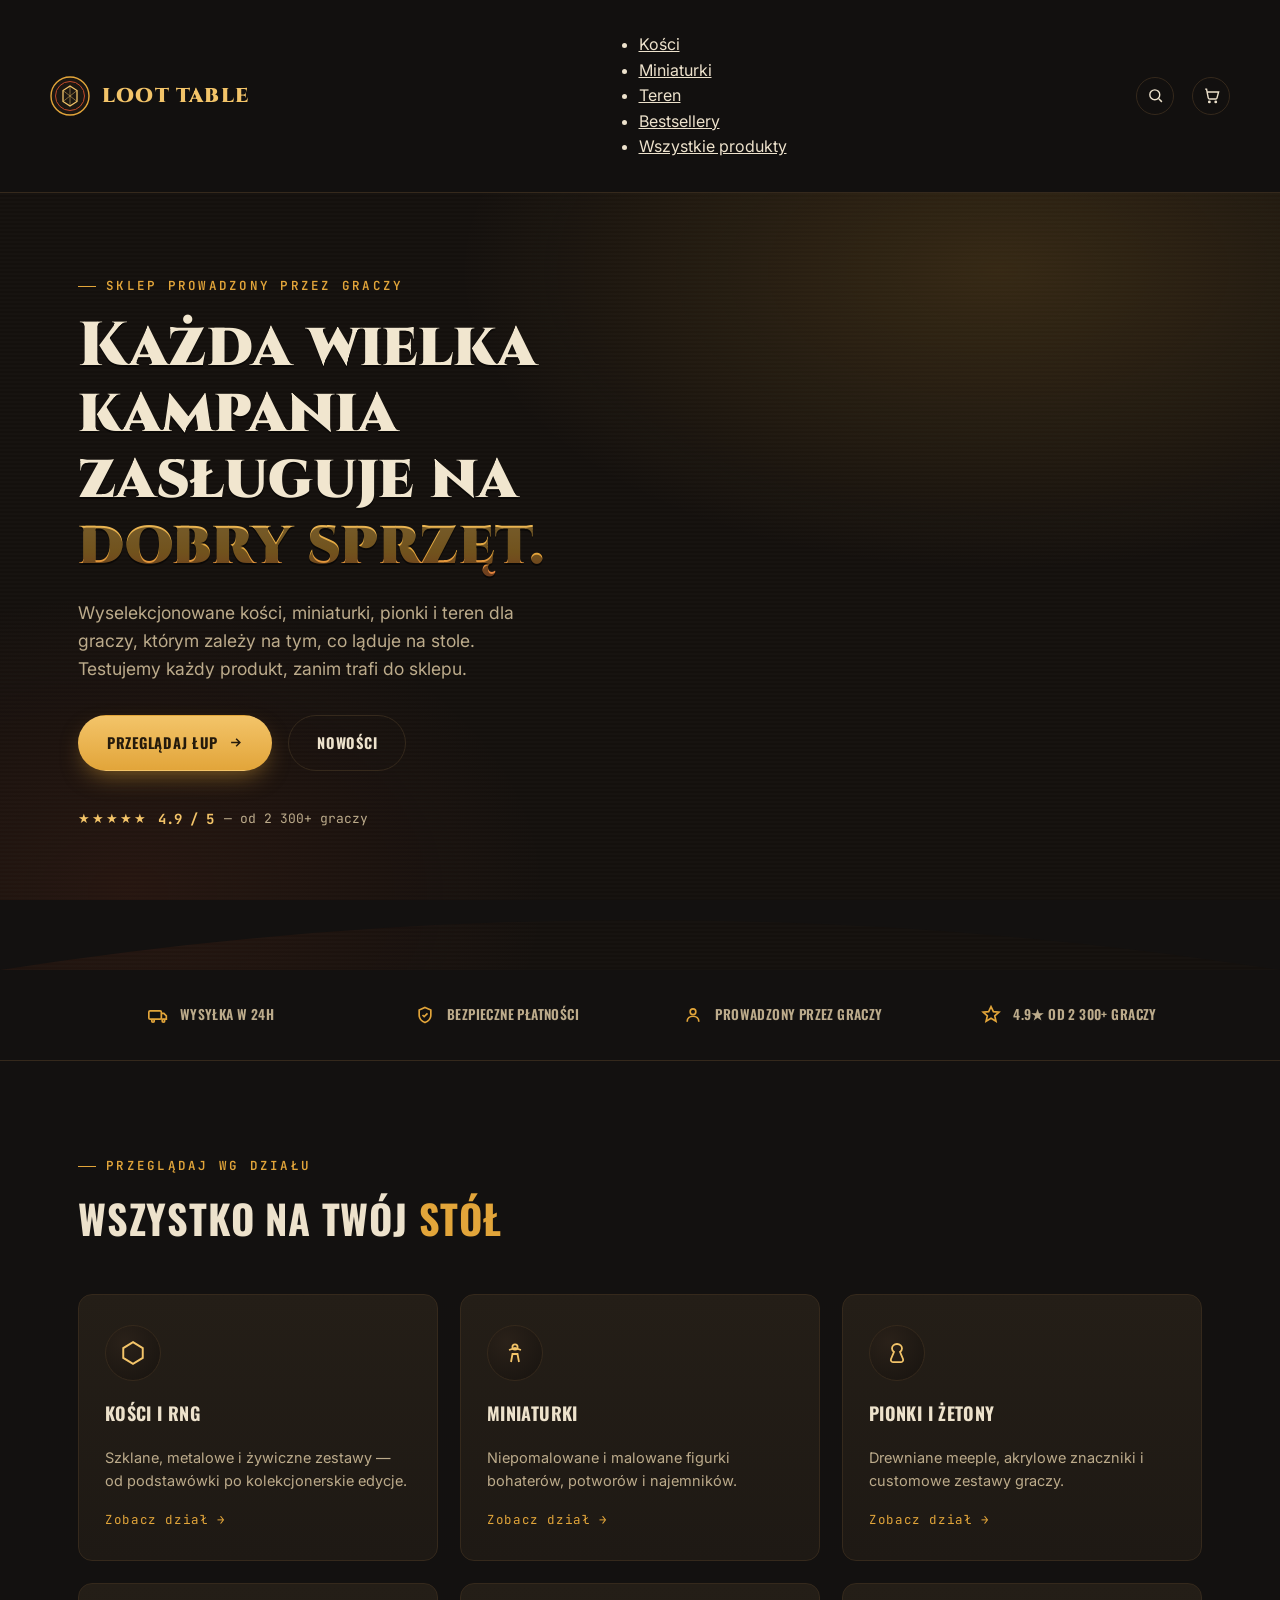
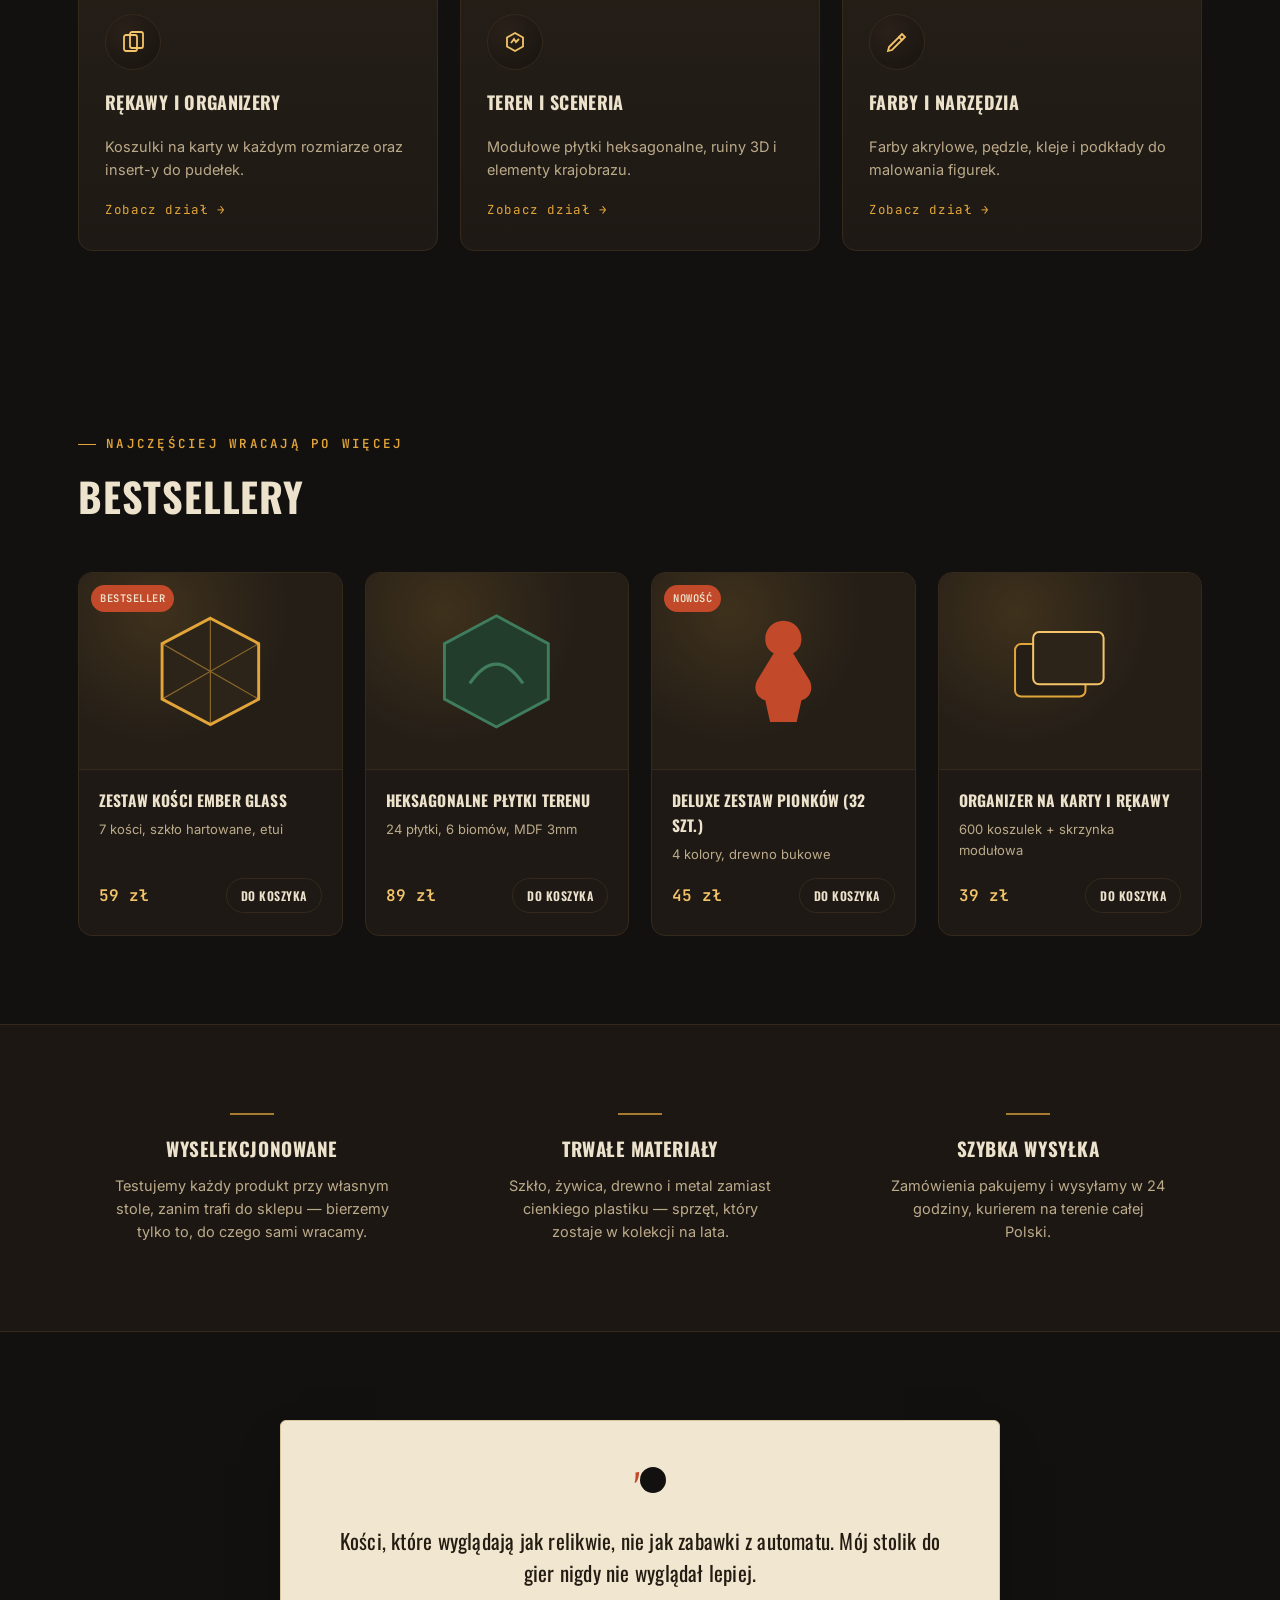
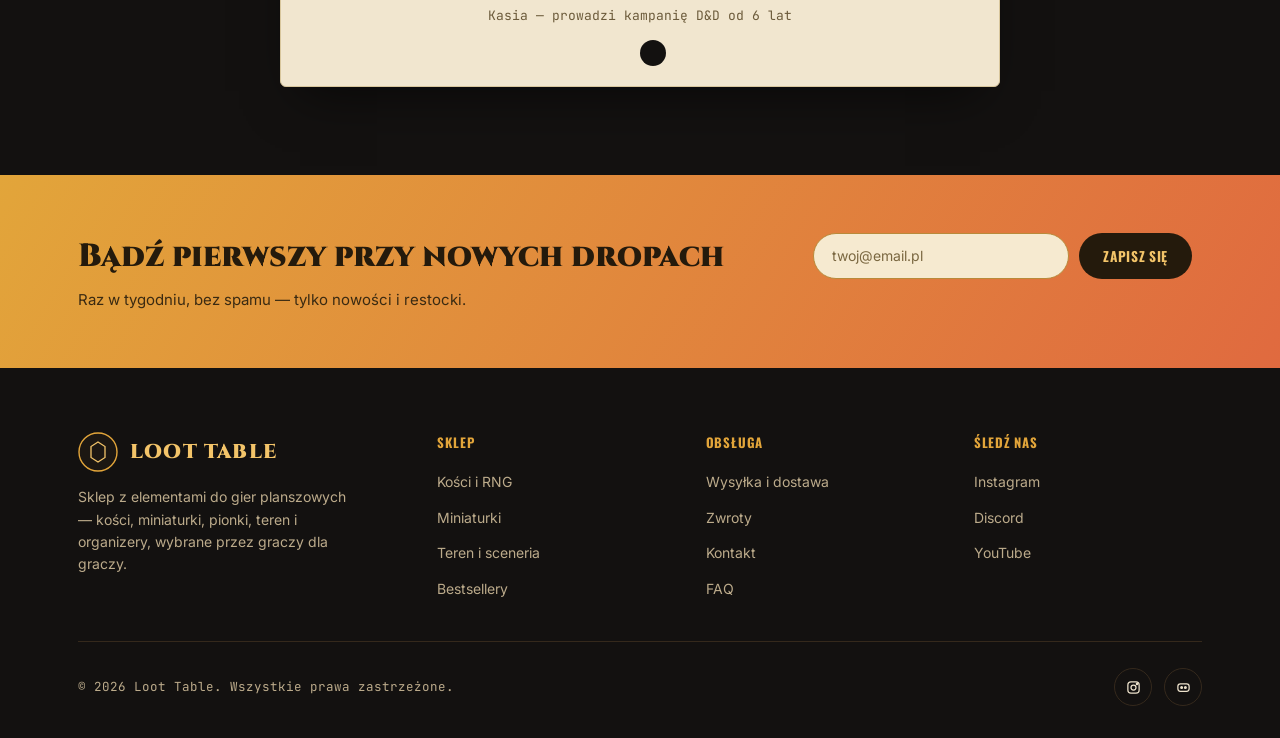
<file: index.html>
<!DOCTYPE html>
<html lang="pl">
<head>
<meta charset="UTF-8">
<meta name="viewport" content="width=device-width, initial-scale=1.0">
<title>Loot Table — Sklep dla graczy planszówkowych</title>
<meta name="description" content="Kości, miniaturki, pionki, teren i organizery do gier planszowych. Wyselekcjonowane, testowane przy stole.">
<link rel="preconnect" href="https://fonts.googleapis.com">
<link rel="preconnect" href="https://fonts.gstatic.com" crossorigin>
<link href="https://fonts.googleapis.com/css2?family=Cinzel:wght@600;700;900&family=Oswald:wght@500;600;700&family=Inter:wght@400;500;600&family=JetBrains+Mono:wght@500;600&display=swap" rel="stylesheet">
<style>
  :root{
    --bg: #131110;
    --bg-1: #1c1712;
    --panel: #1e1914;
    --panel-2: #241e17;
    --line: #35291c;
    --gold: #e2a53a;
    --gold-2: #f3c469;
    --ember: #c24a2a;
    --ember-2: #e06a3f;
    --parchment: #f1e6cf;
    --ink: #241c12;
    --text: #ede2cc;
    --text-muted: #bcab8b;
    --emerald: #3f7d5c;
    --slate: #6c7580;
    --radius: 14px;
    --wrap: 1180px;
  }

  *{box-sizing:border-box;}
  html{scroll-behavior:smooth;}
  @media (prefers-reduced-motion: reduce){
    html{scroll-behavior:auto;}
    *{animation-duration:0.001ms !important; animation-iteration-count:1 !important; transition-duration:0.001ms !important;}
  }

  body{
    margin:0;
    background:var(--bg);
    color:var(--text);
    font-family:'Inter', sans-serif;
    font-size:16px;
    line-height:1.6;
    -webkit-font-smoothing:antialiased;
  }

  img,svg{display:block; max-width:100%;}
  a{color:inherit;}
  .wrap{max-width:var(--wrap); margin:0 auto; padding:0 28px;}
  .eyebrow{
    font-family:'JetBrains Mono', monospace;
    font-size:12.5px;
    font-weight:600;
    letter-spacing:.18em;
    text-transform:uppercase;
    color:var(--gold);
    display:inline-flex;
    align-items:center;
    gap:10px;
  }
  .eyebrow::before{
    content:"";
    width:18px; height:1px;
    background:var(--gold);
    display:inline-block;
  }
  .section-title{
    font-family:'Oswald', sans-serif;
    font-weight:700;
    text-transform:uppercase;
    letter-spacing:.02em;
    font-size:clamp(28px, 3.6vw, 40px);
    color:var(--text);
    margin:10px 0 0;
  }
  .section-title em{color:var(--gold); font-style:normal;}
  section{padding:88px 0;}

  :focus-visible{outline:2px solid var(--gold-2); outline-offset:3px;}

  /* ---------- seal mark ---------- */
  .seal{
    width:40px; height:40px; flex-shrink:0;
  }

  /* ---------- header ---------- */
  header.site{
    position:sticky; top:0; z-index:50;
    background:rgba(19,17,16,.86);
    backdrop-filter:blur(10px);
    border-bottom:1px solid var(--line);
  }
  header.site .bar{
    display:flex; align-items:center; justify-content:space-between;
    padding:16px 0;
  }
  .brand{display:flex; align-items:center; gap:12px; text-decoration:none;}
  .brand-word{
    font-family:'Cinzel', serif;
    font-weight:900;
    font-size:20px;
    letter-spacing:.06em;
    color:var(--gold-2);
    text-transform:uppercase;
  }
  nav.links{display:flex; gap:32px; list-style:none; margin:0; padding:0;}
  nav.links a{
    font-family:'Oswald', sans-serif;
    font-size:14px;
    font-weight:600;
    letter-spacing:.04em;
    text-transform:uppercase;
    text-decoration:none;
    color:var(--text-muted);
    transition:color .15s ease;
  }
  nav.links a:hover{color:var(--gold-2);}
  .header-actions{display:flex; align-items:center; gap:18px;}
  .icon-btn{
    background:none; border:1px solid var(--line); color:var(--text);
    width:38px; height:38px; border-radius:50%;
    display:flex; align-items:center; justify-content:center;
    cursor:pointer; transition:border-color .15s ease, color .15s ease;
  }
  .icon-btn:hover{border-color:var(--gold); color:var(--gold-2);}
  .nav-toggle{display:none; background:none; border:none; color:var(--text); cursor:pointer;}

  /* ---------- hero ---------- */
  .hero{
    position:relative;
    overflow:hidden;
    padding:76px 0 0;
    background:
      radial-gradient(ellipse 900px 500px at 78% 10%, rgba(226,165,58,.16), transparent 60%),
      radial-gradient(ellipse 700px 500px at 10% 90%, rgba(194,74,42,.10), transparent 60%),
      repeating-linear-gradient(180deg, #171310 0px, #171310 2px, #14100d 2px, #14100d 4px),
      var(--bg);
  }
  .hero-grid{
    display:grid;
    grid-template-columns:1.05fr .95fr;
    gap:40px;
    align-items:center;
  }
  .hero-copy h1{
    font-family:'Cinzel', serif;
    font-weight:900;
    font-size:clamp(38px, 5.4vw, 62px);
    line-height:1.06;
    margin:18px 0 22px;
    color:var(--parchment);
    text-shadow:0 2px 0 rgba(0,0,0,.5);
  }
  .hero-copy h1 span{
    background:linear-gradient(180deg, var(--gold-2), var(--gold) 60%, var(--ember-2));
    -webkit-background-clip:text;
    background-clip:text;
    color:transparent;
  }
  .hero-copy p{
    color:var(--text-muted);
    font-size:17.5px;
    max-width:480px;
    margin:0 0 32px;
  }
  .hero-ctas{display:flex; gap:16px; flex-wrap:wrap; margin-bottom:34px;}
  .btn{
    font-family:'Oswald', sans-serif;
    font-weight:700;
    font-size:14.5px;
    letter-spacing:.05em;
    text-transform:uppercase;
    text-decoration:none;
    padding:15px 28px;
    border-radius:999px;
    display:inline-flex;
    align-items:center;
    gap:10px;
    cursor:pointer;
    border:1px solid transparent;
    transition:transform .15s ease, box-shadow .15s ease, background .15s ease;
  }
  .btn:hover{transform:translateY(-2px);}
  .btn-primary{
    background:linear-gradient(180deg, var(--gold-2), var(--gold));
    color:#241a0c;
    box-shadow:0 10px 24px -8px rgba(226,165,58,.55);
  }
  .btn-primary:hover{box-shadow:0 14px 28px -8px rgba(226,165,58,.7);}
  .btn-ghost{
    background:transparent;
    border-color:var(--line);
    color:var(--text);
  }
  .btn-ghost:hover{border-color:var(--gold); color:var(--gold-2);}

  .rating-chip{
    display:inline-flex; align-items:center; gap:10px;
    font-family:'JetBrains Mono', monospace;
    font-size:13px;
    color:var(--text-muted);
  }
  .rating-chip strong{color:var(--gold-2); font-size:14px;}
  .stars{color:var(--gold-2); letter-spacing:2px;}

  /* hero flatlay illustration */
  .flatlay{
    position:relative;
    aspect-ratio:1/1;
    max-width:480px;
    margin:0 auto;
  }
  .flatlay .table-glow{
    position:absolute; inset:6%;
    border-radius:50%;
    background:radial-gradient(circle at 50% 45%, rgba(226,165,58,.14), transparent 65%);
  }
  .flatlay .piece{
    position:absolute;
    filter:drop-shadow(0 10px 16px rgba(0,0,0,.5));
  }
  .flatlay .piece.p1{ width:34%; top:4%; left:8%; transform:rotate(-14deg); }
  .flatlay .piece.p2{ width:30%; top:8%; right:4%; transform:rotate(10deg); }
  .flatlay .piece.p3{ width:26%; bottom:6%; left:2%; transform:rotate(6deg); }
  .flatlay .piece.p4{ width:40%; bottom:0%; right:8%; transform:rotate(-6deg); }
  .flatlay .piece.p5{ width:22%; top:38%; left:38%; transform:rotate(18deg); }

  /* arch divider */
  .arch-divider{
    position:relative;
    height:70px;
    margin-top:70px;
  }
  .arch-divider svg{width:100%; height:100%;}

  /* ---------- trust bar ---------- */
  .trust-bar{
    padding:34px 0;
    border-bottom:1px solid var(--line);
  }
  .trust-grid{
    display:grid;
    grid-template-columns:repeat(4, 1fr);
    gap:20px;
  }
  .trust-item{
    display:flex; align-items:center; gap:12px;
    justify-content:center;
    font-family:'Oswald', sans-serif;
    font-size:13.5px;
    font-weight:600;
    letter-spacing:.03em;
    text-transform:uppercase;
    color:var(--text-muted);
    text-align:center;
  }
  .trust-item svg{color:var(--gold); flex-shrink:0;}

  /* ---------- categories ---------- */
  .cat-head{display:flex; align-items:flex-end; justify-content:space-between; gap:20px; margin-bottom:44px; flex-wrap:wrap;}
  .cat-grid{
    display:grid;
    grid-template-columns:repeat(3, 1fr);
    gap:22px;
  }
  .cat-card{
    background:linear-gradient(180deg, var(--panel-2), var(--panel));
    border:1px solid var(--line);
    border-radius:var(--radius);
    padding:30px 26px;
    text-decoration:none;
    display:flex;
    flex-direction:column;
    gap:18px;
    transition:border-color .18s ease, transform .18s ease;
  }
  .cat-card:hover{border-color:var(--gold); transform:translateY(-4px);}
  .cat-badge{
    width:56px; height:56px;
    border-radius:50%;
    background:radial-gradient(circle at 35% 30%, #2a2119, #17130f);
    border:1px solid var(--line);
    display:flex; align-items:center; justify-content:center;
    color:var(--gold-2);
  }
  .cat-card h3{
    font-family:'Oswald', sans-serif;
    text-transform:uppercase;
    font-size:18px;
    letter-spacing:.02em;
    margin:0;
    color:var(--text);
  }
  .cat-card p{margin:0; color:var(--text-muted); font-size:14.5px;}
  .cat-card .go{
    margin-top:auto;
    font-family:'JetBrains Mono', monospace;
    font-size:12.5px;
    color:var(--gold);
    letter-spacing:.05em;
  }

  /* ---------- bestsellers ---------- */
  .prod-grid{
    display:grid;
    grid-template-columns:repeat(4, 1fr);
    gap:22px;
  }
  .prod-card{
    background:var(--panel);
    border:1px solid var(--line);
    border-radius:var(--radius);
    overflow:hidden;
    display:flex; flex-direction:column;
    transition:border-color .18s ease, transform .18s ease;
  }
  .prod-card:hover{border-color:var(--gold); transform:translateY(-4px);}
  .prod-media{
    aspect-ratio:4/3;
    background:
      radial-gradient(circle at 30% 20%, rgba(226,165,58,.14), transparent 55%),
      var(--panel-2);
    display:flex; align-items:center; justify-content:center;
    position:relative;
    border-bottom:1px solid var(--line);
  }
  .prod-media svg{width:46%; color:var(--gold-2);}
  .prod-tag{
    position:absolute; top:12px; left:12px;
    background:var(--ember);
    color:var(--parchment);
    font-family:'JetBrains Mono', monospace;
    font-size:10.5px; font-weight:600; letter-spacing:.05em;
    text-transform:uppercase;
    padding:5px 9px;
    border-radius:999px;
  }
  .prod-body{padding:18px 20px 22px; display:flex; flex-direction:column; gap:6px; flex:1;}
  .prod-body h4{
    font-family:'Oswald', sans-serif;
    font-size:15.5px;
    text-transform:uppercase;
    letter-spacing:.01em;
    margin:0;
    color:var(--text);
  }
  .prod-body .meta{color:var(--text-muted); font-size:13px; margin:0 0 8px;}
  .prod-foot{display:flex; align-items:center; justify-content:space-between; margin-top:auto;}
  .price{
    font-family:'JetBrains Mono', monospace;
    font-weight:600;
    font-size:16px;
    color:var(--gold-2);
  }
  .add-btn{
    background:none; border:1px solid var(--line); color:var(--text);
    font-family:'Oswald', sans-serif; font-size:12px; font-weight:600;
    letter-spacing:.04em; text-transform:uppercase;
    padding:8px 14px; border-radius:999px; cursor:pointer;
    transition:border-color .15s ease, color .15s ease;
  }
  .add-btn:hover{border-color:var(--gold); color:var(--gold-2);}

  /* ---------- benefits ---------- */
  .benefits{
    background:var(--bg-1);
    border-top:1px solid var(--line);
    border-bottom:1px solid var(--line);
  }
  .benefit-grid{
    display:grid;
    grid-template-columns:repeat(3, 1fr);
    gap:40px;
  }
  .benefit{text-align:center; padding:0 10px;}
  .benefit .num{
    font-family:'Cinzel', serif;
    font-weight:700;
    font-size:13px;
    letter-spacing:.2em;
    color:var(--ember-2);
    text-transform:uppercase;
  }
  .benefit h3{
    font-family:'Oswald', sans-serif;
    text-transform:uppercase;
    font-size:19px;
    letter-spacing:.03em;
    margin:10px 0 10px;
    color:var(--text);
  }
  .benefit p{color:var(--text-muted); font-size:14.5px; margin:0; max-width:280px; margin-inline:auto;}
  .benefit-rule{width:44px; height:2px; background:var(--gold); margin:0 auto 18px; opacity:.7;}

  /* ---------- quote ---------- */
  .quote-wrap{display:flex; justify-content:center;}
  .quote-card{
    position:relative;
    max-width:720px;
    background:var(--parchment);
    color:var(--ink);
    border:1px solid #d8c69c;
    border-radius:6px;
    padding:46px 56px;
    text-align:center;
    box-shadow:0 24px 50px -20px rgba(0,0,0,.6);
  }
  .quote-card::before, .quote-card::after{
    content:"";
    position:absolute;
    width:26px; height:26px;
    background:var(--bg);
    border-radius:50%;
  }
  .quote-mark{
    font-family:'Cinzel', serif;
    font-size:52px;
    color:var(--ember);
    line-height:1;
    display:block;
    margin-bottom:6px;
  }
  .quote-card p.text{
    font-family:'Oswald', sans-serif;
    font-size:clamp(17px, 2.1vw, 21px);
    line-height:1.5;
    margin:0 0 18px;
    text-transform:none;
    letter-spacing:.01em;
  }
  .quote-card .who{
    font-family:'JetBrains Mono', monospace;
    font-size:13px;
    color:#6b5a3a;
  }

  /* ---------- cta band ---------- */
  .cta-band{
    background:linear-gradient(120deg, var(--gold), var(--ember-2));
    padding:56px 0;
  }
  .cta-band .inner{
    display:flex; align-items:center; justify-content:space-between; gap:30px; flex-wrap:wrap;
  }
  .cta-band h2{
    font-family:'Cinzel', serif;
    font-weight:900;
    font-size:clamp(24px, 3vw, 32px);
    color:#241a0c;
    margin:0 0 6px;
  }
  .cta-band p{margin:0; color:#3a2a12; font-size:15px;}
  .cta-form{display:flex; gap:10px; flex-wrap:wrap;}
  .cta-form input{
    background:#f6ead0;
    border:1px solid #b98a3a;
    border-radius:999px;
    padding:13px 18px;
    font-family:'Inter', sans-serif;
    font-size:14px;
    color:#241a0c;
    min-width:240px;
  }
  .cta-form input::placeholder{color:#7a6740;}
  .cta-form button{
    background:#241a0c;
    color:var(--gold-2);
    border:none;
    border-radius:999px;
    padding:13px 24px;
    font-family:'Oswald', sans-serif;
    font-weight:700;
    font-size:13.5px;
    letter-spacing:.05em;
    text-transform:uppercase;
    cursor:pointer;
  }
  .form-note{
    width:100%;
    font-family:'JetBrains Mono', monospace;
    font-size:12px;
    color:#3a2a12;
    margin-top:6px;
    min-height:16px;
  }

  /* ---------- footer ---------- */
  footer{padding:64px 0 32px; background:var(--bg);}
  .footer-grid{
    display:grid;
    grid-template-columns:1.4fr 1fr 1fr 1fr;
    gap:40px;
    padding-bottom:40px;
    border-bottom:1px solid var(--line);
  }
  .footer-brand p{color:var(--text-muted); font-size:14px; max-width:280px; margin:14px 0 0;}
  .footer-col h5{
    font-family:'Oswald', sans-serif;
    text-transform:uppercase;
    font-size:13px;
    letter-spacing:.06em;
    color:var(--gold);
    margin:0 0 16px;
  }
  .footer-col ul{list-style:none; margin:0; padding:0; display:flex; flex-direction:column; gap:10px;}
  .footer-col a{color:var(--text-muted); text-decoration:none; font-size:14px; transition:color .15s ease;}
  .footer-col a:hover{color:var(--gold-2);}
  .footer-bottom{
    display:flex; align-items:center; justify-content:space-between;
    padding-top:26px; flex-wrap:wrap; gap:12px;
  }
  .footer-bottom p{margin:0; color:var(--text-muted); font-size:12.5px; font-family:'JetBrains Mono', monospace;}
  .socials{display:flex; gap:12px;}

  /* ---------- responsive ---------- */
  @media (max-width: 980px){
    nav.links{display:none;}
    .nav-toggle{display:flex; align-items:center;}
    .hero-grid{grid-template-columns:1fr;}
    .flatlay{margin-top:20px;}
    .trust-grid{grid-template-columns:repeat(2,1fr);}
    .cat-grid{grid-template-columns:repeat(2,1fr);}
    .prod-grid{grid-template-columns:repeat(2,1fr);}
    .benefit-grid{grid-template-columns:1fr; gap:36px;}
    .footer-grid{grid-template-columns:1fr 1fr; row-gap:32px;}
  }
  @media (max-width: 620px){
    section{padding:60px 0;}
    .cat-grid{grid-template-columns:1fr;}
    .prod-grid{grid-template-columns:1fr;}
    .quote-card{padding:36px 24px;}
    .cta-band .inner{flex-direction:column; align-items:flex-start;}
    .footer-grid{grid-template-columns:1fr;}
    .trust-grid{grid-template-columns:1fr;}
  }
</style>
</head>
<body>

<header class="site">
  <div class="wrap bar">
    <a class="brand" href="#top">
      <svg class="seal" viewBox="0 0 40 40" fill="none" aria-hidden="true">
        <circle cx="20" cy="20" r="19" fill="#1c1712" stroke="#e2a53a" stroke-width="1.4"/>
        <circle cx="20" cy="20" r="14.5" fill="none" stroke="#c24a2a" stroke-width="1"/>
        <path d="M20 10 L27 14.5 V25.5 L20 30 L13 25.5 V14.5 Z" fill="none" stroke="#f3c469" stroke-width="1.3"/>
        <path d="M20 10 V30 M13 14.5 L27 25.5 M27 14.5 L13 25.5" stroke="#f3c469" stroke-width=".7" opacity=".7"/>
      </svg>
      <span class="brand-word">Loot Table</span>
    </a>
    <ul class="links">
      <li><a href="#kategorie">Kości</a></li>
      <li><a href="#kategorie">Miniaturki</a></li>
      <li><a href="#kategorie">Teren</a></li>
      <li><a href="#bestsellery">Bestsellery</a></li>
      <li><a href="#kategorie">Wszystkie produkty</a></li>
    </ul>
    <div class="header-actions">
      <button class="icon-btn" aria-label="Szukaj">
        <svg width="17" height="17" viewBox="0 0 24 24" fill="none" stroke="currentColor" stroke-width="2"><circle cx="11" cy="11" r="7"/><path d="M21 21l-4.3-4.3"/></svg>
      </button>
      <button class="icon-btn" aria-label="Koszyk, 0 produktów">
        <svg width="17" height="17" viewBox="0 0 24 24" fill="none" stroke="currentColor" stroke-width="2"><path d="M3 3h2l2.4 12.4a2 2 0 0 0 2 1.6h8.4a2 2 0 0 0 2-1.6L22 7H6"/><circle cx="9" cy="21" r="1"/><circle cx="18" cy="21" r="1"/></svg>
      </button>
      <button class="nav-toggle icon-btn" aria-label="Menu">
        <svg width="18" height="18" viewBox="0 0 24 24" fill="none" stroke="currentColor" stroke-width="2"><path d="M3 6h18M3 12h18M3 18h18"/></svg>
      </button>
    </div>
  </div>
</header>

<main id="top">

  <section class="hero">
    <div class="wrap hero-grid">
      <div class="hero-copy">
        <span class="eyebrow">Sklep prowadzony przez graczy</span>
        <h1>Każda wielka kampania<br>zasługuje na <span>dobry sprzęt.</span></h1>
        <p>Wyselekcjonowane kości, miniaturki, pionki i teren dla graczy, którym zależy na tym, co ląduje na stole. Testujemy każdy produkt, zanim trafi do sklepu.</p>
        <div class="hero-ctas">
          <a class="btn btn-primary" href="#kategorie">Przeglądaj łup
            <svg width="15" height="15" viewBox="0 0 24 24" fill="none" stroke="currentColor" stroke-width="2.4"><path d="M5 12h14M13 6l6 6-6 6"/></svg>
          </a>
          <a class="btn btn-ghost" href="#bestsellery">Nowości</a>
        </div>
        <div class="rating-chip">
          <span class="stars">★★★★★</span>
          <strong>4.9 / 5</strong> — od 2 300+ graczy
        </div>
      </div>

      <div class="flatlay" aria-hidden="true">
        <div class="table-glow"></div>

        <svg class="piece p1" viewBox="0 0 100 100"><!-- hex tile forest -->
          <polygon points="50,4 93,27 93,73 50,96 7,73 7,27" fill="#233d2c" stroke="#3f7d5c" stroke-width="2"/>
          <path d="M30 60 Q50 30 70 60" fill="none" stroke="#3f7d5c" stroke-width="2.5" opacity=".8"/>
          <circle cx="50" cy="48" r="6" fill="#3f7d5c"/>
        </svg>

        <svg class="piece p2" viewBox="0 0 100 100"><!-- d20 -->
          <polygon points="50,4 93,27 93,73 50,96 7,73 7,27" fill="#241e17" stroke="#e2a53a" stroke-width="2.4"/>
          <path d="M50 4V96M7 27L93 73M93 27L7 73" stroke="#e2a53a" stroke-width="1" opacity=".55"/>
          <text x="50" y="57" text-anchor="middle" font-family="Oswald, sans-serif" font-weight="700" font-size="26" fill="#f3c469">20</text>
        </svg>

        <svg class="piece p3" viewBox="0 0 100 100"><!-- meeple -->
          <path d="M50 8 C41 8 35 15 35 23 C35 29 38 33 42 35 L28 58 C25 65 28 72 35 74 L39 92 L61 92 L65 74 C72 72 75 65 72 58 L58 35 C62 33 65 29 65 23 C65 15 59 8 50 8 Z" fill="#c24a2a"/>
        </svg>

        <svg class="piece p4" viewBox="0 0 120 90"><!-- card sleeves box -->
          <rect x="6" y="18" width="70" height="52" rx="6" fill="#241e17" stroke="#e2a53a" stroke-width="2"/>
          <rect x="18" y="6" width="70" height="52" rx="6" fill="#2c2418" stroke="#f3c469" stroke-width="2"/>
          <rect x="30" y="16" width="46" height="32" rx="3" fill="none" stroke="#e2a53a" stroke-width="1.4" opacity=".7"/>
        </svg>

        <svg class="piece p5" viewBox="0 0 100 100"><!-- d6 -->
          <rect x="10" y="10" width="80" height="80" rx="14" fill="#2c2418" stroke="#e2a53a" stroke-width="2.4"/>
          <circle cx="30" cy="30" r="6.5" fill="#f3c469"/>
          <circle cx="70" cy="30" r="6.5" fill="#f3c469"/>
          <circle cx="50" cy="50" r="6.5" fill="#f3c469"/>
          <circle cx="30" cy="70" r="6.5" fill="#f3c469"/>
          <circle cx="70" cy="70" r="6.5" fill="#f3c469"/>
        </svg>
      </div>
    </div>

    <div class="arch-divider" aria-hidden="true">
      <svg viewBox="0 0 1200 70" preserveAspectRatio="none">
        <path d="M0,0 L0,70 Q600,-30 1200,70 L1200,0 Z" fill="#131110"/>
      </svg>
    </div>
  </section>

  <section class="trust-bar">
    <div class="wrap trust-grid">
      <div class="trust-item">
        <svg width="20" height="20" viewBox="0 0 24 24" fill="none" stroke="currentColor" stroke-width="2"><rect x="1" y="7" width="15" height="10" rx="1.5"/><path d="M16 10h3l3 3v4h-6"/><circle cx="6" cy="19" r="1.6"/><circle cx="18.5" cy="19" r="1.6"/></svg>
        Wysyłka w 24h
      </div>
      <div class="trust-item">
        <svg width="20" height="20" viewBox="0 0 24 24" fill="none" stroke="currentColor" stroke-width="2"><path d="M12 3l7 3v6c0 4.5-3 7.5-7 9-4-1.5-7-4.5-7-9V6l7-3z"/><path d="M9 12l2 2 4-4"/></svg>
        Bezpieczne płatności
      </div>
      <div class="trust-item">
        <svg width="20" height="20" viewBox="0 0 24 24" fill="none" stroke="currentColor" stroke-width="2"><circle cx="12" cy="8" r="3.4"/><path d="M5 20c0-4 3-6.5 7-6.5s7 2.5 7 6.5"/></svg>
        Prowadzony przez graczy
      </div>
      <div class="trust-item">
        <svg width="20" height="20" viewBox="0 0 24 24" fill="none" stroke="currentColor" stroke-width="2"><path d="M12 2l2.9 6 6.6.6-5 4.4 1.5 6.5L12 16l-5.9 3.5L7.6 13l-5-4.4 6.6-.6L12 2z"/></svg>
        4.9★ od 2 300+ graczy
      </div>
    </div>
  </section>

  <section id="kategorie">
    <div class="wrap">
      <div class="cat-head">
        <div>
          <span class="eyebrow">Przeglądaj wg działu</span>
          <h2 class="section-title">Wszystko na twój <em>stół</em></h2>
        </div>
      </div>

      <div class="cat-grid">
        <a class="cat-card" href="#">
          <div class="cat-badge">
            <svg width="26" height="26" viewBox="0 0 24 24" fill="none" stroke="currentColor" stroke-width="1.8"><polygon points="12,2 21,7.5 21,16.5 12,22 3,16.5 3,7.5"/></svg>
          </div>
          <h3>Kości i RNG</h3>
          <p>Szklane, metalowe i żywiczne zestawy — od podstawówki po kolekcjonerskie edycje.</p>
          <span class="go">Zobacz dział →</span>
        </a>
        <a class="cat-card" href="#">
          <div class="cat-badge">
            <svg width="24" height="24" viewBox="0 0 24 24" fill="none" stroke="currentColor" stroke-width="1.8"><circle cx="12" cy="6" r="2.6"/><path d="M8 21l1.5-8h5L16 21M6 9l6-2 6 2"/></svg>
          </div>
          <h3>Miniaturki</h3>
          <p>Niepomalowane i malowane figurki bohaterów, potworów i najemników.</p>
          <span class="go">Zobacz dział →</span>
        </a>
        <a class="cat-card" href="#">
          <div class="cat-badge">
            <svg width="24" height="24" viewBox="0 0 24 24" fill="none" stroke="currentColor" stroke-width="1.8"><path d="M12 3c-3 0-5 2-5 4.5 0 1.6 1 2.7 2 3.4L6 18c-.6 1.6.4 3 2 3.2h8c1.6-.2 2.6-1.6 2-3.2l-3-7.1c1-.7 2-1.8 2-3.4C17 5 15 3 12 3z"/></svg>
          </div>
          <h3>Pionki i żetony</h3>
          <p>Drewniane meeple, akrylowe znaczniki i customowe zestawy graczy.</p>
          <span class="go">Zobacz dział →</span>
        </a>
        <a class="cat-card" href="#">
          <div class="cat-badge">
            <svg width="24" height="24" viewBox="0 0 24 24" fill="none" stroke="currentColor" stroke-width="1.8"><rect x="3" y="5" width="13" height="16" rx="2"/><rect x="9" y="2" width="13" height="16" rx="2"/></svg>
          </div>
          <h3>Rękawy i organizery</h3>
          <p>Koszulki na karty w każdym rozmiarze oraz insert-y do pudełek.</p>
          <span class="go">Zobacz dział →</span>
        </a>
        <a class="cat-card" href="#">
          <div class="cat-badge">
            <svg width="24" height="24" viewBox="0 0 24 24" fill="none" stroke="currentColor" stroke-width="1.8"><polygon points="12,3 20,7.5 20,16.5 12,21 4,16.5 4,7.5"/><path d="M8 13l3-4 2 3 3-3"/></svg>
          </div>
          <h3>Teren i sceneria</h3>
          <p>Modułowe płytki heksagonalne, ruiny 3D i elementy krajobrazu.</p>
          <span class="go">Zobacz dział →</span>
        </a>
        <a class="cat-card" href="#">
          <div class="cat-badge">
            <svg width="24" height="24" viewBox="0 0 24 24" fill="none" stroke="currentColor" stroke-width="1.8"><path d="M3 21l4-1 10-10-3-3L4 17l-1 4z"/><path d="M14 7l3-3 3 3-3 3"/></svg>
          </div>
          <h3>Farby i narzędzia</h3>
          <p>Farby akrylowe, pędzle, kleje i podkłady do malowania figurek.</p>
          <span class="go">Zobacz dział →</span>
        </a>
      </div>
    </div>
  </section>

  <section id="bestsellery">
    <div class="wrap">
      <div class="cat-head">
        <div>
          <span class="eyebrow">Najczęściej wracają po więcej</span>
          <h2 class="section-title">Bestsellery</h2>
        </div>
      </div>

      <div class="prod-grid">
        <div class="prod-card">
          <div class="prod-media">
            <span class="prod-tag">Bestseller</span>
            <svg viewBox="0 0 100 100" fill="none"><polygon points="50,6 90,27 90,73 50,94 10,73 10,27" fill="#2c2418" stroke="#e2a53a" stroke-width="2.4"/><path d="M50 6V94M10 27L90 73M90 27L10 73" stroke="#e2a53a" stroke-width="1" opacity=".5"/></svg>
          </div>
          <div class="prod-body">
            <h4>Zestaw kości Ember Glass</h4>
            <p class="meta">7 kości, szkło hartowane, etui</p>
            <div class="prod-foot">
              <span class="price">59 zł</span>
              <button class="add-btn">Do koszyka</button>
            </div>
          </div>
        </div>

        <div class="prod-card">
          <div class="prod-media">
            <svg viewBox="0 0 100 100" fill="none"><polygon points="50,4 93,27 93,73 50,96 7,73 7,27" fill="#233d2c" stroke="#3f7d5c" stroke-width="2.4"/><path d="M28 60 Q50 28 72 60" stroke="#3f7d5c" stroke-width="2.6" fill="none"/></svg>
          </div>
          <div class="prod-body">
            <h4>Heksagonalne płytki terenu</h4>
            <p class="meta">24 płytki, 6 biomów, MDF 3mm</p>
            <div class="prod-foot">
              <span class="price">89 zł</span>
              <button class="add-btn">Do koszyka</button>
            </div>
          </div>
        </div>

        <div class="prod-card">
          <div class="prod-media">
            <span class="prod-tag">Nowość</span>
            <svg viewBox="0 0 100 100" fill="none"><path d="M50 8 C41 8 35 15 35 23 C35 29 38 33 42 35 L28 58 C25 65 28 72 35 74 L39 92 L61 92 L65 74 C72 72 75 65 72 58 L58 35 C62 33 65 29 65 23 C65 15 59 8 50 8 Z" fill="#c24a2a"/></svg>
          </div>
          <div class="prod-body">
            <h4>Deluxe zestaw pionków (32 szt.)</h4>
            <p class="meta">4 kolory, drewno bukowe</p>
            <div class="prod-foot">
              <span class="price">45 zł</span>
              <button class="add-btn">Do koszyka</button>
            </div>
          </div>
        </div>

        <div class="prod-card">
          <div class="prod-media">
            <svg viewBox="0 0 120 90" fill="none"><rect x="6" y="18" width="70" height="52" rx="6" fill="#241e17" stroke="#e2a53a" stroke-width="2"/><rect x="24" y="6" width="70" height="52" rx="6" fill="#2c2418" stroke="#f3c469" stroke-width="2"/></svg>
          </div>
          <div class="prod-body">
            <h4>Organizer na karty i rękawy</h4>
            <p class="meta">600 koszulek + skrzynka modułowa</p>
            <div class="prod-foot">
              <span class="price">39 zł</span>
              <button class="add-btn">Do koszyka</button>
            </div>
          </div>
        </div>
      </div>
    </div>
  </section>

  <section class="benefits">
    <div class="wrap benefit-grid">
      <div class="benefit">
        <div class="benefit-rule"></div>
        <h3>Wyselekcjonowane</h3>
        <p>Testujemy każdy produkt przy własnym stole, zanim trafi do sklepu — bierzemy tylko to, do czego sami wracamy.</p>
      </div>
      <div class="benefit">
        <div class="benefit-rule"></div>
        <h3>Trwałe materiały</h3>
        <p>Szkło, żywica, drewno i metal zamiast cienkiego plastiku — sprzęt, który zostaje w kolekcji na lata.</p>
      </div>
      <div class="benefit">
        <div class="benefit-rule"></div>
        <h3>Szybka wysyłka</h3>
        <p>Zamówienia pakujemy i wysyłamy w 24 godziny, kurierem na terenie całej Polski.</p>
      </div>
    </div>
  </section>

  <section class="quote-sec">
    <div class="wrap quote-wrap">
      <div class="quote-card">
        <span class="quote-mark" aria-hidden="true">"</span>
        <p class="text">Kości, które wyglądają jak relikwie, nie jak zabawki z automatu. Mój stolik do gier nigdy nie wyglądał lepiej.</p>
        <p class="who">Kasia — prowadzi kampanię D&amp;D od 6 lat</p>
      </div>
    </div>
  </section>

  <section class="cta-band">
    <div class="wrap inner">
      <div>
        <h2>Bądź pierwszy przy nowych dropach</h2>
        <p>Raz w tygodniu, bez spamu — tylko nowości i restocki.</p>
      </div>
      <form class="cta-form" id="newsletter-form">
        <label for="newsletter-email" class="sr-only" style="position:absolute;width:1px;height:1px;overflow:hidden;clip:rect(0 0 0 0);">Adres e-mail</label>
        <input id="newsletter-email" type="email" required placeholder="twoj@email.pl">
        <button type="submit">Zapisz się</button>
        <span class="form-note" id="newsletter-note"></span>
      </form>
    </div>
  </section>

</main>

<footer>
  <div class="wrap">
    <div class="footer-grid">
      <div class="footer-brand">
        <a class="brand" href="#top">
          <svg class="seal" viewBox="0 0 40 40" fill="none" aria-hidden="true">
            <circle cx="20" cy="20" r="19" fill="#1c1712" stroke="#e2a53a" stroke-width="1.4"/>
            <path d="M20 10 L27 14.5 V25.5 L20 30 L13 25.5 V14.5 Z" fill="none" stroke="#f3c469" stroke-width="1.3"/>
          </svg>
          <span class="brand-word">Loot Table</span>
        </a>
        <p>Sklep z elementami do gier planszowych — kości, miniaturki, pionki, teren i organizery, wybrane przez graczy dla graczy.</p>
      </div>
      <div class="footer-col">
        <h5>Sklep</h5>
        <ul>
          <li><a href="#kategorie">Kości i RNG</a></li>
          <li><a href="#kategorie">Miniaturki</a></li>
          <li><a href="#kategorie">Teren i sceneria</a></li>
          <li><a href="#bestsellery">Bestsellery</a></li>
        </ul>
      </div>
      <div class="footer-col">
        <h5>Obsługa</h5>
        <ul>
          <li><a href="#">Wysyłka i dostawa</a></li>
          <li><a href="#">Zwroty</a></li>
          <li><a href="#">Kontakt</a></li>
          <li><a href="#">FAQ</a></li>
        </ul>
      </div>
      <div class="footer-col">
        <h5>Śledź nas</h5>
        <ul>
          <li><a href="#">Instagram</a></li>
          <li><a href="#">Discord</a></li>
          <li><a href="#">YouTube</a></li>
        </ul>
      </div>
    </div>
    <div class="footer-bottom">
      <p>© 2026 Loot Table. Wszystkie prawa zastrzeżone.</p>
      <div class="socials">
        <a class="icon-btn" href="#" aria-label="Instagram">
          <svg width="15" height="15" viewBox="0 0 24 24" fill="none" stroke="currentColor" stroke-width="2"><rect x="3" y="3" width="18" height="18" rx="5"/><circle cx="12" cy="12" r="4"/><circle cx="17.5" cy="6.5" r="1"/></svg>
        </a>
        <a class="icon-btn" href="#" aria-label="Discord">
          <svg width="15" height="15" viewBox="0 0 24 24" fill="none" stroke="currentColor" stroke-width="2"><rect x="3" y="6" width="18" height="12" rx="4"/><circle cx="9" cy="12" r="1.4" fill="currentColor"/><circle cx="15" cy="12" r="1.4" fill="currentColor"/></svg>
        </a>
      </div>
    </div>
  </div>
</footer>

<script>
  document.getElementById('newsletter-form').addEventListener('submit', function(e){
    e.preventDefault();
    document.getElementById('newsletter-note').textContent = 'Dzięki! Sprawdź skrzynkę, żeby potwierdzić zapis.';
    this.reset();
  });

  var toggle = document.querySelector('.nav-toggle');
  var links = document.querySelector('nav.links');
  if(toggle){
    toggle.addEventListener('click', function(){
      var open = links.style.display === 'flex';
      links.style.display = open ? 'none' : 'flex';
      links.style.cssText += 'flex-direction:column; position:absolute; top:64px; right:28px; background:#1e1914; border:1px solid #35291c; border-radius:12px; padding:16px 22px; gap:14px;';
    });
  }
</script>

</body>
</html>
</file>
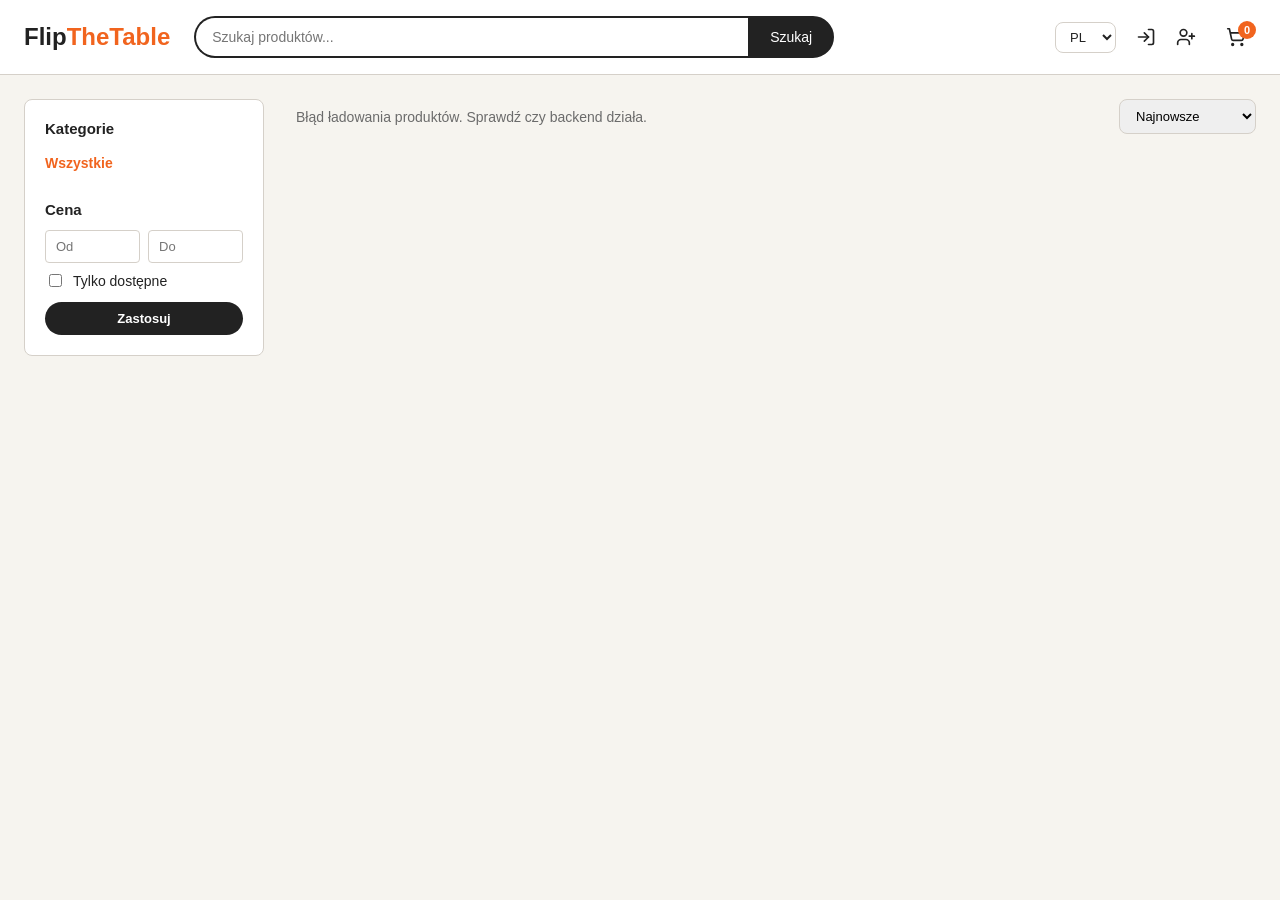
<file: frontend/index.html>
<!DOCTYPE html>
<html lang="pl">
<head>
  <meta charset="UTF-8" />
  <meta http-equiv="refresh" content="0; url=pages/shop.html" />
  <title>FlipTheTable</title>
</head>
<body>
  <p>Przekierowywanie do <a href="pages/shop.html">katalogu produktów</a>...</p>
  <script>
    window.location.replace('pages/shop.html');
  </script>
</body>
</html>
</file>
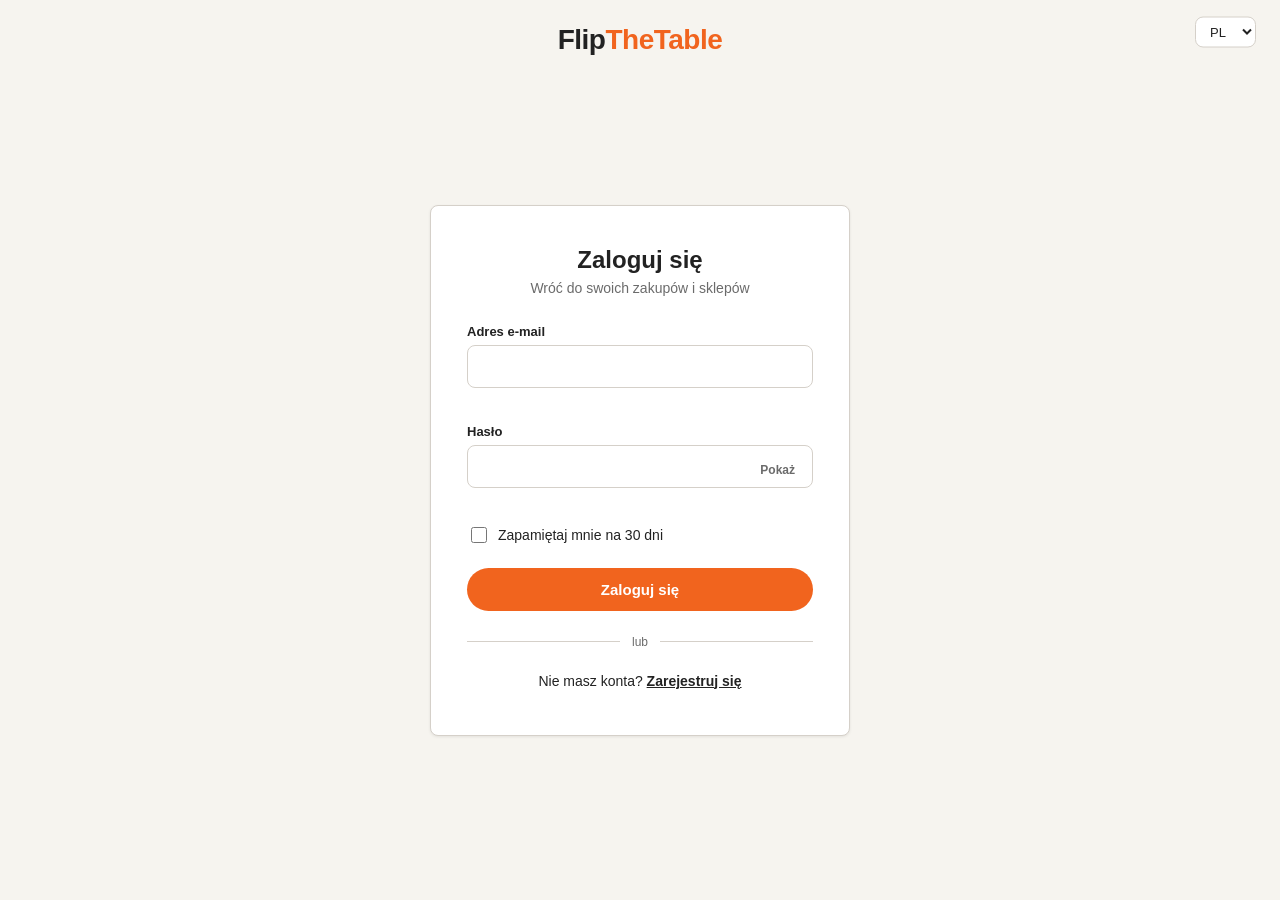
<file: frontend/pages/admin.html>
<!DOCTYPE html>
<html lang="pl">
<head>
  <meta charset="UTF-8" />
  <meta name="viewport" content="width=device-width, initial-scale=1.0" />
  <title>Panel administratora — FlipTheTable</title>
  <link rel="stylesheet" href="../css/shop.css" />
  <link rel="stylesheet" href="../css/dashboard.css" />
  <link rel="stylesheet" href="../css/admin.css" />
</head>
<body>
  <header class="shop-header">
    <a href="../index.html" class="shop-logo">Flip<span>TheTable</span></a>
    <div class="shop-header-actions" style="margin-left:auto;">
      <select id="langSwitcher" class="lang-switcher"></select>
      <span id="authActions"></span>
    </div>
  </header>

  <div class="dashboard-layout">
    <h1 class="dashboard-title" data-i18n="admin.title">Panel administratora</h1>
    <div id="adminBanner" class="dashboard-banner"></div>

    <div id="adminDenied" class="dashboard-card" style="display:none;">
      <h2 data-i18n="admin.access_denied_heading">Brak dostępu</h2>
      <p class="dashboard-hint" data-i18n="admin.access_denied_hint">To konto nie ma uprawnień administratora.</p>
    </div>

    <div id="adminMain" class="dashboard-shell" style="display:none;">
      <aside class="dashboard-sidebar">
        <nav class="dashboard-sidebar-nav">
          <button class="dashboard-tab active" data-tab="overview" data-i18n="admin.tab_overview">Przegląd</button>
          <button class="dashboard-tab" data-tab="users" data-i18n="admin.tab_users">Użytkownicy</button>
          <button class="dashboard-tab" data-tab="shops" data-i18n="admin.tab_shops">Sklepy</button>
          <button class="dashboard-tab" data-tab="listings" data-i18n="admin.tab_listings">Oferty</button>
          <button class="dashboard-tab" data-tab="orders" data-i18n="admin.tab_orders">Zamówienia</button>
          <button class="dashboard-tab" data-tab="categories" data-i18n="admin.tab_categories">Kategorie</button>
          <button class="dashboard-tab" data-tab="audit" data-i18n="admin.tab_audit">Dziennik zdarzeń</button>
        </nav>
      </aside>

      <div class="dashboard-main">
      <section id="tab-overview" class="dashboard-tab-panel">
        <div class="dashboard-card">
          <h2 data-i18n="admin.platform_stats_heading">Statystyki platformy</h2>
          <div class="dashboard-stats-grid" id="overviewStats"></div>
        </div>
        <div class="dashboard-card">
          <h2 data-i18n="admin.orders_by_status_heading">Zamówienia wg statusu</h2>
          <div class="dashboard-stats-grid" id="overviewOrderStatus"></div>
        </div>
      </section>

      <section id="tab-users" class="dashboard-tab-panel" style="display:none;">
        <div class="dashboard-card">
          <div class="admin-toolbar">
            <input type="text" id="usersSearch" class="admin-search" placeholder="Szukaj po nazwie lub e-mailu..." data-i18n-placeholder="admin.search_users_placeholder" />
          </div>
          <div id="usersTable" class="dashboard-list"></div>
          <div class="admin-pager" id="usersPager"></div>
        </div>
      </section>

      <section id="tab-shops" class="dashboard-tab-panel" style="display:none;">
        <div class="dashboard-card">
          <div class="admin-toolbar">
            <input type="text" id="shopsSearch" class="admin-search" placeholder="Szukaj sklepu..." data-i18n-placeholder="admin.search_shops_placeholder" />
          </div>
          <div id="shopsTable" class="dashboard-list"></div>
          <div class="admin-pager" id="shopsPager"></div>
        </div>
      </section>

      <section id="tab-listings" class="dashboard-tab-panel" style="display:none;">
        <div class="dashboard-card">
          <div class="admin-toolbar">
            <input type="text" id="listingsSearch" class="admin-search" placeholder="Szukaj oferty..." data-i18n-placeholder="admin.search_listings_placeholder" />
            <select id="listingsActiveFilter" class="admin-filter">
              <option value="" data-i18n="admin.filter_all">Wszystkie</option>
              <option value="true" data-i18n="admin.filter_active">Aktywne</option>
              <option value="false" data-i18n="admin.filter_inactive">Nieaktywne</option>
            </select>
          </div>
          <div id="listingsTable" class="dashboard-list"></div>
          <div class="admin-pager" id="listingsPager"></div>
        </div>
      </section>

      <section id="tab-orders" class="dashboard-tab-panel" style="display:none;">
        <div class="dashboard-card">
          <div class="admin-toolbar">
            <select id="ordersStatusFilter" class="admin-filter">
              <option value="" data-i18n="admin.filter_all_statuses">Wszystkie statusy</option>
              <option value="pending" data-i18n="order_status.pending">Oczekujące</option>
              <option value="paid" data-i18n="order_status.paid">Opłacone</option>
              <option value="processing" data-i18n="order_status.processing">W realizacji</option>
              <option value="shipped" data-i18n="order_status.shipped">Wysłane</option>
              <option value="delivered" data-i18n="order_status.delivered">Dostarczone</option>
              <option value="cancelled" data-i18n="order_status.cancelled">Anulowane</option>
              <option value="refunded" data-i18n="order_status.refunded">Zwrócone</option>
            </select>
          </div>
          <div id="ordersTable" class="dashboard-list"></div>
          <div class="admin-pager" id="ordersPager"></div>
        </div>
      </section>

      <section id="tab-categories" class="dashboard-tab-panel" style="display:none;">
        <div class="dashboard-card">
          <div class="dashboard-card-header">
            <h2 data-i18n="admin.categories_heading">Kategorie</h2>
            <button id="newCategoryBtn" class="dashboard-submit-btn dashboard-btn-small" type="button" data-i18n="admin.add_category_btn">+ Dodaj kategorię</button>
          </div>

          <form id="categoryForm" class="dashboard-form" style="display:none;">
            <input type="hidden" id="categoryId" />
            <div class="dashboard-field">
              <label for="categoryName" data-i18n="admin.category_name_label">Nazwa</label>
              <input type="text" id="categoryName" required />
            </div>
            <div class="dashboard-field">
              <label for="categoryParent" data-i18n="admin.category_parent_label">Kategoria nadrzędna</label>
              <select id="categoryParent"></select>
            </div>
            <div class="dashboard-field">
              <label for="categoryDescription" data-i18n="admin.category_desc_label">Opis</label>
              <textarea id="categoryDescription" rows="2"></textarea>
            </div>
            <div class="dashboard-field">
              <label for="categorySortOrder" data-i18n="admin.category_sort_order_label">Kolejność sortowania</label>
              <input type="number" id="categorySortOrder" step="1" value="0" />
            </div>
            <div class="dashboard-form-actions">
              <button type="submit" class="dashboard-submit-btn" id="categorySubmitBtn" data-i18n="admin.add_category_submit">Dodaj kategorię</button>
              <button type="button" class="dashboard-cancel-btn" id="cancelCategoryBtn" data-i18n="common.cancel">Anuluj</button>
            </div>
          </form>

          <div id="categoriesTable" class="dashboard-list"></div>
        </div>
      </section>

      <section id="tab-audit" class="dashboard-tab-panel" style="display:none;">
        <div class="dashboard-card">
          <h2 data-i18n="admin.audit_log_heading">Dziennik zdarzeń</h2>
          <p class="dashboard-hint" data-i18n="admin.audit_log_hint">Historia działań administratorów w panelu.</p>
          <div id="auditTable" class="dashboard-list"></div>
          <div class="admin-pager" id="auditPager"></div>
        </div>
      </section>
      </div>
    </div>
  </div>

  <script src="../js/i18n.js"></script>
  <script src="../js/icons.js"></script>
  <script src="../js/nav.js"></script>
  <script src="../js/api.js"></script>
  <script src="../js/ws.js"></script>
  <script src="../js/admin.js"></script>
</body>
</html>
</file>
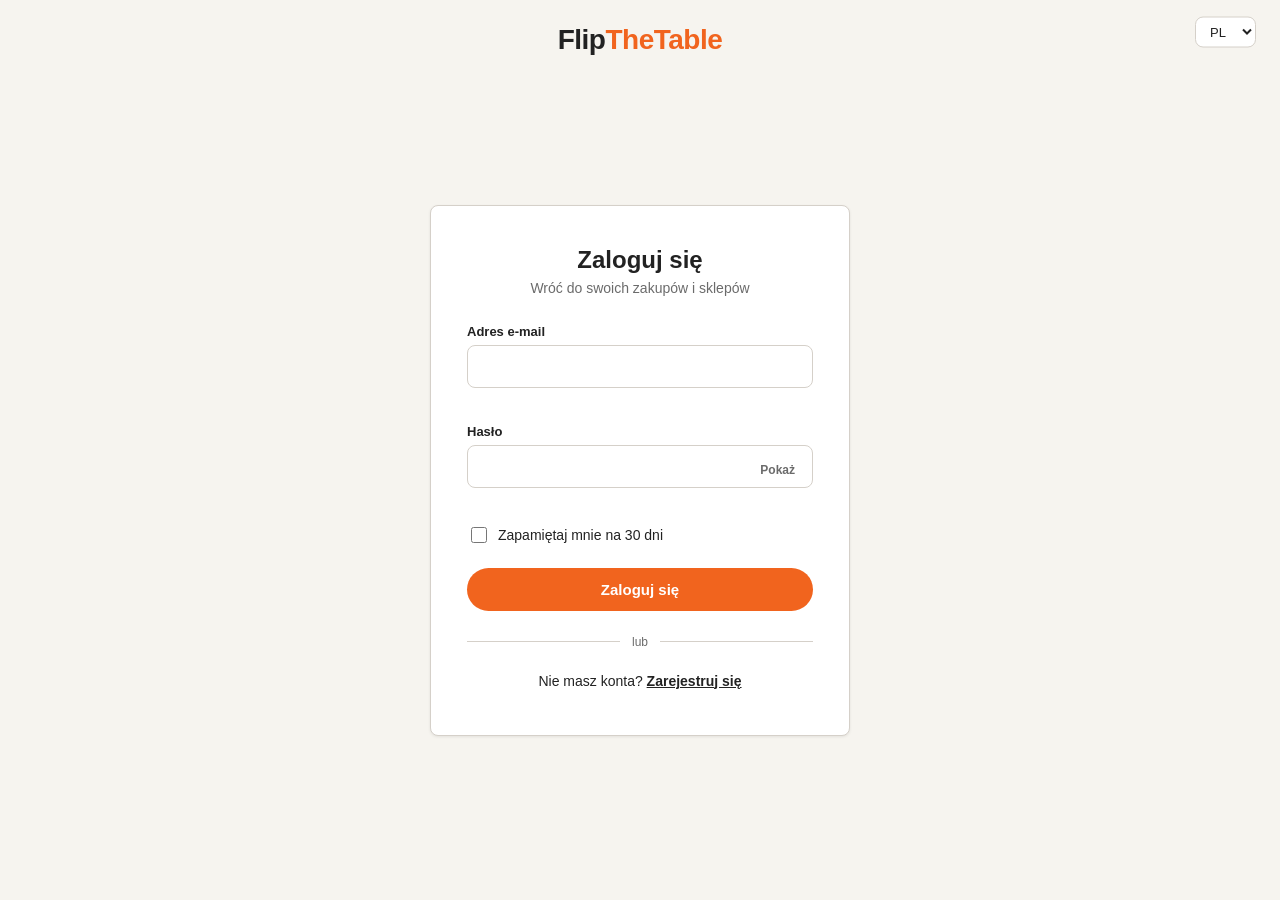
<file: frontend/pages/checkout.html>
<!DOCTYPE html>
<html lang="pl">
<head>
  <meta charset="UTF-8" />
  <meta name="viewport" content="width=device-width, initial-scale=1.0" />
  <title>Kasa — FlipTheTable</title>
  <link rel="stylesheet" href="../css/checkout.css" />
</head>
<body>
  <header class="checkout-header">
    <a href="../index.html">Flip<span>TheTable</span></a>
    <select id="langSwitcher" class="lang-switcher"></select>
  </header>

  <div id="checkoutEmpty" class="checkout-empty" style="display:none;">
    <span data-i18n="checkout.empty_cart">Twój koszyk jest pusty.</span> <a href="shop.html" data-i18n="common.back_to_catalog">Wróć do katalogu</a>.
  </div>

  <div class="checkout-layout" id="checkoutLayout">
    <section class="checkout-form-section">
      <h2 data-i18n="checkout.shipping_heading">Dane wysyłki</h2>
      <div class="checkout-banner error" id="errorBanner"></div>

      <form id="checkoutForm" novalidate>
        <div class="checkout-field">
          <label for="fullName" data-i18n="checkout.full_name">Imię i nazwisko</label>
          <input type="text" id="fullName" required />
        </div>
        <div class="checkout-field">
          <label for="address" data-i18n="checkout.address">Adres</label>
          <input type="text" id="address" required />
        </div>
        <div class="checkout-field-row">
          <div class="checkout-field">
            <label for="city" data-i18n="checkout.city">Miasto</label>
            <input type="text" id="city" required />
          </div>
          <div class="checkout-field">
            <label for="postalCode" data-i18n="checkout.postal_code">Kod pocztowy</label>
            <input type="text" id="postalCode" required />
          </div>
        </div>
        <div class="checkout-field-row">
          <div class="checkout-field">
            <label for="country" data-i18n="checkout.country">Kraj</label>
            <input type="text" id="country" value="Polska" required />
          </div>
          <div class="checkout-field">
            <label for="phone" data-i18n="checkout.phone">Telefon</label>
            <input type="tel" id="phone" required />
          </div>
        </div>
        <div class="checkout-field">
          <label for="note" data-i18n="checkout.note">Notatka do zamówienia (opcjonalnie)</label>
          <textarea id="note" rows="3"></textarea>
        </div>

        <h2 data-i18n="checkout.payment_heading">Płatność</h2>
        <p class="checkout-stripe-note" data-i18n="checkout.stripe_note">Po złożeniu zamówienia zostaniesz przekierowany do bezpiecznej płatności Stripe.</p>

        <button type="submit" class="checkout-submit-btn" id="submitBtn" data-i18n="checkout.submit">Zapłać i złóż zamówienie</button>
      </form>
    </section>

    <section class="checkout-summary-section">
      <h2 data-i18n="checkout.summary_heading">Podsumowanie</h2>
      <div id="summaryContent"></div>
      <div class="summary-total-row">
        <span data-i18n="checkout.total">Razem</span>
        <span id="summaryTotal">0.00 PLN</span>
      </div>
    </section>
  </div>

  <script src="../js/i18n.js"></script>
  <script src="../js/api.js"></script>
  <script src="../js/cart.js"></script>
  <script src="../js/checkout.js"></script>
</body>
</html>
</file>
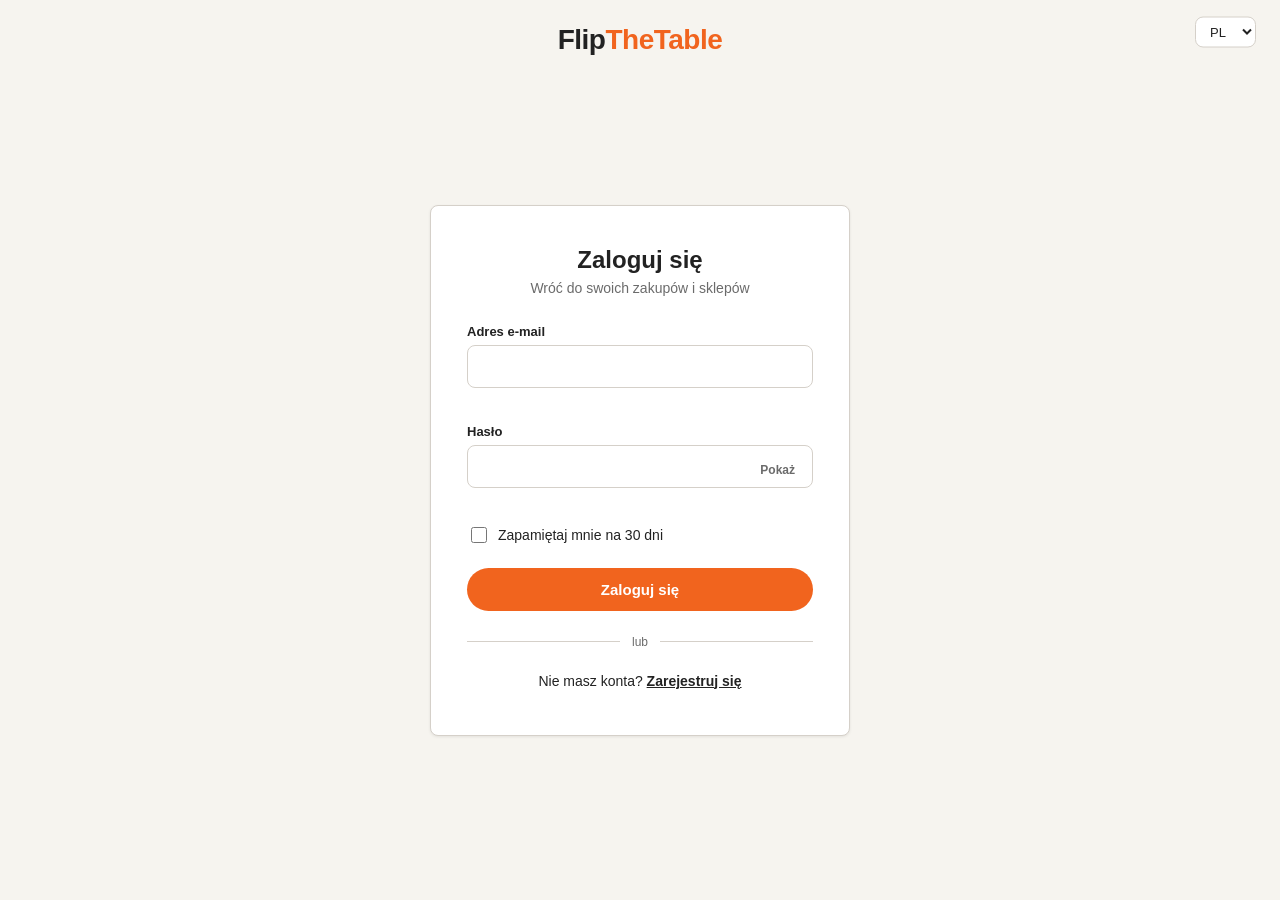
<file: frontend/pages/dashboard.html>
<!DOCTYPE html>
<html lang="pl">
<head>
  <meta charset="UTF-8" />
  <meta name="viewport" content="width=device-width, initial-scale=1.0" />
  <title>Panel sprzedawcy — FlipTheTable</title>
  <link rel="stylesheet" href="../css/shop.css" />
  <link rel="stylesheet" href="../css/dashboard.css" />
</head>
<body>
  <header class="shop-header">
    <a href="../index.html" class="shop-logo">Flip<span>TheTable</span></a>
    <div class="shop-header-actions" style="margin-left:auto;">
      <select id="langSwitcher" class="lang-switcher"></select>
      <span id="authActions"></span>
    </div>
  </header>

  <div class="dashboard-layout">
    <h1 class="dashboard-title" data-i18n="dashboard.title">Panel sprzedawcy</h1>
    <div id="dashboardBanner" class="dashboard-banner"></div>

    <div id="noShopState" class="dashboard-card" style="display:none;">
      <h2 data-i18n="dashboard.no_shop_heading">Załóż swój sklep</h2>
      <p class="dashboard-hint" data-i18n="dashboard.no_shop_hint">Wypełnij podstawowe informacje, aby zacząć sprzedawać na FlipTheTable.</p>
      <form id="createShopForm" class="dashboard-form">
        <div class="dashboard-field">
          <label for="shopName" data-i18n="dashboard.shop_name_label">Nazwa sklepu</label>
          <input type="text" id="shopName" required />
        </div>
        <div class="dashboard-field">
          <label for="shopDescription" data-i18n="dashboard.shop_desc_label">Opis sklepu</label>
          <textarea id="shopDescription" rows="3"></textarea>
        </div>
        <div class="dashboard-field">
          <label for="shopAvatarFile" data-i18n="dashboard.logo_optional_label">Logo (opcjonalnie)</label>
          <input type="file" id="shopAvatarFile" accept="image/png,image/jpeg,image/webp,image/gif" />
          <input type="hidden" id="shopAvatarUrl" />
          <img id="shopAvatarPreview" class="dashboard-photo-preview" style="display:none;" />
        </div>
        <div class="dashboard-field">
          <label for="shopBannerFile" data-i18n="dashboard.banner_optional_label">Baner (opcjonalnie)</label>
          <input type="file" id="shopBannerFile" accept="image/png,image/jpeg,image/webp,image/gif" />
          <input type="hidden" id="shopBannerUrl" />
          <img id="shopBannerPreview" class="dashboard-photo-preview" style="display:none;" />
        </div>
        <button type="submit" class="dashboard-submit-btn" data-i18n="dashboard.create_shop_btn">Załóż sklep</button>
      </form>
    </div>

    <div id="dashboardMain" class="dashboard-shell" style="display:none;">
      <aside class="dashboard-sidebar">
        <nav class="dashboard-sidebar-nav">
          <button class="dashboard-tab active" data-tab="shop" data-i18n="dashboard.tab_dashboard">Dashboard</button>
          <button class="dashboard-tab" data-tab="orders" data-i18n="dashboard.tab_orders">Zamówienia</button>
          <button class="dashboard-tab" data-tab="listings" data-i18n="dashboard.tab_listings">Oferty</button>
          <button class="dashboard-tab" data-tab="shipping" data-i18n="dashboard.tab_shipping">Wysyłka</button>
        </nav>
      </aside>

      <div class="dashboard-main">
      <section id="tab-shop" class="dashboard-tab-panel">
        <div class="dashboard-card">
          <h2 data-i18n="dashboard.shop_stats_heading">Statystyki sklepu</h2>
          <div class="dashboard-stats-grid" id="statsGrid"></div>
        </div>

        <div class="dashboard-card">
          <h2 data-i18n="dashboard.shop_profile_heading">Profil sklepu</h2>
          <form id="editShopForm" class="dashboard-form">
            <div class="dashboard-field">
              <label for="editShopName" data-i18n="dashboard.shop_name_label">Nazwa sklepu</label>
              <input type="text" id="editShopName" required />
            </div>
            <div class="dashboard-field">
              <label for="editShopDescription" data-i18n="dashboard.shop_desc_label">Opis sklepu</label>
              <textarea id="editShopDescription" rows="3"></textarea>
            </div>
            <div class="dashboard-field">
              <label for="editShopAvatarFile" data-i18n="dashboard.logo_label">Logo</label>
              <input type="file" id="editShopAvatarFile" accept="image/png,image/jpeg,image/webp,image/gif" />
              <input type="hidden" id="editShopAvatarUrl" />
              <img id="editShopAvatarPreview" class="dashboard-photo-preview" style="display:none;" />
            </div>
            <div class="dashboard-field">
              <label for="editShopBannerFile" data-i18n="dashboard.banner_label">Baner</label>
              <input type="file" id="editShopBannerFile" accept="image/png,image/jpeg,image/webp,image/gif" />
              <input type="hidden" id="editShopBannerUrl" />
              <img id="editShopBannerPreview" class="dashboard-photo-preview" style="display:none;" />
            </div>
            <p class="dashboard-hint"><span data-i18n="dashboard.public_profile_label">Publiczny profil:</span> <a id="shopPublicLink" href="#" target="_blank">—</a></p>
            <button type="submit" class="dashboard-submit-btn" data-i18n="common.save_changes">Zapisz zmiany</button>
          </form>
        </div>
      </section>

      <section id="tab-listings" class="dashboard-tab-panel" style="display:none;">
        <div class="dashboard-card">
          <div class="dashboard-card-header">
            <h2 data-i18n="dashboard.my_listings_heading">Moje oferty</h2>
            <div class="dashboard-header-actions">
              <button id="etsyImportBtn" class="dashboard-cancel-btn dashboard-btn-small" type="button" data-i18n="dashboard.etsy_import_btn">Importuj z Etsy</button>
              <button id="newListingBtn" class="dashboard-submit-btn dashboard-btn-small" type="button" data-i18n="dashboard.add_listing_btn">+ Dodaj ofertę</button>
            </div>
          </div>

          <div id="etsyImportPanel" class="dashboard-form" style="display:none;">
            <p id="etsyImportBanner" class="dashboard-banner"></p>
            <p id="etsyNotConfiguredHint" class="dashboard-hint" style="display:none;" data-i18n="dashboard.etsy_not_configured_hint">Klucz API Etsy nie został jeszcze skonfigurowany przez administratora. Spróbuj ponownie później.</p>

            <div id="etsyNotConnected" style="display:none;">
              <p class="dashboard-hint" data-i18n="dashboard.etsy_connect_hint">Aby zaimportować oferty, połącz najpierw swój sklep z Etsy — potwierdzisz w oknie Etsy, że to Twój sklep. Import będzie możliwy wyłącznie z połączonego sklepu.</p>
              <button type="button" class="dashboard-submit-btn dashboard-btn-small" id="etsyConnectBtn" data-i18n="dashboard.etsy_connect_btn">Połącz z Etsy</button>
            </div>

            <div id="etsyImportFields" style="display:none;">
              <p class="dashboard-hint">
                <span data-i18n="dashboard.etsy_connected_as">Połączono ze sklepem Etsy:</span>
                <strong id="etsyConnectedShopId"></strong>
                <button type="button" class="dashboard-cancel-btn dashboard-btn-small" id="etsyDisconnectBtn" data-i18n="dashboard.etsy_disconnect_btn">Rozłącz</button>
              </p>

              <div class="dashboard-field">
                <label class="dashboard-checkbox-label">
                  <input type="radio" name="etsyImportMode" id="etsyModeAll" value="all" checked />
                  <span data-i18n="dashboard.etsy_mode_all">Zaimportuj wszystkie aktywne oferty ze sklepu</span>
                </label>
                <label class="dashboard-checkbox-label">
                  <input type="radio" name="etsyImportMode" id="etsyModeSelected" value="selected" />
                  <span data-i18n="dashboard.etsy_mode_selected">Zaimportuj tylko wybrane oferty (po numerach)</span>
                </label>
              </div>

              <div class="dashboard-field" id="etsyListingIdsField" style="display:none;">
                <label for="etsyListingIdsInput" data-i18n="dashboard.etsy_listing_ids_label">Numery ofert Etsy</label>
                <input type="text" id="etsyListingIdsInput" placeholder="np. 123456789, 987654321" />
                <p class="dashboard-hint" data-i18n="dashboard.etsy_listing_ids_hint">Numer oferty znajdziesz w adresie URL aukcji na Etsy (etsy.com/listing/&lt;numer&gt;/...).</p>
              </div>
            </div>

            <div class="dashboard-form-actions">
              <button type="button" class="dashboard-submit-btn" id="etsyImportSubmitBtn" data-i18n="dashboard.etsy_import_submit">Importuj</button>
              <button type="button" class="dashboard-cancel-btn" id="etsyImportCancelBtn" data-i18n="common.cancel">Anuluj</button>
            </div>
          </div>

          <form id="listingForm" class="dashboard-form" style="display:none;">
            <input type="hidden" id="listingId" />
            <div class="dashboard-field">
              <label for="listingTitle" data-i18n="dashboard.listing_title_label">Tytuł</label>
              <input type="text" id="listingTitle" required />
            </div>
            <div class="dashboard-field">
              <label for="listingDescription" data-i18n="dashboard.listing_desc_label">Opis</label>
              <textarea id="listingDescription" rows="3"></textarea>
            </div>
            <p id="variantQuantityHint" class="dashboard-hint" style="display:none;" data-i18n="dashboard.variant_qty_hint">Ta oferta ma warianty — ilość poniżej zostanie zastąpiona sumą sztuk ze wszystkich wariantów po zapisaniu.</p>
            <div class="dashboard-field-row">
              <div class="dashboard-field">
                <label for="listingPrice" data-i18n="dashboard.base_price_label">Cena bazowa (PLN)</label>
                <input type="number" id="listingPrice" min="0" step="0.01" required />
              </div>
              <div class="dashboard-field">
                <label for="listingQuantity" data-i18n="dashboard.quantity_label">Ilość</label>
                <input type="number" id="listingQuantity" min="0" step="1" required />
              </div>
            </div>
            <div class="dashboard-field">
              <label for="listingCategory" data-i18n="dashboard.category_label">Kategoria</label>
              <select id="listingCategory"></select>
            </div>
            <div class="dashboard-field">
              <label for="listingShippingProfile" data-i18n="dashboard.shipping_profile_label">Profil wysyłki</label>
              <select id="listingShippingProfile"><option value="" data-i18n="dashboard.no_shipping_profile">Brak (bez kosztu wysyłki)</option></select>
            </div>
            <div class="dashboard-field">
              <label for="listingPhotoFile" data-i18n="dashboard.photos_label">Zdjęcia (maks. 8, pierwsze jest okładką)</label>
              <input type="file" id="listingPhotoFile" accept="image/png,image/jpeg,image/webp,image/gif" multiple />
              <div id="listingPhotosGrid" class="dashboard-photos-grid"></div>
            </div>

            <div class="dashboard-field">
              <label class="dashboard-checkbox-label">
                <input type="checkbox" id="listingHasVariants" />
                <span data-i18n="dashboard.has_variants_label">Ten produkt ma warianty (np. kolor, rozmiar)</span>
              </label>
            </div>

            <div id="variantEditor" style="display:none;">
              <p class="dashboard-hint" data-i18n="dashboard.variant_hint">Do 2 typów wariacji (np. Kolor, Rozmiar). Wartości oddzielaj przecinkami.</p>
              <p id="variantEditorBanner" class="dashboard-banner"></p>

              <div id="variantTypeRows"></div>
              <button id="addVariantTypeBtn" class="dashboard-cancel-btn dashboard-btn-small" type="button" data-i18n="dashboard.add_variant_type_btn">+ Dodaj typ wariacji</button>
              <button id="generateCombosBtn" class="dashboard-submit-btn dashboard-btn-small" type="button" style="margin-left:8px;" data-i18n="dashboard.generate_combos_btn">Generuj kombinacje</button>

              <div class="dashboard-field" style="margin-top:14px;">
                <label class="dashboard-checkbox-label">
                  <input type="checkbox" id="variantPricesVary" />
                  <span data-i18n="dashboard.variant_prices_vary">Ceny wariantów się różnią</span>
                </label>
                <p class="dashboard-hint" style="margin-top:4px;" data-i18n="dashboard.variant_prices_hint">Jeśli wyłączone, wszystkie warianty mają cenę bazową oferty.</p>
              </div>

              <div id="variantCombosWrap" style="margin-top:16px;"></div>
            </div>

            <div class="dashboard-form-actions">
              <button type="submit" class="dashboard-submit-btn" id="listingSubmitBtn" data-i18n="dashboard.add_listing_submit">Dodaj ofertę</button>
              <button type="button" class="dashboard-cancel-btn" id="cancelListingBtn" data-i18n="common.cancel">Anuluj</button>
            </div>
          </form>

          <div class="dashboard-listings-filters">
            <input type="text" id="listingFilterSearch" placeholder="Szukaj po tytule..." data-i18n-placeholder="dashboard.filter_search_placeholder" />
            <select id="listingFilterStatus">
              <option value="" data-i18n="dashboard.filter_all_statuses">Wszystkie statusy</option>
              <option value="active" data-i18n="admin.filter_active">Aktywne</option>
              <option value="inactive" data-i18n="admin.filter_inactive">Nieaktywne</option>
            </select>
            <select id="listingFilterCategory"><option value="" data-i18n="dashboard.filter_all_categories">Wszystkie kategorie</option></select>
            <select id="listingFilterSort">
              <option value="" data-i18n="shop.sort_newest">Najnowsze</option>
              <option value="price_asc" data-i18n="shop.sort_price_asc">Cena: rosnąco</option>
              <option value="price_desc" data-i18n="shop.sort_price_desc">Cena: malejąco</option>
              <option value="stock_asc" data-i18n="dashboard.sort_stock_asc">Ilość: rosnąco</option>
              <option value="stock_desc" data-i18n="dashboard.sort_stock_desc">Ilość: malejąco</option>
              <option value="title_asc" data-i18n="dashboard.sort_title_asc">Tytuł: A-Z</option>
            </select>
          </div>

          <div id="listingsTable" class="dashboard-list"></div>
        </div>
      </section>

      <section id="tab-orders" class="dashboard-tab-panel" style="display:none;">
        <div class="dashboard-card">
          <h2 data-i18n="dashboard.tab_orders">Zamówienia</h2>
          <div id="ordersTable" class="dashboard-list"></div>
        </div>
      </section>

      <section id="tab-shipping" class="dashboard-tab-panel" style="display:none;">
        <div class="dashboard-card">
          <div class="dashboard-card-header">
            <h2 data-i18n="dashboard.shipping_profiles_heading">Profile wysyłki</h2>
            <button id="newShippingProfileBtn" class="dashboard-submit-btn dashboard-btn-small" type="button" data-i18n="dashboard.add_shipping_profile_btn">+ Dodaj profil</button>
          </div>
          <p class="dashboard-hint" data-i18n="dashboard.shipping_profiles_hint">Możesz mieć kilka profili (np. „Przesyłka kurierska”, „Odbiór osobisty”) i przypisywać je do ofert. Cena i czas dostawy są widoczne dla kupujących.</p>

          <form id="shippingProfileForm" class="dashboard-form" style="display:none;">
            <input type="hidden" id="shippingProfileId" />
            <div class="dashboard-field">
              <label for="shippingProfileName" data-i18n="dashboard.profile_name_label">Nazwa</label>
              <input type="text" id="shippingProfileName" required />
            </div>
            <div class="dashboard-field-row">
              <div class="dashboard-field">
                <label for="shippingProfilePrice" data-i18n="dashboard.profile_price_label">Cena (PLN)</label>
                <input type="number" id="shippingProfilePrice" min="0" step="0.01" required />
              </div>
              <div class="dashboard-field">
                <label for="shippingProfileMinDays" data-i18n="dashboard.profile_min_days_label">Min. dni dostawy</label>
                <input type="number" id="shippingProfileMinDays" min="0" step="1" required />
              </div>
              <div class="dashboard-field">
                <label for="shippingProfileMaxDays" data-i18n="dashboard.profile_max_days_label">Maks. dni dostawy</label>
                <input type="number" id="shippingProfileMaxDays" min="0" step="1" required />
              </div>
            </div>
            <div class="dashboard-form-actions">
              <button type="submit" class="dashboard-submit-btn" id="shippingProfileSubmitBtn" data-i18n="dashboard.add_profile_submit">Dodaj profil</button>
              <button type="button" class="dashboard-cancel-btn" id="cancelShippingProfileBtn" data-i18n="common.cancel">Anuluj</button>
            </div>
          </form>

          <div id="shippingProfilesTable" class="dashboard-list"></div>
        </div>
      </section>
      </div>
    </div>
  </div>

  <script src="../js/i18n.js"></script>
  <script src="../js/icons.js"></script>
  <script src="../js/nav.js"></script>
  <script src="../js/api.js"></script>
  <script src="../js/ws.js"></script>
  <script src="../js/dashboard.js"></script>
</body>
</html>
</file>
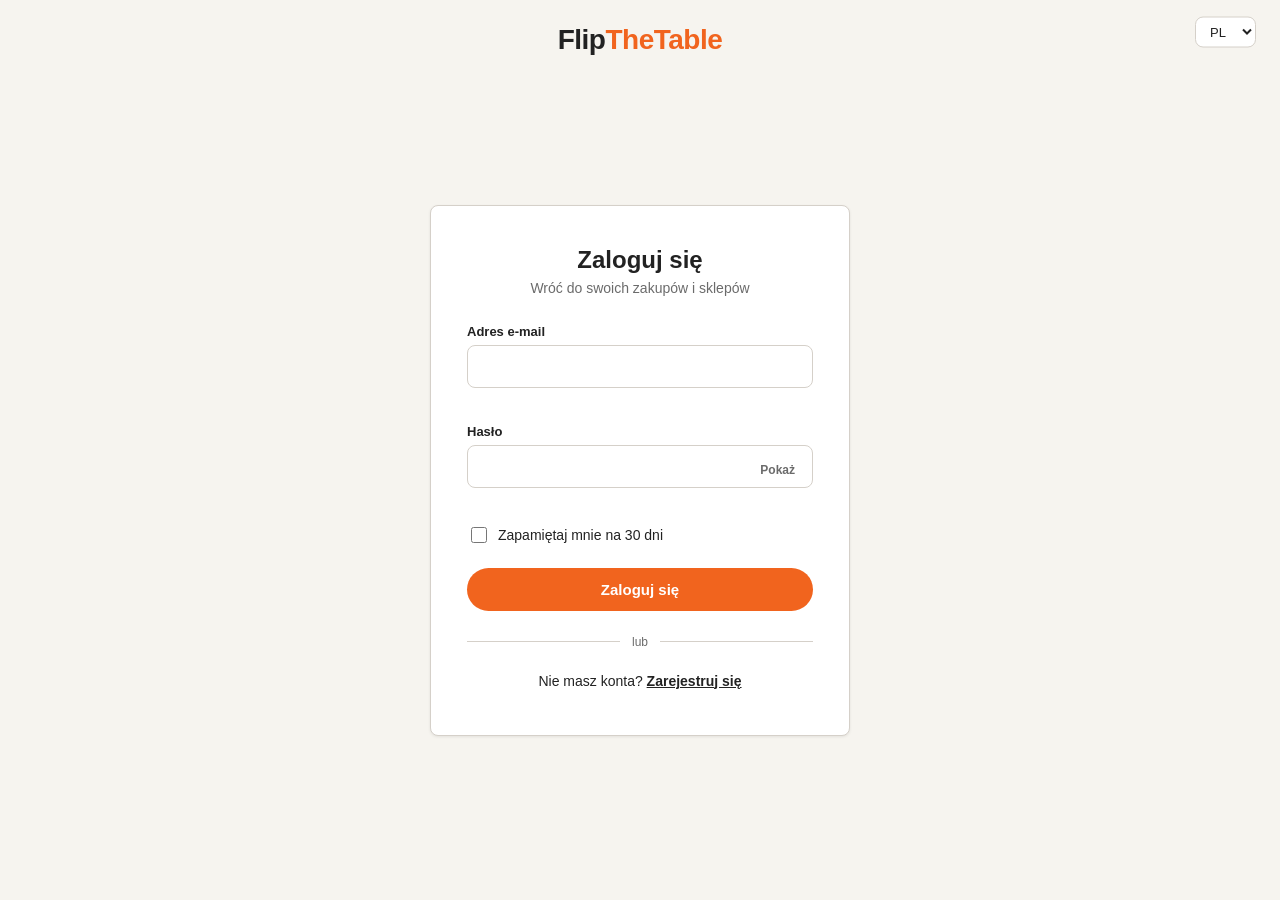
<file: frontend/pages/favorites.html>
<!DOCTYPE html>
<html lang="pl">
<head>
  <meta charset="UTF-8" />
  <meta name="viewport" content="width=device-width, initial-scale=1.0" />
  <title>Ulubione — FlipTheTable</title>
  <link rel="stylesheet" href="../css/shop.css" />
  <link rel="stylesheet" href="../css/orders.css" />
</head>
<body>
  <header class="shop-header">
    <a href="../index.html" class="shop-logo">Flip<span>TheTable</span></a>
    <div class="shop-header-actions" style="margin-left:auto;">
      <select id="langSwitcher" class="lang-switcher"></select>
      <span id="authActions"></span>
    </div>
  </header>

  <div class="orders-layout">
    <h1 class="orders-title" data-i18n="favorites.title">Ulubione</h1>
    <div id="favoritesGrid" class="listing-grid"></div>
    <p id="favoritesEmpty" class="orders-empty" style="display:none;" data-i18n="favorites.empty">Nie masz jeszcze żadnych ulubionych produktów.</p>
  </div>

  <script src="../js/i18n.js"></script>
  <script src="../js/icons.js"></script>
  <script src="../js/nav.js"></script>
  <script src="../js/api.js"></script>
  <script src="../js/ws.js"></script>
  <script src="../js/favorites.js"></script>
</body>
</html>
</file>
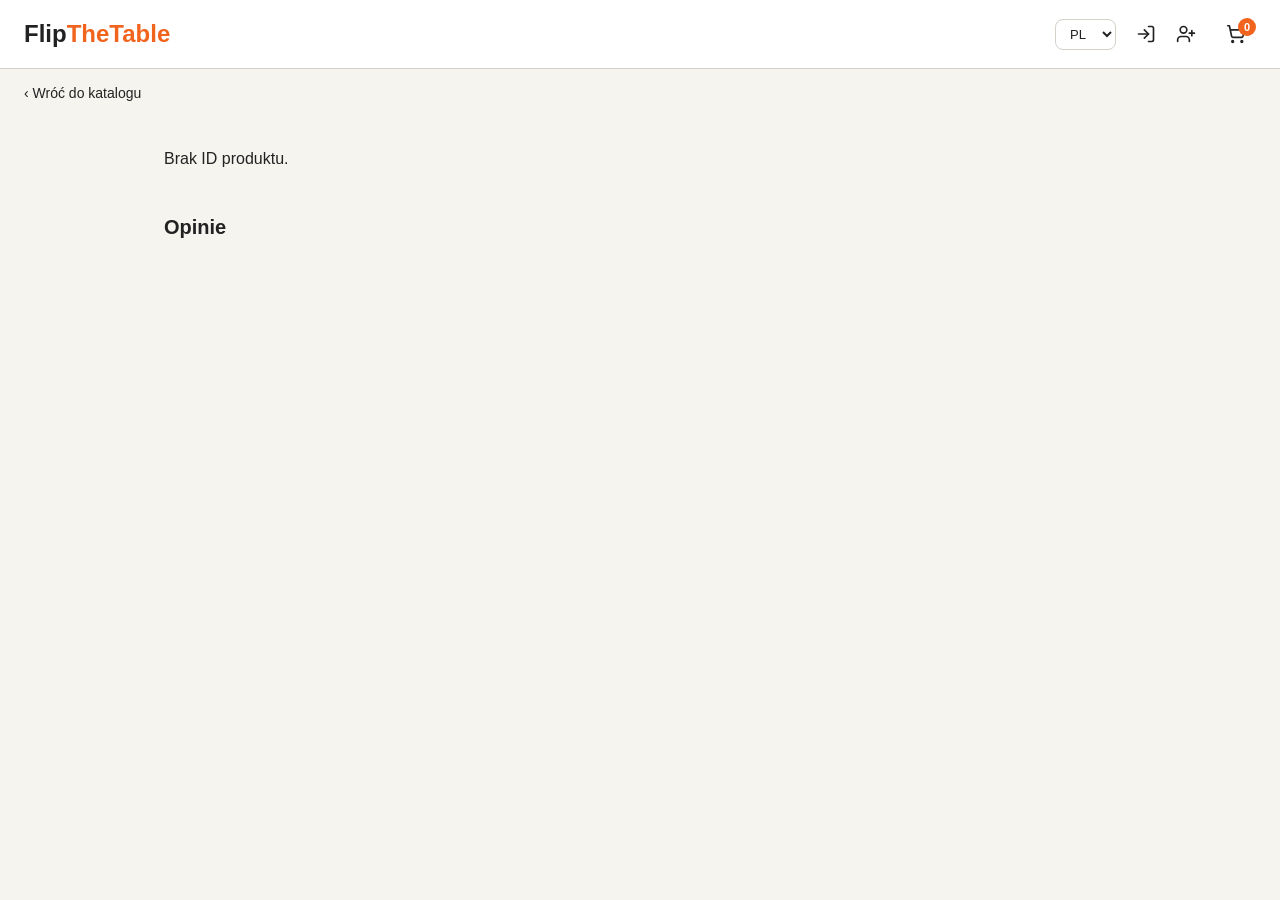
<file: frontend/pages/listing.html>
<!DOCTYPE html>
<html lang="pl">
<head>
  <meta charset="UTF-8" />
  <meta name="viewport" content="width=device-width, initial-scale=1.0" />
  <title>Produkt — FlipTheTable</title>
  <link rel="stylesheet" href="../css/shop.css" />
  <link rel="stylesheet" href="../css/cart.css" />
  <style>
    .listing-detail {
      max-width: 1000px;
      margin: 32px auto;
      padding: 0 24px;
      display: flex;
      gap: 40px;
    }
    .listing-detail-gallery {
      display: flex;
      flex-direction: column;
      gap: 10px;
      flex-shrink: 0;
    }
    .listing-detail-gallery img.listing-detail-main-img {
      width: 420px;
      height: 420px;
      object-fit: cover;
      border-radius: 8px;
    }
    .listing-detail-thumbs {
      display: flex;
      gap: 8px;
      flex-wrap: wrap;
      max-width: 420px;
    }
    .listing-detail-thumbs img {
      width: 64px;
      height: 64px;
      object-fit: cover;
      border-radius: 6px;
      cursor: pointer;
      border: 2px solid transparent;
      opacity: 0.75;
    }
    .listing-detail-thumbs img.active {
      border-color: #f1641e;
      opacity: 1;
    }
    .listing-detail-info h1 {
      font-size: 24px;
      margin: 0 0 8px;
    }
    .listing-detail-shop {
      color: #6b6b6b;
      font-size: 14px;
      margin-bottom: 16px;
    }
    .listing-detail-price {
      font-size: 28px;
      font-weight: 700;
      margin-bottom: 16px;
    }
    .listing-detail-desc {
      line-height: 1.6;
      margin-bottom: 16px;
    }
    .listing-detail-add-row {
      display: flex;
      align-items: center;
      gap: 12px;
      margin-top: 16px;
    }
    .listing-detail-qty {
      width: 64px;
      padding: 8px;
      border: 1px solid #d5d0c9;
      border-radius: 6px;
    }
    .listing-detail-add-btn {
      padding: 12px 24px;
      background: #f1641e;
      color: #fff;
      border: none;
      border-radius: 24px;
      font-weight: 700;
      cursor: pointer;
    }
    .listing-detail-fav-btn {
      margin-top: 12px;
      padding: 10px 18px;
      background: #fff;
      border: 1px solid #d5d0c9;
      border-radius: 24px;
      font-weight: 600;
      cursor: pointer;
    }
    .listing-detail-shipping {
      font-size: 13px;
      color: #444;
      margin: -8px 0 12px;
    }
    .listing-detail-fav-btn.active {
      color: #e0245e;
      border-color: #e0245e;
    }
    .listing-variant-row {
      margin-bottom: 12px;
    }
    .listing-variant-row label {
      display: block;
      font-size: 13px;
      font-weight: 600;
      margin-bottom: 4px;
    }
    .listing-variant-row select {
      width: 100%;
      max-width: 280px;
      padding: 9px 10px;
      border: 1px solid #d5d0c9;
      border-radius: 6px;
      font-size: 14px;
    }
    .listing-variant-stock {
      font-size: 13px;
      color: #6b6b6b;
      margin: 4px 0 0;
    }
    .listing-variant-stock.warn {
      color: #c0392b;
    }
    .back-link {
      display: inline-block;
      margin: 16px 24px 0;
      color: #222;
      text-decoration: none;
      font-size: 14px;
    }
    @media (max-width: 720px) {
      .listing-detail { flex-direction: column; }
      .listing-detail img { width: 100%; height: auto; }
    }
    .listing-reviews {
      max-width: 1000px;
      margin: 0 auto 48px;
      padding: 0 24px;
    }
    .listing-reviews h2 {
      font-size: 20px;
      margin-bottom: 16px;
    }
    .review-form-wrap {
      background: #fff;
      border: 1px solid #d5d0c9;
      border-radius: 8px;
      padding: 20px;
      margin-bottom: 20px;
    }
    .review-form-wrap select,
    .review-form-wrap textarea {
      display: block;
      width: 100%;
      margin: 6px 0 14px;
      padding: 10px;
      border: 1px solid #d5d0c9;
      border-radius: 6px;
      font-family: inherit;
    }
    .review-form-wrap button {
      padding: 10px 20px;
      background: #f1641e;
      color: #fff;
      border: none;
      border-radius: 20px;
      font-weight: 700;
      cursor: pointer;
    }
    .review-form-error {
      color: #c0392b;
      font-size: 13px;
      margin-top: 8px;
    }
    .review-row {
      border-bottom: 1px solid #eee6da;
      padding: 14px 0;
    }
    .review-header {
      margin: 0 0 4px;
      font-size: 14px;
    }
    .review-stars {
      color: #f1641e;
      margin-left: 6px;
    }
    .review-comment {
      margin: 0 0 4px;
      line-height: 1.5;
    }
    .review-date {
      margin: 0;
      font-size: 12px;
      color: #6b6b6b;
    }
    .reviews-empty {
      color: #6b6b6b;
    }
  </style>
</head>
<body>
  <header class="shop-header">
    <a href="../index.html" class="shop-logo">Flip<span>TheTable</span></a>
    <div class="shop-header-actions" style="margin-left:auto;">
      <select id="langSwitcher" class="lang-switcher"></select>
      <span id="authActions">
        <a href="login.html" class="nav-icon-link" title="Zaloguj się" aria-label="Zaloguj się" data-i18n-title="nav.login" data-i18n-aria-label="nav.login"><svg xmlns="http://www.w3.org/2000/svg" width="20" height="20" viewBox="0 0 24 24" fill="none" stroke="currentColor" stroke-width="2" stroke-linecap="round" stroke-linejoin="round"><path d="m10 17 5-5-5-5" /><path d="M15 12H3" /><path d="M15 3h4a2 2 0 0 1 2 2v14a2 2 0 0 1-2 2h-4" /></svg></a>
        <a href="register.html" class="nav-icon-link" title="Zarejestruj się" aria-label="Zarejestruj się" data-i18n-title="nav.register" data-i18n-aria-label="nav.register"><svg xmlns="http://www.w3.org/2000/svg" width="20" height="20" viewBox="0 0 24 24" fill="none" stroke="currentColor" stroke-width="2" stroke-linecap="round" stroke-linejoin="round"><path d="M16 21v-2a4 4 0 0 0-4-4H6a4 4 0 0 0-4 4v2" /><circle cx="9" cy="7" r="4" /><line x1="19" x2="19" y1="8" y2="14" /><line x1="22" x2="16" y1="11" y2="11" /></svg></a>
      </span>
      <button id="cartToggleBtn" class="cart-icon-btn" title="Koszyk" aria-label="Koszyk" data-i18n-title="nav.cart" data-i18n-aria-label="nav.cart"><svg xmlns="http://www.w3.org/2000/svg" width="20" height="20" viewBox="0 0 24 24" fill="none" stroke="currentColor" stroke-width="2" stroke-linecap="round" stroke-linejoin="round"><circle cx="8" cy="21" r="1" /><circle cx="19" cy="21" r="1" /><path d="M2.05 2.05h2l2.66 12.42a2 2 0 0 0 2 1.58h9.78a2 2 0 0 0 1.95-1.57l1.65-7.43H5.12" /></svg><span id="cartCount" class="cart-count-badge">0</span></button>
    </div>
  </header>

  <div id="cartOverlay" class="cart-overlay"></div>
  <div id="cartDrawer" class="cart-drawer">
    <div class="cart-drawer-header">
      <h3 data-i18n="nav.cart">Koszyk</h3>
      <button id="closeCartBtn">✕</button>
    </div>
    <div id="cartItemsList" class="cart-items-list"></div>
    <div class="cart-drawer-footer">
      <div class="cart-total-row">
        <span data-i18n="cart.total">Razem:</span>
        <span id="cartTotalAmount">0.00 PLN</span>
      </div>
      <a href="checkout.html" class="cart-checkout-btn" data-i18n="cart.checkout_btn">Przejdź do kasy</a>
    </div>
  </div>

  <a href="shop.html" class="back-link" data-i18n="listing.back_link">‹ Wróć do katalogu</a>

  <div id="listingContainer" class="listing-detail"></div>

  <div class="listing-reviews">
    <h2 data-i18n="listing.reviews_heading">Opinie</h2>
    <div id="reviewFormWrap" class="review-form-wrap" style="display:none;">
      <form id="reviewForm">
        <label for="reviewRating" data-i18n="listing.rating_label">Ocena</label>
        <select id="reviewRating">
          <option value="5" data-i18n="listing.rating_5">5 - świetnie</option>
          <option value="4" data-i18n="listing.rating_4">4 - dobrze</option>
          <option value="3" data-i18n="listing.rating_3">3 - średnio</option>
          <option value="2" data-i18n="listing.rating_2">2 - słabo</option>
          <option value="1" data-i18n="listing.rating_1">1 - źle</option>
        </select>
        <label for="reviewComment" data-i18n="listing.comment_label">Komentarz (opcjonalnie)</label>
        <textarea id="reviewComment" rows="3"></textarea>
        <button type="submit" id="reviewSubmitBtn" data-i18n="listing.submit_review">Dodaj opinię</button>
        <p class="review-form-error" id="reviewFormError"></p>
      </form>
    </div>
    <div id="reviewsList" class="reviews-list"></div>
  </div>

  <script src="../js/i18n.js"></script>
  <script src="../js/icons.js"></script>
  <script src="../js/nav.js"></script>
  <script src="../js/api.js"></script>
  <script src="../js/ws.js"></script>
  <script src="../js/cart.js"></script>
  <script>
    async function loadListing() {
      const params = new URLSearchParams(window.location.search);
      const id = params.get('id');
      const container = document.getElementById('listingContainer');

      if (!id) {
        container.innerHTML = `<p>${t('listing.no_product_id')}</p>`;
        return;
      }

      try {
        const res = await fetch(`${API_URL}/listings/${id}`);
        if (!res.ok) {
          container.innerHTML = `<p>${t('listing.not_found')}</p>`;
          return;
        }
        const item = await res.json();
        const photos = (item.photos && item.photos.length > 0)
          ? item.photos.map((p) => p.url)
          : ['https://picsum.photos/seed/placeholder/600/600'];

        document.title = `${item.title} — FlipTheTable`;
        const hasVariants = item.has_variants && (item.variant_types || []).length > 0;

        container.innerHTML = `
          <div class="listing-detail-gallery">
            <img id="mainListingImg" class="listing-detail-main-img" src="${photos[0]}" alt="${escapeHtml(item.title)}" />
            ${photos.length > 1 ? `
              <div class="listing-detail-thumbs" id="listingThumbs">
                ${photos.map((url, i) => `<img src="${url}" data-index="${i}" class="${i === 0 ? 'active' : ''}" alt="${escapeHtml(item.title)} ${i + 1}" />`).join('')}
              </div>
            ` : ''}
          </div>
          <div class="listing-detail-info">
            <h1>${escapeHtml(item.title)}</h1>
            <p class="listing-detail-shop">${t('listing.seller_label')} <a href="shop-profile.html?id=${item.shop_id}">${escapeHtml(item.shop_name)}</a></p>
            <p class="listing-detail-price" id="listingPrice">${parseFloat(item.price).toFixed(2)} ${item.currency}</p>
            <p class="listing-detail-desc">${escapeHtml(item.description || '')}</p>
            ${item.shipping ? `<p class="listing-detail-shipping">${t('listing.shipping_label')} ${parseFloat(item.shipping.price).toFixed(2)} PLN · ${item.shipping.min_days === item.shipping.max_days ? t('common.days_single', { n: item.shipping.min_days }) : t('common.days_range', { min: item.shipping.min_days, max: item.shipping.max_days })}</p>` : ''}
            ${hasVariants ? '<div id="variantPicker"></div>' : `<p>${item.quantity > 0 ? t('listing.available_units', { n: item.quantity }) : t('shop.out_of_stock')}</p>`}
            <div class="listing-detail-add-row" id="addRow" style="display:${hasVariants ? 'none' : (item.quantity > 0 ? 'flex' : 'none')};">
              <input type="number" id="qtyInput" class="listing-detail-qty" value="1" min="1" max="${item.quantity || 1}" />
              <button id="addToCartBtn" class="listing-detail-add-btn" ${hasVariants ? 'disabled' : ''}>${t('shop.add_to_cart')}</button>
            </div>
            <button id="favToggleBtn" class="listing-detail-fav-btn" type="button">${t('listing.fav_add')}</button>
          </div>
        `;

        const thumbs = document.getElementById('listingThumbs');
        if (thumbs) {
          thumbs.querySelectorAll('img').forEach((thumb) => {
            thumb.addEventListener('click', () => {
              document.getElementById('mainListingImg').src = photos[parseInt(thumb.dataset.index, 10)];
              thumbs.querySelectorAll('img').forEach((t) => t.classList.remove('active'));
              thumb.classList.add('active');
            });
          });
        }

        let selectedSku = null;

        if (hasVariants) {
          setupVariantPicker(item, (sku) => {
            selectedSku = sku;
          });
        }

        const addBtn = document.getElementById('addToCartBtn');
        if (addBtn) {
          addBtn.addEventListener('click', () => {
            const maxQty = hasVariants ? (selectedSku ? selectedSku.quantity : 0) : item.quantity;
            const qty = Math.max(1, Math.min(maxQty, parseInt(document.getElementById('qtyInput').value, 10) || 1));
            addToCart(item.id, qty, hasVariants ? selectedSku.id : null);
            addBtn.textContent = t('shop.added_check');
            setTimeout(() => { addBtn.textContent = t('shop.add_to_cart'); }, 1200);
          });
        }

        setupFavoriteButton(item.id);
        loadReviews(item.id);
        setupReviewForm(item.id);
      } catch (err) {
        container.innerHTML = `<p>${t('listing.error_loading')}</p>`;
      }
    }

    function findMatchingSku(item, selectedOptionIds) {
      return (item.variant_skus || []).find((sku) => {
        for (let i = 0; i < selectedOptionIds.length; i++) {
          const field = i === 0 ? 'option1_id' : 'option2_id';
          if (sku[field] !== selectedOptionIds[i]) return false;
        }
        return true;
      });
    }

    function setupVariantPicker(item, onSelectionChange) {
      const wrap = document.getElementById('variantPicker');
      const types = item.variant_types || [];

      wrap.innerHTML = types
        .map(
          (t, i) => `
        <div class="listing-variant-row">
          <label for="variantSelect${i}">${escapeHtml(t.name)}</label>
          <select id="variantSelect${i}">
            <option value="">${window.t('listing.variant_choose')}</option>
            ${t.options.map((o) => `<option value="${o.id}">${escapeHtml(o.value)}</option>`).join('')}
          </select>
        </div>
      `
        )
        .join('') + '<p class="listing-variant-stock" id="variantStockInfo"></p>';

      const evaluate = () => {
        const selectedIds = types.map((_, i) => document.getElementById(`variantSelect${i}`).value);
        const stockInfo = document.getElementById('variantStockInfo');
        const addBtn = document.getElementById('addToCartBtn');
        const qtyInput = document.getElementById('qtyInput');
        const addRow = document.getElementById('addRow');
        const priceEl = document.getElementById('listingPrice');

        if (selectedIds.some((v) => !v)) {
          stockInfo.textContent = '';
          stockInfo.className = 'listing-variant-stock';
          addRow.style.display = 'none';
          onSelectionChange(null);
          return;
        }

        const sku = findMatchingSku(item, selectedIds);
        if (!sku || sku.quantity === 0) {
          stockInfo.textContent = t('listing.variant_unavailable');
          stockInfo.className = 'listing-variant-stock warn';
          addRow.style.display = 'none';
          onSelectionChange(null);
          return;
        }

        const effectivePrice = sku.price !== undefined && sku.price !== null ? parseFloat(sku.price) : parseFloat(item.price);
        priceEl.textContent = `${effectivePrice.toFixed(2)} ${item.currency}`;
        stockInfo.textContent = t('listing.available_units', { n: sku.quantity });
        stockInfo.className = 'listing-variant-stock';
        addRow.style.display = 'flex';
        qtyInput.max = sku.quantity;
        if (parseInt(qtyInput.value, 10) > sku.quantity) qtyInput.value = sku.quantity;
        addBtn.disabled = false;
        onSelectionChange(sku);
      };

      types.forEach((_, i) => {
        document.getElementById(`variantSelect${i}`).addEventListener('change', evaluate);
      });
      evaluate();
    }

    async function setupFavoriteButton(listingId) {
      const btn = document.getElementById('favToggleBtn');
      const user = getCurrentUser();
      if (!user) {
        btn.addEventListener('click', () => {
          window.location.href = `login.html?redirect=${encodeURIComponent('listing.html?id=' + listingId)}`;
        });
        return;
      }

      let isFav = false;
      try {
        const res = await authFetch('/favorites/ids');
        if (res.ok) {
          isFav = (await res.json()).includes(listingId);
        }
      } catch (err) {
        // ulubione są dodatkiem, brak ich nie blokuje reszty strony
      }

      const render = () => {
        btn.classList.toggle('active', isFav);
        btn.textContent = isFav ? t('listing.fav_added') : t('listing.fav_add');
      };
      render();

      btn.addEventListener('click', async () => {
        btn.disabled = true;
        try {
          if (isFav) {
            await authFetch(`/favorites/${listingId}`, { method: 'DELETE' });
          } else {
            await authFetch('/favorites', {
              method: 'POST',
              headers: { 'Content-Type': 'application/json' },
              body: JSON.stringify({ listing_id: listingId }),
            });
          }
          isFav = !isFav;
          render();
        } finally {
          btn.disabled = false;
        }
      });
    }

    function renderReviews(reviews) {
      const container = document.getElementById('reviewsList');
      if (reviews.length === 0) {
        container.innerHTML = `<p class="reviews-empty">${t('listing.reviews_empty')}</p>`;
        return;
      }
      container.innerHTML = reviews.map((r) => `
        <div class="review-row">
          <p class="review-header"><strong>${escapeHtml(r.reviewer_username)}</strong><span class="review-stars">${'★'.repeat(r.rating)}${'☆'.repeat(5 - r.rating)}</span></p>
          ${r.comment ? `<p class="review-comment">${escapeHtml(r.comment)}</p>` : ''}
          <p class="review-date">${new Date(r.created_at).toLocaleDateString('pl-PL')}</p>
        </div>
      `).join('');
    }

    async function loadReviews(listingId) {
      try {
        const res = await fetch(`${API_URL}/listings/${listingId}/reviews`);
        const reviews = await res.json();
        renderReviews(reviews);
      } catch (err) {
        console.error('Nie udało się pobrać opinii', err);
      }
    }

    async function setupReviewForm(listingId) {
      const user = getCurrentUser();
      const formWrap = document.getElementById('reviewFormWrap');
      if (!user) return;

      const reviewableStatuses = ['paid', 'processing', 'shipped', 'delivered'];
      let match = null;
      try {
        const ordersRes = await authFetch('/orders');
        if (!ordersRes.ok) return;
        const orders = await ordersRes.json();
        for (const order of orders) {
          if (!reviewableStatuses.includes(order.status)) continue;
          const item = (order.items || []).find((i) => i.listing_id === listingId && !i.reviewed);
          if (item) {
            match = item;
            break;
          }
        }
      } catch (err) {
        return;
      }
      if (!match) return;

      formWrap.style.display = 'block';
      document.getElementById('reviewForm').addEventListener('submit', async (e) => {
        e.preventDefault();
        document.getElementById('reviewFormError').textContent = '';
        const rating = parseInt(document.getElementById('reviewRating').value, 10);
        const comment = document.getElementById('reviewComment').value.trim();
        const submitBtn = document.getElementById('reviewSubmitBtn');
        submitBtn.disabled = true;
        try {
          const res = await authFetch('/reviews', {
            method: 'POST',
            headers: { 'Content-Type': 'application/json' },
            body: JSON.stringify({ order_item_id: match.id, rating, comment }),
          });
          const data = await res.json();
          if (!res.ok) {
            document.getElementById('reviewFormError').textContent = data.message || t('listing.review_error_generic');
            return;
          }
          formWrap.style.display = 'none';
          loadReviews(listingId);
        } finally {
          submitBtn.disabled = false;
        }
      });
    }

    updateHeaderForAuth();
    loadListing();
  </script>
</body>
</html>
</file>
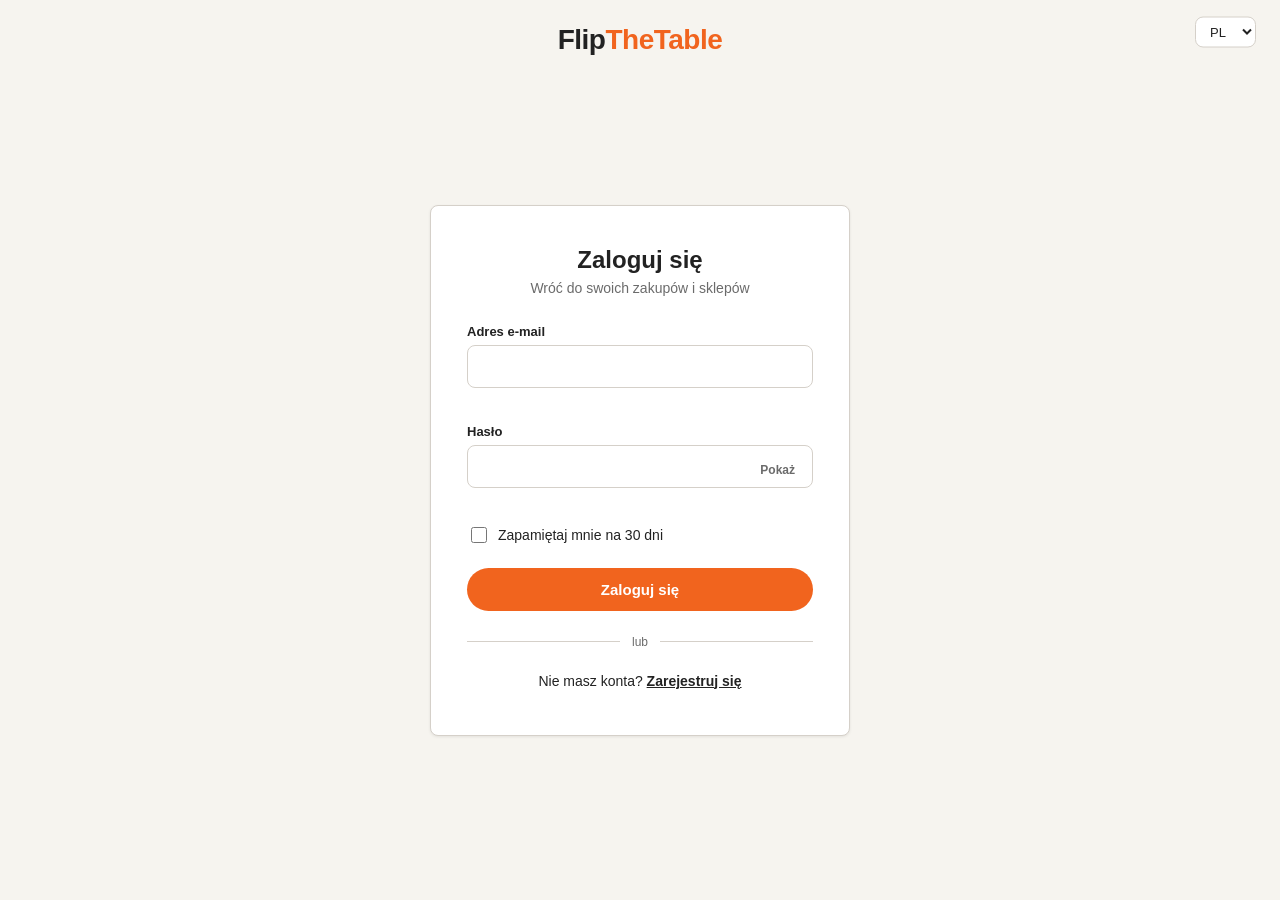
<file: frontend/pages/login.html>
<!DOCTYPE html>
<html lang="pl">
<head>
  <meta charset="UTF-8" />
  <meta name="viewport" content="width=device-width, initial-scale=1.0" />
  <title>Zaloguj się — FlipTheTable</title>
  <link rel="stylesheet" href="../css/auth.css" />
</head>
<body>
  <div class="auth-topbar">
    <a href="../index.html" class="auth-logo">Flip<span>TheTable</span></a>
    <select id="langSwitcher" class="lang-switcher"></select>
  </div>

  <div class="auth-wrapper">
    <div class="auth-card">
      <h1 data-i18n="auth.login_title">Zaloguj się</h1>
      <p class="auth-subtitle" data-i18n="auth.login_subtitle">Wróć do swoich zakupów i sklepów</p>

      <div class="auth-banner error" id="errorBanner"></div>
      <div class="auth-banner success" id="successBanner"></div>

      <form id="loginForm" novalidate>
        <div class="auth-field">
          <label for="email" data-i18n="auth.email_label">Adres e-mail</label>
          <input type="email" id="email" name="email" autocomplete="email" required />
          <div class="auth-field-error" id="emailError"></div>
        </div>

        <div class="auth-field auth-password-row">
          <label for="password" data-i18n="auth.password_label">Hasło</label>
          <input type="password" id="password" name="password" autocomplete="current-password" required />
          <button type="button" class="auth-toggle-password" data-target="password" data-i18n="auth.show_password">Pokaż</button>
          <div class="auth-field-error" id="passwordError"></div>
        </div>

        <label class="auth-remember-row">
          <input type="checkbox" id="remember" name="remember" />
          <span data-i18n="auth.remember_me">Zapamiętaj mnie na 30 dni</span>
        </label>

        <button type="submit" class="auth-submit" id="submitBtn" data-i18n="auth.login_title">Zaloguj się</button>
      </form>

      <div class="auth-divider" data-i18n="auth.or_divider">lub</div>

      <p class="auth-footer">
        <span data-i18n="auth.no_account">Nie masz konta?</span> <a href="register.html" data-i18n="auth.register_link">Zarejestruj się</a>
      </p>
    </div>
  </div>

  <script src="../js/i18n.js"></script>
  <script src="../js/auth.js"></script>
  <script>
    initAuthPage('login');
  </script>
</body>
</html>
</file>
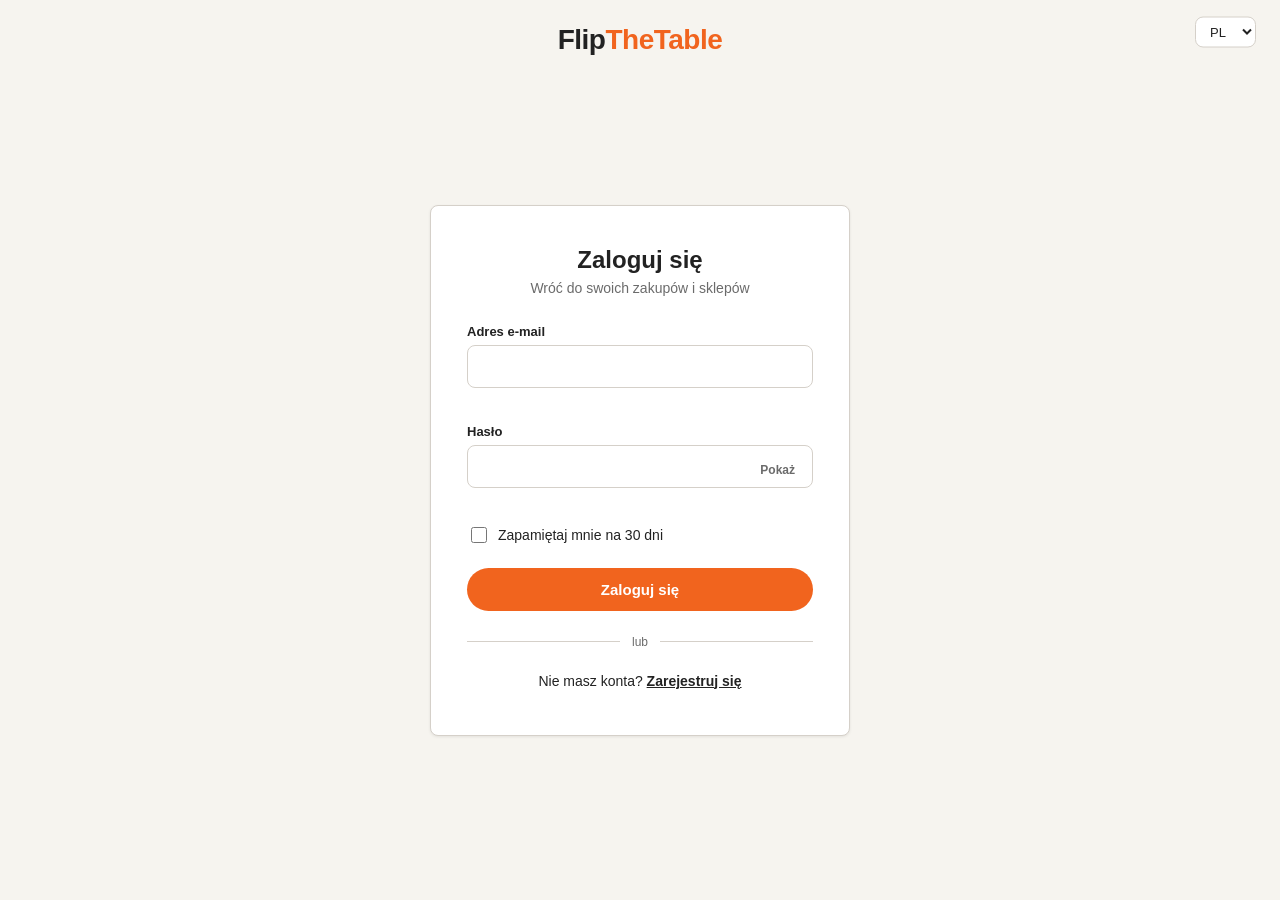
<file: frontend/pages/messages.html>
<!DOCTYPE html>
<html lang="pl">
<head>
  <meta charset="UTF-8" />
  <meta name="viewport" content="width=device-width, initial-scale=1.0" />
  <title>Wiadomości — FlipTheTable</title>
  <link rel="stylesheet" href="../css/shop.css" />
  <link rel="stylesheet" href="../css/messages.css" />
</head>
<body>
  <header class="shop-header">
    <a href="../index.html" class="shop-logo">Flip<span>TheTable</span></a>
    <div class="shop-header-actions" style="margin-left:auto;">
      <select id="langSwitcher" class="lang-switcher"></select>
      <span id="authActions"></span>
    </div>
  </header>

  <div class="messages-layout">
    <h1 class="messages-title" data-i18n="messages.title">Wiadomości</h1>
    <div class="messages-panes">
      <div class="messages-conversations">
        <div id="conversationsList"></div>
      </div>
      <div class="messages-thread">
        <div id="threadHeader" class="messages-thread-header" style="display:none;"></div>
        <div id="threadBody" class="messages-thread-body">
          <p class="messages-empty" data-i18n="messages.no_conversation_selected">Wybierz rozmowę z listy.</p>
        </div>
        <form id="messageForm" class="messages-form" style="display:none;">
          <textarea id="messageInput" rows="2" placeholder="Napisz wiadomość..." data-i18n-placeholder="messages.input_placeholder" required></textarea>
          <button type="submit" data-i18n="messages.send_btn">Wyślij</button>
        </form>
      </div>
    </div>
  </div>

  <script src="../js/i18n.js"></script>
  <script src="../js/icons.js"></script>
  <script src="../js/nav.js"></script>
  <script src="../js/api.js"></script>
  <script src="../js/ws.js"></script>
  <script src="../js/messages.js"></script>
</body>
</html>
</file>
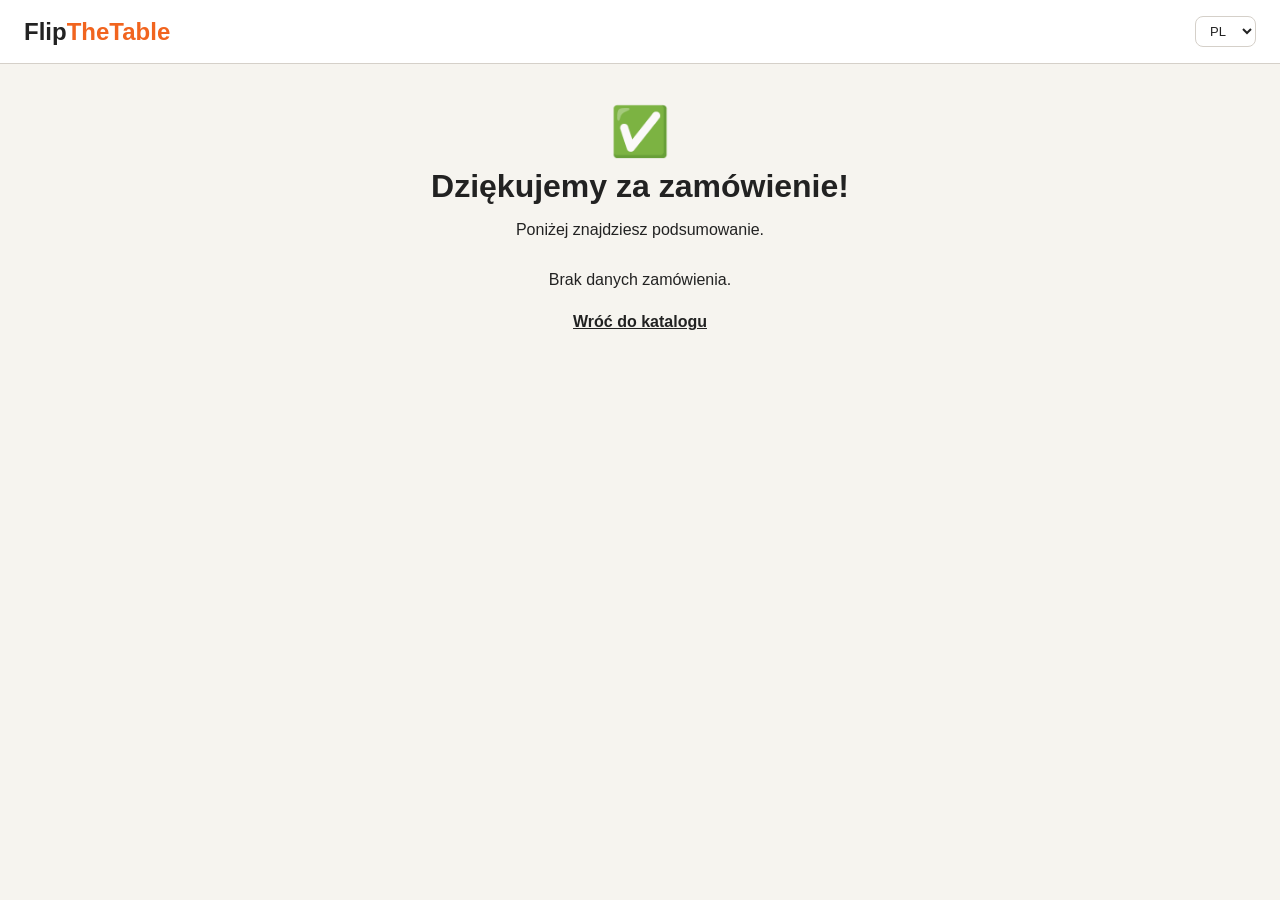
<file: frontend/pages/order-confirmation.html>
<!DOCTYPE html>
<html lang="pl">
<head>
  <meta charset="UTF-8" />
  <meta name="viewport" content="width=device-width, initial-scale=1.0" />
  <title>Zamówienie złożone — FlipTheTable</title>
  <link rel="stylesheet" href="../css/checkout.css" />
  <style>
    .confirmation-wrapper {
      max-width: 720px;
      margin: 40px auto;
      padding: 0 24px;
    }
    .confirmation-header {
      text-align: center;
      margin-bottom: 32px;
    }
    .confirmation-header .check {
      font-size: 48px;
    }
    .confirmation-header h1 {
      margin: 8px 0 4px;
    }
    .order-card {
      background: #fff;
      border: 1px solid #d5d0c9;
      border-radius: 8px;
      padding: 20px;
      margin-bottom: 20px;
    }
    .order-card-header {
      display: flex;
      justify-content: space-between;
      font-size: 14px;
      color: #6b6b6b;
      margin-bottom: 12px;
      border-bottom: 1px solid #eee;
      padding-bottom: 10px;
    }
    .order-line {
      display: flex;
      gap: 10px;
      align-items: center;
      padding: 8px 0;
      font-size: 14px;
    }
    .order-line img {
      width: 48px;
      height: 48px;
      object-fit: cover;
      border-radius: 4px;
    }
    .order-line-title {
      flex: 1;
    }
    .order-total {
      text-align: right;
      font-weight: 700;
      margin-top: 12px;
      padding-top: 10px;
      border-top: 1px solid #eee;
    }
    .confirmation-actions {
      text-align: center;
      margin-top: 24px;
    }
    .confirmation-actions a {
      color: #222;
      font-weight: 700;
      text-decoration: underline;
    }
    .payment-banner {
      max-width: 720px;
      margin: 0 auto 20px;
      padding: 12px 16px;
      border-radius: 6px;
      font-size: 14px;
    }
    .payment-banner.warning {
      background: #fff3cd;
      color: #7a5b00;
      border: 1px solid #ffe08a;
    }
    .payment-status-badge {
      display: inline-block;
      padding: 2px 10px;
      border-radius: 12px;
      font-size: 12px;
      font-weight: 700;
    }
    .payment-status-completed { background: #dff5e1; color: #1a7d33; }
    .payment-status-pending, .payment-status-failed { background: #fde2e2; color: #a11d1d; }
  </style>
</head>
<body>
  <header class="checkout-header">
    <a href="../index.html">Flip<span>TheTable</span></a>
    <select id="langSwitcher" class="lang-switcher"></select>
  </header>

  <div class="confirmation-wrapper">
    <div class="confirmation-header">
      <div class="check">✅</div>
      <h1 data-i18n="order_confirmation.thank_you">Dziękujemy za zamówienie!</h1>
      <p data-i18n="order_confirmation.summary_below">Poniżej znajdziesz podsumowanie.</p>
    </div>

    <div id="paymentBanner"></div>
    <div id="ordersContainer"></div>

    <div class="confirmation-actions">
      <a href="shop.html" data-i18n="common.back_to_catalog">Wróć do katalogu</a>
    </div>
  </div>

  <script src="../js/i18n.js"></script>
  <script src="../js/api.js"></script>
  <script>
    function escapeHtml(str) {
      const div = document.createElement('div');
      div.textContent = str;
      return div.innerHTML;
    }

    async function loadOrders() {
      const container = document.getElementById('ordersContainer');
      const params = new URLSearchParams(window.location.search);
      const ids = params.get('ids');

      if (params.get('paymentIssue') === '1') {
        document.getElementById('paymentBanner').innerHTML =
          `<div class="payment-banner warning">${t('order_confirmation.payment_issue_warning')}</div>`;
      }

      if (!ids) {
        container.innerHTML = `<p style="text-align:center;">${t('order_confirmation.no_data')}</p>`;
        return;
      }

      const orderIds = ids.split(',').filter(Boolean);

      for (const id of orderIds) {
        try {
          const res = await authFetch(`/orders/${id}`);
          if (!res.ok) continue;
          const order = await res.json();

          const linesHtml = (order.items || [])
            .map(
              (item) => `
                <div class="order-line">
                  <img src="${item.photo_url || 'https://picsum.photos/seed/placeholder/200/200'}" alt="${escapeHtml(item.title_snapshot)}" />
                  <span class="order-line-title">${escapeHtml(item.title_snapshot)} × ${item.quantity}</span>
                  <span>${parseFloat(item.unit_price).toFixed(2)} PLN</span>
                </div>
              `
            )
            .join('');

          const paymentStatus = order.payment_status || 'pending';
          const card = document.createElement('div');
          card.className = 'order-card';
          card.innerHTML = `
            <div class="order-card-header">
              <span>${t('order_confirmation.shop_label')} ${escapeHtml(order.shop_name)}</span>
              <span>${t('order_confirmation.order_number')} ${order.id.slice(0, 8)}</span>
            </div>
            ${linesHtml}
            <div class="order-total">
              <span class="payment-status-badge payment-status-${paymentStatus}" id="payment-badge-${order.id}">${t('payment_status.' + paymentStatus)}</span>
              ${t('checkout.total')}: ${parseFloat(order.total_amount).toFixed(2)} ${order.currency}
              ${parseFloat(order.shipping_amount) > 0 ? ` ${t('order_confirmation.shipping_included', { amount: parseFloat(order.shipping_amount).toFixed(2) + ' ' + order.currency })}` : ''}
            </div>
          `;
          container.appendChild(card);

          if (paymentStatus === 'pending') {
            pollPaymentStatus(order.id);
          }
        } catch (err) {
          // skip failed order fetch
        }
      }

      if (!container.hasChildNodes()) {
        container.innerHTML = `<p style="text-align:center;">${t('order_confirmation.error_loading')}</p>`;
      }
    }

    // The Stripe webhook that confirms payment can arrive a moment after the buyer
    // is redirected back here, so briefly re-check the order until it settles.
    async function pollPaymentStatus(orderId, attemptsLeft = 6) {
      if (attemptsLeft <= 0) return;
      await new Promise((resolve) => setTimeout(resolve, 1500));
      try {
        const res = await authFetch(`/orders/${orderId}`);
        if (!res.ok) return;
        const order = await res.json();
        const paymentStatus = order.payment_status || 'pending';
        if (paymentStatus === 'pending') {
          pollPaymentStatus(orderId, attemptsLeft - 1);
          return;
        }
        const badge = document.getElementById(`payment-badge-${orderId}`);
        if (badge) {
          badge.className = `payment-status-badge payment-status-${paymentStatus}`;
          badge.textContent = t('payment_status.' + paymentStatus);
        }
      } catch (err) {
        // give up silently — the buyer can still check orders.html later
      }
    }

    loadOrders();
  </script>
</body>
</html>
</file>
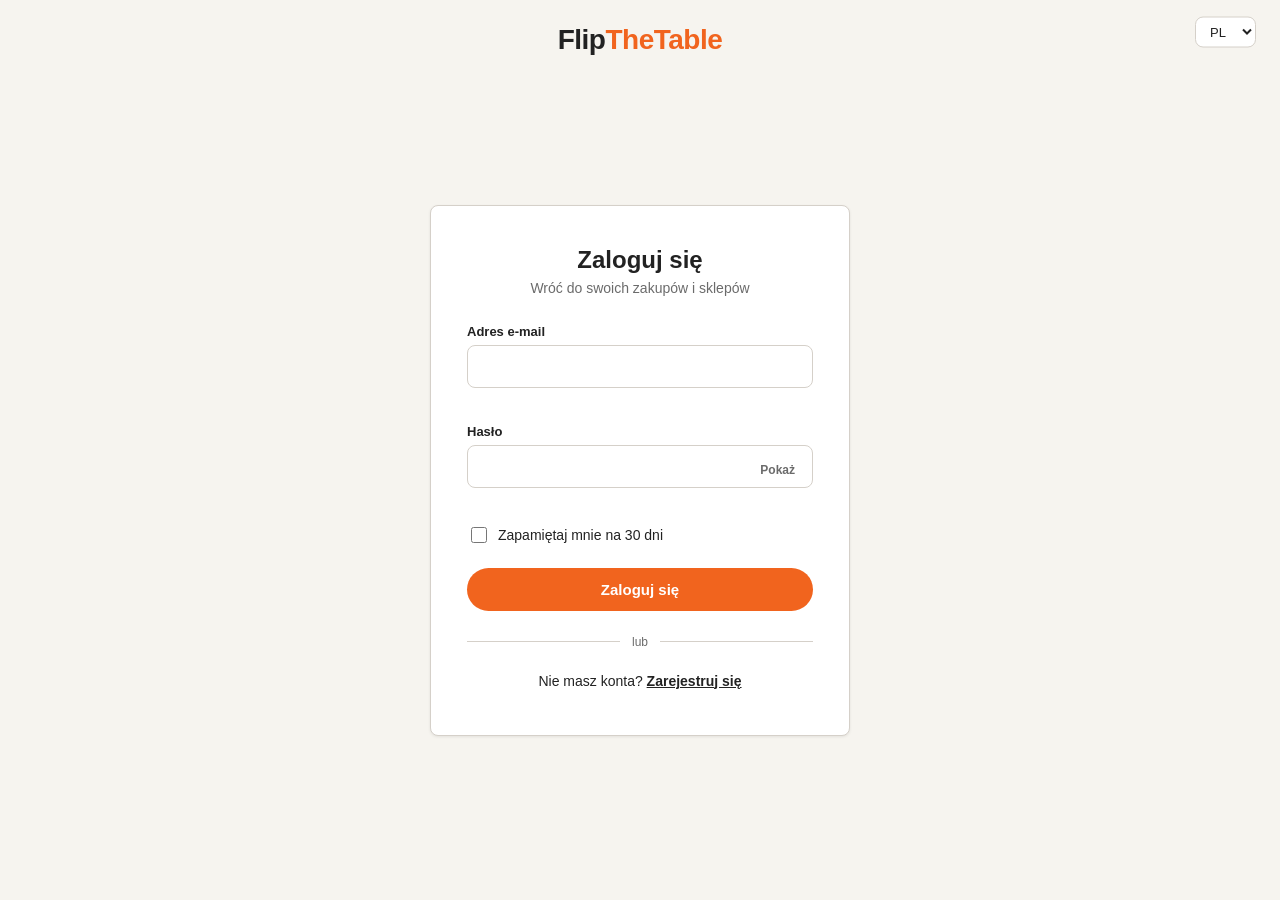
<file: frontend/pages/orders.html>
<!DOCTYPE html>
<html lang="pl">
<head>
  <meta charset="UTF-8" />
  <meta name="viewport" content="width=device-width, initial-scale=1.0" />
  <title>Moje zamówienia — FlipTheTable</title>
  <link rel="stylesheet" href="../css/shop.css" />
  <link rel="stylesheet" href="../css/orders.css" />
</head>
<body>
  <header class="shop-header">
    <a href="../index.html" class="shop-logo">Flip<span>TheTable</span></a>
    <div class="shop-header-actions" style="margin-left:auto;">
      <select id="langSwitcher" class="lang-switcher"></select>
      <span id="authActions"></span>
    </div>
  </header>

  <div class="orders-layout">
    <h1 class="orders-title" data-i18n="orders.title">Moje zamówienia</h1>
    <div id="ordersBanner" class="orders-banner"></div>
    <div id="ordersStats" class="orders-stats-grid"></div>
    <div id="ordersList" class="orders-list"></div>
  </div>

  <script src="../js/i18n.js"></script>
  <script src="../js/icons.js"></script>
  <script src="../js/nav.js"></script>
  <script src="../js/api.js"></script>
  <script src="../js/ws.js"></script>
  <script src="../js/orders.js"></script>
</body>
</html>
</file>
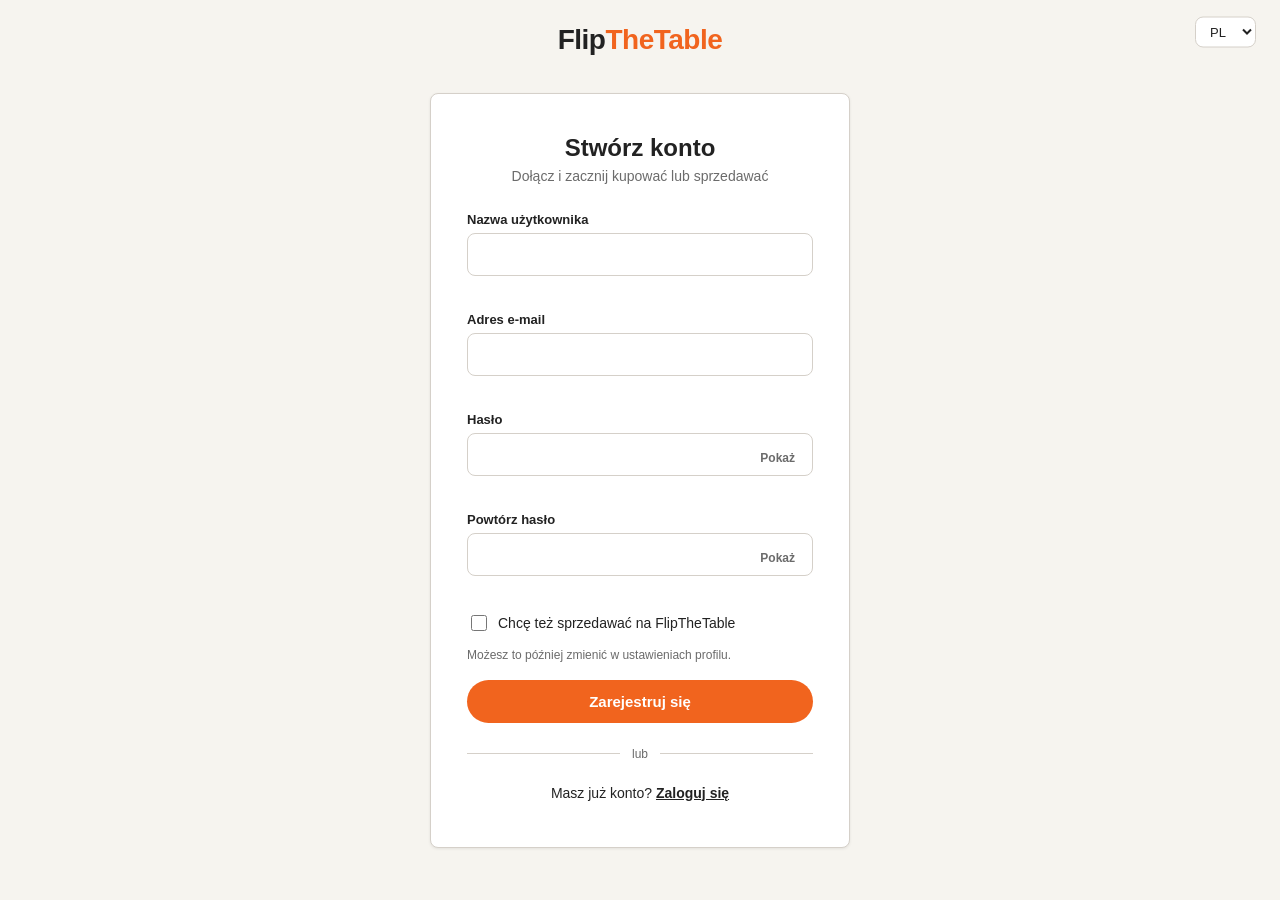
<file: frontend/pages/register.html>
<!DOCTYPE html>
<html lang="pl">
<head>
  <meta charset="UTF-8" />
  <meta name="viewport" content="width=device-width, initial-scale=1.0" />
  <title>Zarejestruj się — FlipTheTable</title>
  <link rel="stylesheet" href="../css/auth.css" />
</head>
<body>
  <div class="auth-topbar">
    <a href="../index.html" class="auth-logo">Flip<span>TheTable</span></a>
    <select id="langSwitcher" class="lang-switcher"></select>
  </div>

  <div class="auth-wrapper">
    <div class="auth-card">
      <h1 data-i18n="auth.register_title">Stwórz konto</h1>
      <p class="auth-subtitle" data-i18n="auth.register_subtitle">Dołącz i zacznij kupować lub sprzedawać</p>

      <div class="auth-banner error" id="errorBanner"></div>
      <div class="auth-banner success" id="successBanner"></div>

      <form id="registerForm" novalidate>
        <div class="auth-field">
          <label for="username" data-i18n="auth.username_label">Nazwa użytkownika</label>
          <input type="text" id="username" name="username" autocomplete="username" required />
          <div class="auth-field-error" id="usernameError"></div>
        </div>

        <div class="auth-field">
          <label for="email" data-i18n="auth.email_label">Adres e-mail</label>
          <input type="email" id="email" name="email" autocomplete="email" required />
          <div class="auth-field-error" id="emailError"></div>
        </div>

        <div class="auth-field auth-password-row">
          <label for="password" data-i18n="auth.password_label">Hasło</label>
          <input type="password" id="password" name="password" autocomplete="new-password" minlength="8" required />
          <button type="button" class="auth-toggle-password" data-target="password" data-i18n="auth.show_password">Pokaż</button>
          <div class="auth-field-error" id="passwordError"></div>
        </div>

        <div class="auth-field auth-password-row">
          <label for="confirmPassword" data-i18n="auth.confirm_password_label">Powtórz hasło</label>
          <input type="password" id="confirmPassword" name="confirmPassword" autocomplete="new-password" required />
          <button type="button" class="auth-toggle-password" data-target="confirmPassword" data-i18n="auth.show_password">Pokaż</button>
          <div class="auth-field-error" id="confirmPasswordError"></div>
        </div>

        <label class="auth-remember-row">
          <input type="checkbox" id="isSeller" name="isSeller" />
          <span data-i18n="auth.want_to_sell">Chcę też sprzedawać na FlipTheTable</span>
        </label>
        <p class="auth-seller-note" data-i18n="auth.seller_note">Możesz to później zmienić w ustawieniach profilu.</p>

        <button type="submit" class="auth-submit" id="submitBtn" data-i18n="auth.register_link">Zarejestruj się</button>
      </form>

      <div class="auth-divider" data-i18n="auth.or_divider">lub</div>

      <p class="auth-footer">
        <span data-i18n="auth.have_account">Masz już konto?</span> <a href="login.html" data-i18n="auth.login_title">Zaloguj się</a>
      </p>
    </div>
  </div>

  <script src="../js/i18n.js"></script>
  <script src="../js/auth.js"></script>
  <script>
    initAuthPage('register');
  </script>
</body>
</html>
</file>
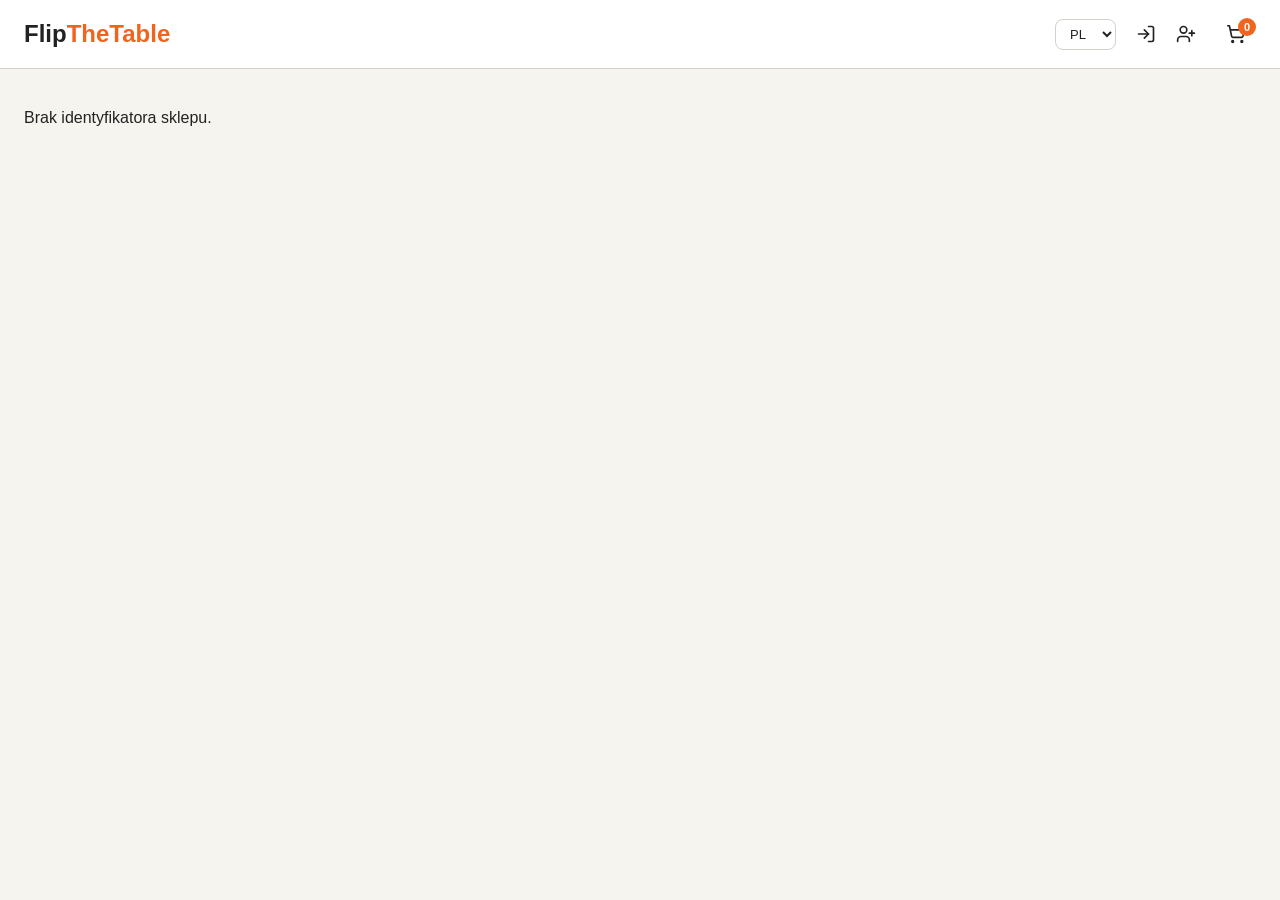
<file: frontend/pages/shop-profile.html>
<!DOCTYPE html>
<html lang="pl">
<head>
  <meta charset="UTF-8" />
  <meta name="viewport" content="width=device-width, initial-scale=1.0" />
  <title>Sklep — FlipTheTable</title>
  <link rel="stylesheet" href="../css/shop.css" />
  <link rel="stylesheet" href="../css/cart.css" />
  <link rel="stylesheet" href="../css/shop-profile.css" />
</head>
<body>
  <header class="shop-header">
    <a href="../index.html" class="shop-logo">Flip<span>TheTable</span></a>
    <div class="shop-header-actions" style="margin-left:auto;">
      <select id="langSwitcher" class="lang-switcher"></select>
      <span id="authActions">
        <a href="login.html" class="nav-icon-link" title="Zaloguj się" aria-label="Zaloguj się" data-i18n-title="nav.login" data-i18n-aria-label="nav.login"><svg xmlns="http://www.w3.org/2000/svg" width="20" height="20" viewBox="0 0 24 24" fill="none" stroke="currentColor" stroke-width="2" stroke-linecap="round" stroke-linejoin="round"><path d="m10 17 5-5-5-5" /><path d="M15 12H3" /><path d="M15 3h4a2 2 0 0 1 2 2v14a2 2 0 0 1-2 2h-4" /></svg></a>
        <a href="register.html" class="nav-icon-link" title="Zarejestruj się" aria-label="Zarejestruj się" data-i18n-title="nav.register" data-i18n-aria-label="nav.register"><svg xmlns="http://www.w3.org/2000/svg" width="20" height="20" viewBox="0 0 24 24" fill="none" stroke="currentColor" stroke-width="2" stroke-linecap="round" stroke-linejoin="round"><path d="M16 21v-2a4 4 0 0 0-4-4H6a4 4 0 0 0-4 4v2" /><circle cx="9" cy="7" r="4" /><line x1="19" x2="19" y1="8" y2="14" /><line x1="22" x2="16" y1="11" y2="11" /></svg></a>
      </span>
      <button id="cartToggleBtn" class="cart-icon-btn" title="Koszyk" aria-label="Koszyk" data-i18n-title="nav.cart" data-i18n-aria-label="nav.cart"><svg xmlns="http://www.w3.org/2000/svg" width="20" height="20" viewBox="0 0 24 24" fill="none" stroke="currentColor" stroke-width="2" stroke-linecap="round" stroke-linejoin="round"><circle cx="8" cy="21" r="1" /><circle cx="19" cy="21" r="1" /><path d="M2.05 2.05h2l2.66 12.42a2 2 0 0 0 2 1.58h9.78a2 2 0 0 0 1.95-1.57l1.65-7.43H5.12" /></svg><span id="cartCount" class="cart-count-badge">0</span></button>
    </div>
  </header>

  <div id="cartOverlay" class="cart-overlay"></div>
  <div id="cartDrawer" class="cart-drawer">
    <div class="cart-drawer-header">
      <h3 data-i18n="nav.cart">Koszyk</h3>
      <button id="closeCartBtn">✕</button>
    </div>
    <div id="cartItemsList" class="cart-items-list"></div>
    <div class="cart-drawer-footer">
      <div class="cart-total-row">
        <span data-i18n="cart.total">Razem:</span>
        <span id="cartTotalAmount">0.00 PLN</span>
      </div>
      <a href="checkout.html" class="cart-checkout-btn" data-i18n="cart.checkout_btn">Przejdź do kasy</a>
    </div>
  </div>

  <div id="shopProfileHeader" class="shop-profile-header"></div>

  <div class="shop-profile-layout">
    <div id="resultCount" class="shop-result-count"></div>
    <div id="listingGrid" class="listing-grid"></div>
    <div id="emptyState" class="shop-empty-state" style="display:none;" data-i18n="shop_profile.empty_listings">
      Ten sklep nie ma jeszcze żadnych ofert.
    </div>
  </div>

  <script src="../js/i18n.js"></script>
  <script src="../js/icons.js"></script>
  <script src="../js/nav.js"></script>
  <script src="../js/api.js"></script>
  <script src="../js/ws.js"></script>
  <script src="../js/cart.js"></script>
  <script src="../js/shop-profile.js"></script>
</body>
</html>
</file>
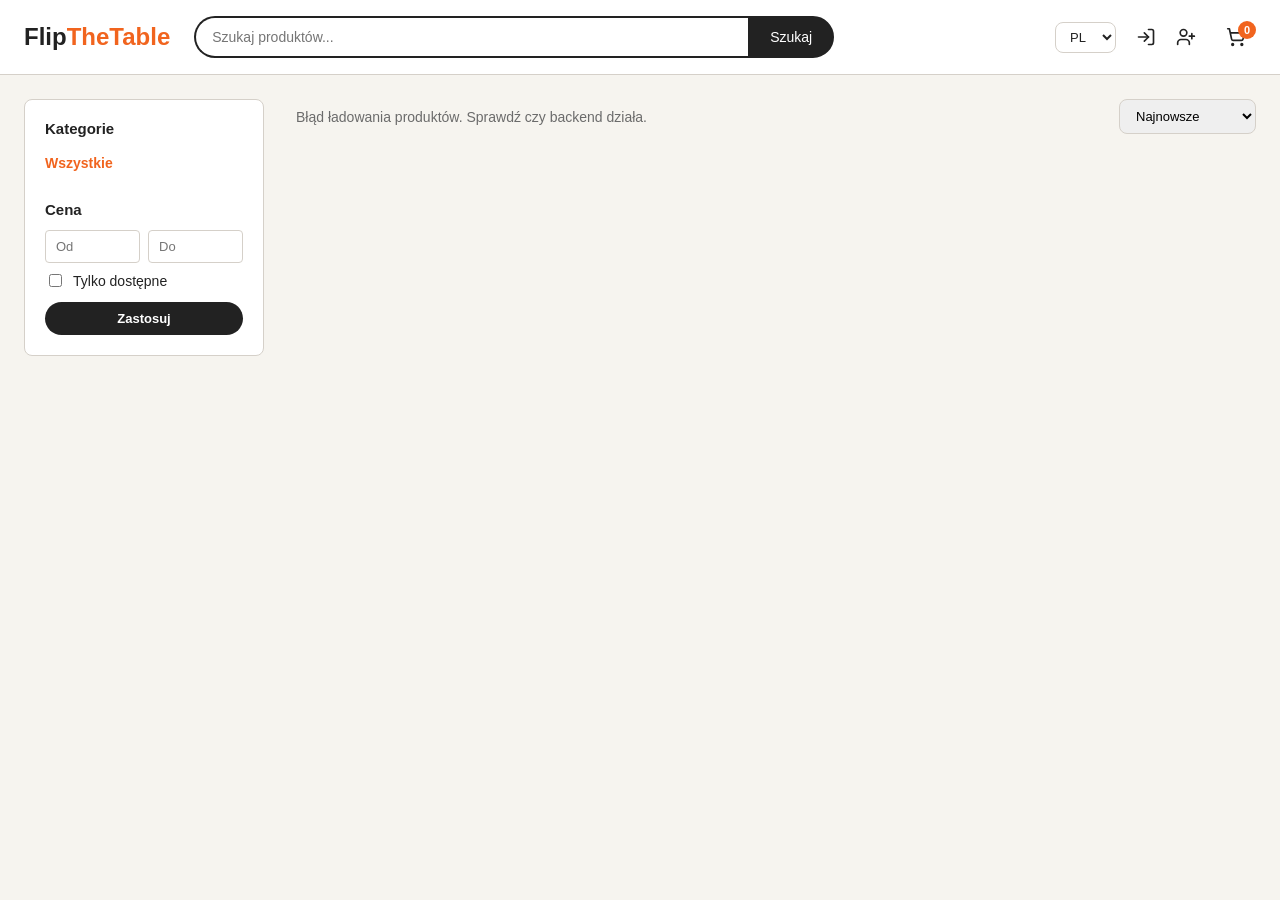
<file: frontend/pages/shop.html>
<!DOCTYPE html>
<html lang="pl">
<head>
  <meta charset="UTF-8" />
  <meta name="viewport" content="width=device-width, initial-scale=1.0" />
  <title>Katalog produktów — FlipTheTable</title>
  <link rel="stylesheet" href="../css/shop.css" />
  <link rel="stylesheet" href="../css/cart.css" />
</head>
<body>
  <header class="shop-header">
    <a href="../index.html" class="shop-logo">Flip<span>TheTable</span></a>
    <form class="shop-search" id="searchForm">
      <input type="text" id="searchInput" placeholder="Szukaj produktów..." data-i18n-placeholder="shop.search_placeholder" />
      <button type="submit" data-i18n="shop.search_btn">Szukaj</button>
    </form>
    <div class="shop-header-actions">
      <select id="langSwitcher" class="lang-switcher"></select>
      <span id="authActions">
        <a href="login.html" class="nav-icon-link" title="Zaloguj się" aria-label="Zaloguj się" data-i18n-title="nav.login" data-i18n-aria-label="nav.login"><svg xmlns="http://www.w3.org/2000/svg" width="20" height="20" viewBox="0 0 24 24" fill="none" stroke="currentColor" stroke-width="2" stroke-linecap="round" stroke-linejoin="round"><path d="m10 17 5-5-5-5" /><path d="M15 12H3" /><path d="M15 3h4a2 2 0 0 1 2 2v14a2 2 0 0 1-2 2h-4" /></svg></a>
        <a href="register.html" class="nav-icon-link" title="Zarejestruj się" aria-label="Zarejestruj się" data-i18n-title="nav.register" data-i18n-aria-label="nav.register"><svg xmlns="http://www.w3.org/2000/svg" width="20" height="20" viewBox="0 0 24 24" fill="none" stroke="currentColor" stroke-width="2" stroke-linecap="round" stroke-linejoin="round"><path d="M16 21v-2a4 4 0 0 0-4-4H6a4 4 0 0 0-4 4v2" /><circle cx="9" cy="7" r="4" /><line x1="19" x2="19" y1="8" y2="14" /><line x1="22" x2="16" y1="11" y2="11" /></svg></a>
      </span>
      <button id="cartToggleBtn" class="cart-icon-btn" title="Koszyk" aria-label="Koszyk" data-i18n-title="nav.cart" data-i18n-aria-label="nav.cart"><svg xmlns="http://www.w3.org/2000/svg" width="20" height="20" viewBox="0 0 24 24" fill="none" stroke="currentColor" stroke-width="2" stroke-linecap="round" stroke-linejoin="round"><circle cx="8" cy="21" r="1" /><circle cx="19" cy="21" r="1" /><path d="M2.05 2.05h2l2.66 12.42a2 2 0 0 0 2 1.58h9.78a2 2 0 0 0 1.95-1.57l1.65-7.43H5.12" /></svg><span id="cartCount" class="cart-count-badge">0</span></button>
    </div>
  </header>

  <div id="cartOverlay" class="cart-overlay"></div>
  <div id="cartDrawer" class="cart-drawer">
    <div class="cart-drawer-header">
      <h3 data-i18n="nav.cart">Koszyk</h3>
      <button id="closeCartBtn">✕</button>
    </div>
    <div id="cartItemsList" class="cart-items-list"></div>
    <div class="cart-drawer-footer">
      <div class="cart-total-row">
        <span data-i18n="cart.total">Razem:</span>
        <span id="cartTotalAmount">0.00 PLN</span>
      </div>
      <a href="checkout.html" class="cart-checkout-btn" data-i18n="cart.checkout_btn">Przejdź do kasy</a>
    </div>
  </div>

  <div class="shop-layout">
    <aside class="shop-filters">
      <h3 data-i18n="shop.categories_heading">Kategorie</h3>
      <div id="categoryList">
        <button class="filter-category active" data-slug="" data-i18n="common.all">Wszystkie</button>
      </div>

      <h3 data-i18n="shop.price_heading">Cena</h3>
      <div class="price-range-row">
        <input type="number" id="minPrice" placeholder="Od" min="0" data-i18n-placeholder="shop.price_from" />
        <input type="number" id="maxPrice" placeholder="Do" min="0" data-i18n-placeholder="shop.price_to" />
      </div>
      <label class="filter-checkbox-row">
        <input type="checkbox" id="inStockOnly" />
        <span data-i18n="shop.in_stock_only">Tylko dostępne</span>
      </label>
      <button class="filter-apply-btn" id="applyFilters" data-i18n="shop.apply_filters">Zastosuj</button>
    </aside>

    <main class="shop-main">
      <div class="shop-toolbar">
        <span class="shop-result-count" id="resultCount"></span>
        <div class="shop-sort">
          <select id="sortSelect">
            <option value="newest" data-i18n="shop.sort_newest">Najnowsze</option>
            <option value="price_asc" data-i18n="shop.sort_price_asc">Cena: rosnąco</option>
            <option value="price_desc" data-i18n="shop.sort_price_desc">Cena: malejąco</option>
            <option value="popular" data-i18n="shop.sort_popular">Popularne</option>
          </select>
        </div>
      </div>

      <div id="listingGrid" class="listing-grid"></div>
      <div id="emptyState" class="shop-empty-state" style="display:none;" data-i18n="shop.empty_state">
        Nie znaleziono produktów spełniających kryteria.
      </div>

      <div id="pagination" class="shop-pagination"></div>
    </main>
  </div>

  <script src="../js/i18n.js"></script>
  <script src="../js/icons.js"></script>
  <script src="../js/nav.js"></script>
  <script src="../js/api.js"></script>
  <script src="../js/ws.js"></script>
  <script src="../js/cart.js"></script>
  <script src="../js/shop.js"></script>
</body>
</html>
</file>
<file: frontend/css/shop.css>
:root {
  --etsy-orange: #f1641e;
  --etsy-orange-dark: #d14c0a;
  --etsy-black: #222222;
  --etsy-gray: #6b6b6b;
  --etsy-border: #d5d0c9;
  --etsy-bg: #f6f4ef;
  --etsy-card: #ffffff;
  --radius: 8px;
  font-family: "Segoe UI", "Helvetica Neue", Arial, sans-serif;
}

* {
  box-sizing: border-box;
}

body {
  margin: 0;
  background: var(--etsy-bg);
  color: var(--etsy-black);
}

.shop-header {
  background: var(--etsy-card);
  border-bottom: 1px solid var(--etsy-border);
  padding: 16px 24px;
  display: flex;
  align-items: center;
  gap: 24px;
  position: sticky;
  top: 0;
  z-index: 10;
}

.shop-logo {
  font-size: 24px;
  font-weight: 700;
  color: var(--etsy-black);
  text-decoration: none;
  white-space: nowrap;
}

.shop-logo span {
  color: var(--etsy-orange);
}

.shop-search {
  flex: 1;
  display: flex;
  max-width: 640px;
}

.shop-search input {
  flex: 1;
  padding: 11px 16px;
  border: 2px solid var(--etsy-black);
  border-right: none;
  border-radius: 24px 0 0 24px;
  font-size: 14px;
}

.shop-search input:focus {
  outline: none;
}

.shop-search button {
  padding: 0 20px;
  border: 2px solid var(--etsy-black);
  background: var(--etsy-black);
  color: #fff;
  border-radius: 0 24px 24px 0;
  cursor: pointer;
  font-size: 14px;
}

.shop-header-actions {
  margin-left: auto;
  display: flex;
  gap: 12px;
  align-items: center;
  font-size: 14px;
}

.lang-switcher {
  padding: 6px 10px;
  border: 1px solid var(--etsy-border);
  border-radius: var(--radius);
  font-size: 13px;
  background: var(--etsy-card);
  color: var(--etsy-black);
  cursor: pointer;
}

.shop-header-actions a {
  color: var(--etsy-black);
  text-decoration: none;
  font-weight: 600;
}

.shop-header-actions a:hover {
  text-decoration: underline;
}

.nav-icon-link {
  display: inline-flex;
  align-items: center;
  justify-content: center;
  position: relative;
  width: 36px;
  height: 36px;
  border-radius: 50%;
  color: var(--etsy-black);
}

a.nav-icon-link:hover {
  background: var(--etsy-bg);
  text-decoration: none;
}

.nav-user-chip {
  display: inline-flex;
  align-items: center;
  gap: 6px;
  color: var(--etsy-black);
  font-size: 13px;
  font-weight: 600;
}

.nav-username {
  max-width: 120px;
  overflow: hidden;
  text-overflow: ellipsis;
  white-space: nowrap;
}

.nav-unread-badge {
  position: absolute;
  top: 2px;
  right: 0;
  display: inline-block;
  padding: 1px 6px;
  background: var(--etsy-orange);
  color: #fff;
  border-radius: 10px;
  font-size: 10px;
  font-weight: 700;
}

.shop-layout {
  display: flex;
  max-width: 1280px;
  margin: 0 auto;
  padding: 24px;
  gap: 32px;
  align-items: flex-start;
}

.shop-filters {
  width: 240px;
  flex-shrink: 0;
  background: var(--etsy-card);
  border: 1px solid var(--etsy-border);
  border-radius: var(--radius);
  padding: 20px;
  position: sticky;
  top: 88px;
}

.shop-filters h3 {
  font-size: 15px;
  margin: 0 0 12px;
}

.shop-filters h3:not(:first-child) {
  margin-top: 24px;
}

.filter-category {
  display: block;
  padding: 6px 0;
  color: var(--etsy-black);
  text-decoration: none;
  font-size: 14px;
  cursor: pointer;
  border: none;
  background: none;
  text-align: left;
  width: 100%;
}

.filter-category.active {
  font-weight: 700;
  color: var(--etsy-orange);
}

.price-range-row {
  display: flex;
  gap: 8px;
  align-items: center;
}

.price-range-row input {
  width: 100%;
  padding: 8px 10px;
  border: 1px solid var(--etsy-border);
  border-radius: 4px;
  font-size: 13px;
}

.filter-apply-btn {
  margin-top: 12px;
  width: 100%;
  padding: 9px;
  background: var(--etsy-black);
  color: #fff;
  border: none;
  border-radius: 20px;
  cursor: pointer;
  font-size: 13px;
  font-weight: 600;
}

.filter-checkbox-row {
  display: flex;
  align-items: center;
  gap: 8px;
  font-size: 14px;
  margin-top: 8px;
}

.shop-main {
  flex: 1;
  min-width: 0;
}

.shop-toolbar {
  display: flex;
  justify-content: space-between;
  align-items: center;
  margin-bottom: 16px;
}

.shop-result-count {
  font-size: 14px;
  color: var(--etsy-gray);
}

.shop-sort select {
  padding: 8px 12px;
  border: 1px solid var(--etsy-border);
  border-radius: var(--radius);
  font-size: 13px;
}

.listing-grid {
  display: grid;
  grid-template-columns: repeat(auto-fill, minmax(220px, 1fr));
  gap: 20px;
}

.listing-card {
  background: var(--etsy-card);
  border-radius: var(--radius);
  overflow: hidden;
  cursor: pointer;
  transition: box-shadow 0.15s ease;
  text-decoration: none;
  color: var(--etsy-black);
  display: block;
  position: relative;
}

.listing-card-fav-btn {
  position: absolute;
  top: 8px;
  right: 8px;
  width: 32px;
  height: 32px;
  border-radius: 50%;
  border: none;
  background: rgba(255, 255, 255, 0.9);
  font-size: 16px;
  line-height: 1;
  cursor: pointer;
  display: flex;
  align-items: center;
  justify-content: center;
  color: #555;
}

.listing-card-fav-btn.active {
  color: #e0245e;
}

.listing-card:hover {
  box-shadow: 0 4px 16px rgba(0, 0, 0, 0.12);
}

.listing-card img {
  width: 100%;
  aspect-ratio: 1 / 1;
  object-fit: cover;
  background: #eee;
  display: block;
}

.listing-card-body {
  padding: 12px 4px;
}

.listing-card-title {
  font-size: 14px;
  line-height: 1.3;
  margin: 0 0 6px;
  display: -webkit-box;
  -webkit-line-clamp: 2;
  -webkit-box-orient: vertical;
  overflow: hidden;
}

.listing-card-shop {
  font-size: 12px;
  color: var(--etsy-gray);
  margin: 0 0 6px;
}

.listing-card-price {
  font-size: 15px;
  font-weight: 700;
}

.listing-card-stock {
  font-size: 11px;
  color: #c0392b;
  margin-top: 4px;
}

.listing-card-add-btn {
  margin-top: 8px;
  width: 100%;
  padding: 8px;
  background: var(--etsy-black);
  color: #fff;
  border: none;
  border-radius: 20px;
  font-size: 12px;
  font-weight: 600;
  cursor: pointer;
}

.listing-card-add-btn:hover {
  background: var(--etsy-orange);
}

.shop-empty-state {
  text-align: center;
  padding: 64px 16px;
  color: var(--etsy-gray);
}

.shop-pagination {
  display: flex;
  justify-content: center;
  gap: 8px;
  margin-top: 32px;
}

.shop-pagination button {
  padding: 8px 14px;
  border: 1px solid var(--etsy-border);
  background: var(--etsy-card);
  border-radius: 6px;
  cursor: pointer;
  font-size: 13px;
}

.shop-pagination button.active {
  background: var(--etsy-black);
  color: #fff;
  border-color: var(--etsy-black);
}

.shop-pagination button:disabled {
  opacity: 0.4;
  cursor: not-allowed;
}

@media (max-width: 860px) {
  .shop-layout {
    flex-direction: column;
  }
  .shop-filters {
    width: 100%;
    position: static;
  }
}
</file>
<file: frontend/css/dashboard.css>
.dashboard-layout {
  max-width: 1100px;
  margin: 0 auto;
  padding: 32px 24px 64px;
}

.dashboard-title {
  font-size: 26px;
  margin: 0 0 20px;
}

.dashboard-banner {
  display: none;
  border-radius: var(--radius);
  padding: 10px 14px;
  font-size: 13px;
  margin-bottom: 18px;
}

.dashboard-banner.show {
  display: block;
}

.dashboard-banner.error {
  background: #fdecea;
  color: #c0392b;
  border: 1px solid #f5c6cb;
}

.dashboard-banner.success {
  background: #eaf6ea;
  color: #2e7d32;
  border: 1px solid #c8e6c9;
}

.dashboard-card {
  background: var(--etsy-card);
  border: 1px solid var(--etsy-border);
  border-radius: var(--radius);
  padding: 24px;
  margin-bottom: 20px;
}

.dashboard-card h2 {
  margin: 0 0 4px;
  font-size: 18px;
}

.dashboard-hint {
  color: var(--etsy-gray);
  font-size: 13px;
  margin: 0 0 18px;
}

.dashboard-card-header {
  display: flex;
  justify-content: space-between;
  align-items: center;
  margin-bottom: 16px;
}

.dashboard-card-header h2 {
  margin: 0;
}

.dashboard-shell {
  display: flex;
  align-items: flex-start;
  gap: 32px;
}

.dashboard-sidebar {
  width: 220px;
  flex-shrink: 0;
  position: sticky;
  top: 24px;
}

.dashboard-sidebar-nav {
  display: flex;
  flex-direction: column;
  gap: 2px;
}

.dashboard-main {
  flex: 1;
  min-width: 0;
}

.dashboard-tab {
  border: none;
  background: none;
  padding: 11px 14px;
  font-size: 14px;
  font-weight: 600;
  color: var(--etsy-gray);
  cursor: pointer;
  text-align: left;
  border-radius: var(--radius);
  border-left: 3px solid transparent;
}

.dashboard-tab:hover {
  background: var(--etsy-bg);
}

.dashboard-tab.active {
  color: var(--etsy-black);
  background: var(--etsy-bg);
  border-left-color: var(--etsy-orange);
}

@media (max-width: 780px) {
  .dashboard-shell {
    flex-direction: column;
  }
  .dashboard-sidebar {
    width: 100%;
    position: static;
  }
  .dashboard-sidebar-nav {
    flex-direction: row;
    flex-wrap: wrap;
  }
}

.dashboard-form {
  display: flex;
  flex-direction: column;
  gap: 14px;
}

.dashboard-field {
  display: flex;
  flex-direction: column;
  flex: 1;
}

.dashboard-field label {
  font-size: 13px;
  font-weight: 600;
  margin-bottom: 6px;
}

.dashboard-photo-preview {
  width: 96px;
  height: 96px;
  object-fit: cover;
  border-radius: var(--radius);
  border: 1px solid var(--etsy-border);
  margin-top: 8px;
}

.dashboard-photos-grid {
  display: flex;
  flex-wrap: wrap;
  gap: 10px;
  margin-top: 10px;
}

.dashboard-photo-thumb {
  position: relative;
  width: 88px;
  height: 88px;
}

.dashboard-photo-thumb img {
  width: 100%;
  height: 100%;
  object-fit: cover;
  border-radius: var(--radius);
  border: 1px solid var(--etsy-border);
}

.dashboard-photo-thumb.is-primary img {
  border-color: var(--etsy-orange);
  border-width: 2px;
}

.dashboard-photo-thumb-remove {
  position: absolute;
  top: -6px;
  right: -6px;
  width: 22px;
  height: 22px;
  border-radius: 50%;
  border: none;
  background: #222;
  color: #fff;
  font-size: 13px;
  line-height: 1;
  cursor: pointer;
  display: flex;
  align-items: center;
  justify-content: center;
}

.dashboard-field input,
.dashboard-field textarea,
.dashboard-field select {
  padding: 10px 12px;
  border: 1px solid var(--etsy-border);
  border-radius: var(--radius);
  font-size: 14px;
  font-family: inherit;
}

.dashboard-field-row {
  display: flex;
  gap: 14px;
}

.dashboard-form-actions {
  display: flex;
  gap: 10px;
}

.dashboard-submit-btn {
  padding: 11px 20px;
  background: var(--etsy-orange);
  color: #fff;
  border: none;
  border-radius: 24px;
  font-weight: 700;
  font-size: 14px;
  cursor: pointer;
}

.dashboard-submit-btn:hover {
  background: var(--etsy-orange-dark);
}

.dashboard-btn-small {
  padding: 8px 16px;
  font-size: 13px;
}

.dashboard-cancel-btn {
  padding: 11px 20px;
  background: none;
  border: 1px solid var(--etsy-border);
  border-radius: 24px;
  font-size: 14px;
  cursor: pointer;
}

.dashboard-list {
  display: flex;
  flex-direction: column;
  gap: 12px;
  margin-top: 20px;
}

.dashboard-listings-filters {
  display: flex;
  flex-wrap: wrap;
  gap: 10px;
  margin-top: 18px;
}

.dashboard-listings-filters input,
.dashboard-listings-filters select {
  padding: 9px 12px;
  border: 1px solid var(--etsy-border);
  border-radius: var(--radius);
  font-size: 13px;
  font-family: inherit;
}

.dashboard-listings-filters input {
  flex: 1;
  min-width: 180px;
}

.dashboard-row {
  display: flex;
  align-items: center;
  gap: 14px;
  padding: 12px;
  border: 1px solid var(--etsy-border);
  border-radius: var(--radius);
}

.dashboard-row img {
  width: 56px;
  height: 56px;
  border-radius: 6px;
  object-fit: cover;
  flex-shrink: 0;
}

.dashboard-row-info {
  flex: 1;
  min-width: 0;
}

.dashboard-row-title {
  margin: 0 0 4px;
  font-weight: 600;
  font-size: 14px;
}

.dashboard-row-meta {
  margin: 0;
  font-size: 12px;
  color: var(--etsy-gray);
}

.dashboard-row-actions {
  display: flex;
  gap: 8px;
  flex-shrink: 0;
}

.dashboard-edit-btn,
.dashboard-toggle-btn,
.dashboard-delete-btn {
  padding: 7px 14px;
  border: 1px solid var(--etsy-border);
  background: var(--etsy-card);
  border-radius: 18px;
  font-size: 12px;
  cursor: pointer;
}

.dashboard-delete-btn {
  color: #c92a2a;
  border-color: #f1aeae;
}

.dashboard-delete-btn:hover {
  background: #fdeaea;
}

.dashboard-order-status {
  padding: 8px 10px;
  border: 1px solid var(--etsy-border);
  border-radius: var(--radius);
  font-size: 13px;
}

.dashboard-stats-grid {
  display: grid;
  grid-template-columns: repeat(auto-fit, minmax(140px, 1fr));
  gap: 14px;
}

.dashboard-stat-tile {
  background: var(--etsy-bg);
  border: 1px solid var(--etsy-border);
  border-radius: var(--radius);
  padding: 16px;
  text-align: center;
}

.dashboard-stat-value {
  margin: 0 0 4px;
  font-size: 22px;
  font-weight: 700;
}

.dashboard-stat-label {
  margin: 0;
  font-size: 12px;
  color: var(--etsy-gray);
}

.dashboard-checkbox-label {
  display: flex;
  align-items: center;
  gap: 8px;
  font-size: 14px;
  font-weight: 600;
  cursor: pointer;
}

.dashboard-checkbox-label input[type="checkbox"],
.dashboard-checkbox-label input[type="radio"] {
  width: 16px;
  height: 16px;
}

.dashboard-header-actions {
  display: flex;
  gap: 10px;
}

.variant-type-row {
  display: flex;
  gap: 10px;
  align-items: flex-end;
  margin-bottom: 12px;
  flex-wrap: wrap;
}

.variant-type-row .dashboard-field {
  flex: 1;
  min-width: 160px;
}

.variant-combo-table {
  width: 100%;
  border-collapse: collapse;
  margin-top: 8px;
}

.variant-combo-table th,
.variant-combo-table td {
  padding: 8px 10px;
  border-bottom: 1px solid var(--etsy-border);
  text-align: left;
  font-size: 13px;
}

.variant-combo-table input {
  width: 100px;
  padding: 6px 8px;
  border: 1px solid var(--etsy-border);
  border-radius: 6px;
  font-size: 13px;
}

.dashboard-empty {
  color: var(--etsy-gray);
  font-size: 14px;
  text-align: center;
  padding: 24px 0;
}
</file>
<file: frontend/css/admin.css>
.admin-toolbar {
  display: flex;
  gap: 10px;
  margin-bottom: 16px;
  flex-wrap: wrap;
}

.admin-search {
  flex: 1;
  min-width: 200px;
  padding: 10px 12px;
  border: 1px solid var(--etsy-border);
  border-radius: var(--radius);
  font-size: 14px;
}

.admin-filter {
  padding: 10px 12px;
  border: 1px solid var(--etsy-border);
  border-radius: var(--radius);
  font-size: 14px;
}

.admin-pager {
  display: flex;
  align-items: center;
  justify-content: center;
  gap: 14px;
  margin-top: 18px;
  font-size: 13px;
  color: var(--etsy-gray);
}

.admin-pager button {
  padding: 7px 14px;
  border: 1px solid var(--etsy-border);
  background: var(--etsy-card);
  border-radius: 18px;
  font-size: 12px;
  cursor: pointer;
}

.admin-pager button:disabled {
  opacity: 0.5;
  cursor: not-allowed;
}

.admin-badge {
  display: inline-block;
  padding: 2px 8px;
  border-radius: 12px;
  font-size: 11px;
  font-weight: 600;
}

.admin-badge.active {
  background: #eaf6ea;
  color: #2e7d32;
}

.admin-badge.inactive {
  background: #fdecea;
  color: #c0392b;
}

.admin-badge.admin {
  background: #fff3e0;
  color: #b45309;
}
</file>
<file: frontend/css/checkout.css>
:root {
  --etsy-orange: #f1641e;
  --etsy-black: #222222;
  --etsy-gray: #6b6b6b;
  --etsy-border: #d5d0c9;
  --etsy-bg: #f6f4ef;
  --etsy-card: #ffffff;
  --radius: 8px;
  font-family: "Segoe UI", "Helvetica Neue", Arial, sans-serif;
}

* {
  box-sizing: border-box;
}

body {
  margin: 0;
  background: var(--etsy-bg);
  color: var(--etsy-black);
}

.checkout-header {
  background: var(--etsy-card);
  border-bottom: 1px solid var(--etsy-border);
  padding: 16px 24px;
  display: flex;
  align-items: center;
  justify-content: space-between;
}

.lang-switcher {
  padding: 6px 10px;
  border: 1px solid var(--etsy-border);
  border-radius: var(--radius);
  font-size: 13px;
  background: var(--etsy-card);
  color: var(--etsy-black);
  cursor: pointer;
}

.checkout-header a {
  font-size: 24px;
  font-weight: 700;
  color: var(--etsy-black);
  text-decoration: none;
}

.checkout-header a span {
  color: var(--etsy-orange);
}

.checkout-layout {
  max-width: 960px;
  margin: 0 auto;
  padding: 32px 24px;
  display: flex;
  gap: 32px;
  align-items: flex-start;
}

.checkout-form-section,
.checkout-summary-section {
  background: var(--etsy-card);
  border: 1px solid var(--etsy-border);
  border-radius: var(--radius);
  padding: 24px;
}

.checkout-form-section {
  flex: 1.4;
}

.checkout-summary-section {
  flex: 1;
  position: sticky;
  top: 24px;
}

.checkout-form-section h2,
.checkout-summary-section h2 {
  font-size: 18px;
  margin: 0 0 16px;
}

.checkout-field {
  margin-bottom: 14px;
  display: flex;
  flex-direction: column;
}

.checkout-stripe-note {
  font-size: 13px;
  color: #6b6b6b;
  margin: 0 0 16px;
}

.checkout-field label {
  font-size: 13px;
  font-weight: 600;
  margin-bottom: 5px;
}

.checkout-field input,
.checkout-field textarea {
  padding: 10px 12px;
  border: 1px solid var(--etsy-border);
  border-radius: 6px;
  font-size: 14px;
  font-family: inherit;
}

.checkout-field-row {
  display: flex;
  gap: 12px;
}

.checkout-field-row .checkout-field {
  flex: 1;
}

.checkout-submit-btn {
  width: 100%;
  padding: 13px;
  background: var(--etsy-orange);
  color: #fff;
  border: none;
  border-radius: 24px;
  font-size: 15px;
  font-weight: 700;
  cursor: pointer;
  margin-top: 8px;
}

.checkout-submit-btn:disabled {
  background: #e8b79c;
  cursor: not-allowed;
}

.checkout-banner {
  padding: 10px 14px;
  border-radius: 6px;
  font-size: 13px;
  margin-bottom: 16px;
  display: none;
}

.checkout-banner.show {
  display: block;
}

.checkout-banner.error {
  background: #fdecea;
  color: #c0392b;
  border: 1px solid #f5c6cb;
}

.summary-shop-group {
  margin-bottom: 16px;
}

.summary-shop-name {
  font-size: 13px;
  font-weight: 700;
  color: var(--etsy-gray);
  margin-bottom: 8px;
}

.summary-line {
  display: flex;
  gap: 10px;
  align-items: center;
  padding: 8px 0;
  border-bottom: 1px solid #eee;
  font-size: 13px;
}

.summary-line img {
  width: 44px;
  height: 44px;
  object-fit: cover;
  border-radius: 4px;
  flex-shrink: 0;
}

.summary-line-title {
  flex: 1;
}

.summary-shipping-line {
  color: var(--etsy-gray);
  font-style: italic;
  border-bottom: none;
}

.summary-total-row {
  display: flex;
  justify-content: space-between;
  font-size: 17px;
  font-weight: 700;
  margin-top: 16px;
  padding-top: 12px;
  border-top: 2px solid var(--etsy-black);
}

.checkout-empty {
  text-align: center;
  padding: 64px 16px;
  color: var(--etsy-gray);
}

@media (max-width: 780px) {
  .checkout-layout {
    flex-direction: column;
  }
  .checkout-summary-section {
    position: static;
    width: 100%;
  }
}
</file>
<file: frontend/css/orders.css>
.orders-layout {
  max-width: 800px;
  margin: 0 auto;
  padding: 32px 24px 64px;
}

.orders-title {
  font-size: 26px;
  margin: 0 0 20px;
}

.orders-banner {
  display: none;
}

.orders-banner.show {
  display: block;
}

.orders-banner.warning {
  background: #fff3cd;
  color: #7a5b00;
  border: 1px solid #ffe08a;
  border-radius: 6px;
  padding: 12px 16px;
  margin-bottom: 16px;
  font-size: 14px;
}

.orders-empty {
  color: var(--etsy-gray);
  text-align: center;
  padding: 40px 0;
}

.orders-stats-grid {
  display: grid;
  grid-template-columns: repeat(auto-fit, minmax(140px, 1fr));
  gap: 14px;
  margin-bottom: 24px;
}

.orders-stat-tile {
  background: var(--etsy-card);
  border: 1px solid var(--etsy-border);
  border-radius: var(--radius);
  padding: 16px;
  text-align: center;
}

.orders-stat-value {
  margin: 0 0 4px;
  font-size: 22px;
  font-weight: 700;
}

.orders-stat-label {
  margin: 0;
  font-size: 12px;
  color: var(--etsy-gray);
}

.order-card {
  background: var(--etsy-card);
  border: 1px solid var(--etsy-border);
  border-radius: var(--radius);
  padding: 20px;
  margin-bottom: 18px;
}

.order-card-header {
  display: flex;
  justify-content: space-between;
  align-items: flex-start;
  border-bottom: 1px solid var(--etsy-border);
  padding-bottom: 14px;
  margin-bottom: 14px;
}

.order-card-shop {
  margin: 0 0 4px;
  font-weight: 700;
}

.order-card-meta {
  margin: 0;
  font-size: 13px;
  color: var(--etsy-gray);
}

.order-card-status {
  text-align: right;
}

.order-card-total {
  margin: 6px 0 0;
  font-weight: 700;
}

.order-card-shipping {
  margin: 2px 0 0;
  font-size: 12px;
  color: #6b6b6b;
}

.order-status-badge {
  display: inline-block;
  padding: 4px 10px;
  border-radius: 12px;
  font-size: 11px;
  font-weight: 700;
  text-transform: uppercase;
  background: #eee;
  color: #555;
}

.order-status-badge.order-status-paid,
.order-status-badge.order-status-delivered {
  background: #eaf6ea;
  color: #2e7d32;
}

.order-status-badge.order-status-processing,
.order-status-badge.order-status-shipped {
  background: #fff4e5;
  color: #b26a00;
}

.order-status-badge.order-status-cancelled,
.order-status-badge.order-status-refunded {
  background: #fdecea;
  color: #c0392b;
}

.order-status-badge.order-payment-failed,
.order-status-badge.order-payment-pending {
  background: #fdecea;
  color: #c0392b;
  margin-left: 6px;
}

.order-pay-form {
  display: flex;
  flex-wrap: wrap;
  gap: 8px;
  align-items: center;
  padding: 10px 0;
  border-top: 1px solid #eee;
  border-bottom: 1px solid #eee;
  margin-bottom: 12px;
}

.order-pay-form input {
  padding: 6px 8px;
  border: 1px solid #d5d0c9;
  border-radius: 4px;
  font-size: 13px;
}

.order-pay-form .order-pay-number {
  flex: 1;
  min-width: 140px;
}

.order-pay-form button {
  padding: 6px 14px;
  border: none;
  border-radius: 4px;
  background: var(--etsy-black, #222);
  color: #fff;
  font-weight: 700;
  cursor: pointer;
}

.order-pay-form .order-pay-error {
  width: 100%;
  color: #c0392b;
  font-size: 12px;
  margin: 0;
}

.order-card-items {
  display: flex;
  flex-direction: column;
  gap: 16px;
}

.order-item-row {
  display: flex;
  gap: 14px;
}

.order-item-row img {
  width: 64px;
  height: 64px;
  border-radius: 6px;
  object-fit: cover;
  flex-shrink: 0;
}

.order-item-info {
  flex: 1;
  min-width: 0;
}

.order-item-title {
  font-weight: 600;
  font-size: 14px;
  color: var(--etsy-black);
  text-decoration: none;
}

.order-item-title:hover {
  text-decoration: underline;
}

.order-item-meta {
  margin: 4px 0 8px;
  font-size: 13px;
  color: var(--etsy-gray);
}

.order-item-reviewed {
  margin: 0;
  font-size: 13px;
  color: #2e7d32;
  font-weight: 600;
}

.order-item-wait {
  margin: 0;
  font-size: 12px;
  color: var(--etsy-gray);
}

.order-review-form {
  display: flex;
  flex-wrap: wrap;
  gap: 8px;
  align-items: flex-start;
  max-width: 480px;
}

.order-review-form select {
  padding: 8px;
  border: 1px solid var(--etsy-border);
  border-radius: 6px;
  font-size: 13px;
}

.order-review-form textarea {
  flex: 1;
  min-width: 180px;
  padding: 8px;
  border: 1px solid var(--etsy-border);
  border-radius: 6px;
  font-size: 13px;
  font-family: inherit;
  resize: vertical;
}

.order-review-form button {
  padding: 8px 16px;
  background: var(--etsy-orange);
  color: #fff;
  border: none;
  border-radius: 16px;
  font-size: 13px;
  font-weight: 700;
  cursor: pointer;
}

.order-review-error {
  width: 100%;
  margin: 0;
  font-size: 12px;
  color: #c0392b;
}
</file>
<file: frontend/css/cart.css>
.cart-icon-btn {
  position: relative;
  background: none;
  border: none;
  color: var(--etsy-black);
  display: inline-flex;
  align-items: center;
  cursor: pointer;
  padding: 6px 10px;
}

.cart-count-badge {
  position: absolute;
  top: 0;
  right: 0;
  background: var(--etsy-orange, #f1641e);
  color: #fff;
  font-size: 11px;
  font-weight: 700;
  border-radius: 999px;
  min-width: 18px;
  height: 18px;
  display: inline-flex;
  align-items: center;
  justify-content: center;
  padding: 0 4px;
}

.cart-overlay {
  position: fixed;
  inset: 0;
  background: rgba(0, 0, 0, 0.35);
  opacity: 0;
  pointer-events: none;
  transition: opacity 0.2s ease;
  z-index: 90;
}

.cart-overlay.open {
  opacity: 1;
  pointer-events: auto;
}

.cart-drawer {
  position: fixed;
  top: 0;
  right: -400px;
  width: 380px;
  max-width: 100vw;
  height: 100vh;
  background: #fff;
  box-shadow: -4px 0 16px rgba(0, 0, 0, 0.15);
  display: flex;
  flex-direction: column;
  transition: right 0.25s ease;
  z-index: 100;
}

.cart-drawer.open {
  right: 0;
}

.cart-drawer-header {
  display: flex;
  justify-content: space-between;
  align-items: center;
  padding: 18px 20px;
  border-bottom: 1px solid #d5d0c9;
}

.cart-drawer-header h3 {
  margin: 0;
  font-size: 18px;
}

.cart-drawer-header button {
  background: none;
  border: none;
  font-size: 18px;
  cursor: pointer;
}

.cart-items-list {
  flex: 1;
  overflow-y: auto;
  padding: 12px 20px;
}

.cart-empty,
.cart-loading {
  color: #6b6b6b;
  text-align: center;
  margin-top: 40px;
}

.cart-item-row {
  display: flex;
  gap: 12px;
  padding: 14px 0;
  border-bottom: 1px solid #eee;
}

.cart-item-row img {
  width: 64px;
  height: 64px;
  object-fit: cover;
  border-radius: 6px;
  flex-shrink: 0;
}

.cart-item-title {
  font-size: 13px;
  margin: 0 0 4px;
  line-height: 1.3;
}

.cart-item-variant {
  font-size: 12px;
  color: #6b6b6b;
  margin: 0 0 4px;
}

.cart-item-price {
  font-size: 13px;
  font-weight: 700;
  margin: 0 0 6px;
}

.cart-item-qty-controls {
  display: flex;
  align-items: center;
  gap: 8px;
  font-size: 13px;
}

.cart-item-qty-controls button {
  border: 1px solid #d5d0c9;
  background: #fff;
  width: 22px;
  height: 22px;
  border-radius: 4px;
  cursor: pointer;
}

.cart-item-remove {
  margin-left: auto;
  border: none !important;
  width: auto !important;
  color: #c0392b;
  font-size: 12px;
  text-decoration: underline;
}

.cart-drawer-footer {
  padding: 16px 20px 20px;
  border-top: 1px solid #d5d0c9;
}

.cart-total-row {
  display: flex;
  justify-content: space-between;
  font-size: 16px;
  font-weight: 700;
  margin-bottom: 12px;
}

.cart-checkout-btn {
  display: block;
  text-align: center;
  padding: 12px;
  background: var(--etsy-orange, #f1641e);
  color: #fff;
  border-radius: 24px;
  text-decoration: none;
  font-weight: 700;
}
</file>
<file: frontend/css/auth.css>
:root {
  --etsy-orange: #f1641e;
  --etsy-orange-dark: #d14c0a;
  --etsy-black: #222222;
  --etsy-gray: #6b6b6b;
  --etsy-border: #d5d0c9;
  --etsy-bg: #f6f4ef;
  --etsy-card: #ffffff;
  --etsy-error: #c0392b;
  --radius: 8px;
  font-family: "Segoe UI", "Helvetica Neue", Arial, sans-serif;
}

* {
  box-sizing: border-box;
}

body {
  margin: 0;
  min-height: 100vh;
  background: var(--etsy-bg);
  color: var(--etsy-black);
  display: flex;
  flex-direction: column;
}

.auth-topbar {
  display: flex;
  align-items: center;
  justify-content: center;
  position: relative;
  padding: 24px 0 8px;
}

.lang-switcher {
  position: absolute;
  right: 24px;
  top: 50%;
  transform: translateY(-50%);
  padding: 6px 10px;
  border: 1px solid var(--etsy-border);
  border-radius: var(--radius);
  font-size: 13px;
  background: var(--etsy-card);
  color: var(--etsy-black);
  cursor: pointer;
}

.auth-logo {
  font-size: 28px;
  font-weight: 700;
  color: var(--etsy-black);
  text-decoration: none;
  letter-spacing: -0.5px;
}

.auth-logo span {
  color: var(--etsy-orange);
}

.auth-wrapper {
  flex: 1;
  display: flex;
  align-items: center;
  justify-content: center;
  padding: 24px 16px 48px;
}

.auth-card {
  background: var(--etsy-card);
  border: 1px solid var(--etsy-border);
  border-radius: var(--radius);
  box-shadow: 0 1px 3px rgba(0, 0, 0, 0.08);
  width: 100%;
  max-width: 420px;
  padding: 40px 36px 32px;
}

.auth-card h1 {
  font-size: 24px;
  margin: 0 0 6px;
  text-align: center;
}

.auth-subtitle {
  text-align: center;
  color: var(--etsy-gray);
  font-size: 14px;
  margin: 0 0 28px;
}

.auth-field {
  margin-bottom: 18px;
  display: flex;
  flex-direction: column;
}

.auth-field label {
  font-size: 13px;
  font-weight: 600;
  margin-bottom: 6px;
}

.auth-field input {
  padding: 12px 14px;
  border: 1px solid var(--etsy-border);
  border-radius: var(--radius);
  font-size: 15px;
  transition: border-color 0.15s ease;
}

.auth-field input:focus {
  outline: none;
  border-color: var(--etsy-black);
}

.auth-field input.invalid {
  border-color: var(--etsy-error);
}

.auth-field-error {
  color: var(--etsy-error);
  font-size: 12px;
  margin-top: 4px;
  min-height: 14px;
}

.auth-password-row {
  position: relative;
}

.auth-toggle-password {
  position: absolute;
  right: 12px;
  top: 38px;
  background: none;
  border: none;
  color: var(--etsy-gray);
  font-size: 12px;
  cursor: pointer;
  font-weight: 600;
}

.auth-remember-row {
  display: flex;
  align-items: center;
  gap: 8px;
  margin: 4px 0 22px;
  font-size: 14px;
}

.auth-remember-row input {
  width: 16px;
  height: 16px;
}

.auth-submit {
  width: 100%;
  padding: 13px;
  background: var(--etsy-orange);
  color: #fff;
  border: none;
  border-radius: 24px;
  font-size: 15px;
  font-weight: 700;
  cursor: pointer;
  transition: background 0.15s ease;
}

.auth-submit:hover {
  background: var(--etsy-orange-dark);
}

.auth-submit:disabled {
  background: #e8b79c;
  cursor: not-allowed;
}

.auth-divider {
  display: flex;
  align-items: center;
  gap: 12px;
  margin: 24px 0;
  color: var(--etsy-gray);
  font-size: 12px;
}

.auth-divider::before,
.auth-divider::after {
  content: "";
  flex: 1;
  height: 1px;
  background: var(--etsy-border);
}

.auth-footer {
  text-align: center;
  font-size: 14px;
  margin-top: 4px;
}

.auth-footer a {
  color: var(--etsy-black);
  font-weight: 700;
  text-decoration: underline;
}

.auth-banner {
  border-radius: var(--radius);
  padding: 10px 14px;
  font-size: 13px;
  margin-bottom: 18px;
  display: none;
}

.auth-banner.show {
  display: block;
}

.auth-banner.error {
  background: #fdecea;
  color: var(--etsy-error);
  border: 1px solid #f5c6cb;
}

.auth-banner.success {
  background: #eaf6ea;
  color: #2e7d32;
  border: 1px solid #c8e6c9;
}

.auth-seller-note {
  font-size: 12px;
  color: var(--etsy-gray);
  margin-top: -8px;
  margin-bottom: 18px;
}
</file>
<file: frontend/css/messages.css>
.messages-layout {
  max-width: 960px;
  margin: 0 auto;
  padding: 32px 24px 64px;
}

.messages-title {
  font-size: 26px;
  margin: 0 0 20px;
}

.messages-panes {
  display: grid;
  grid-template-columns: 280px 1fr;
  gap: 20px;
  height: 65vh;
  min-height: 420px;
}

.messages-conversations {
  border: 1px solid var(--etsy-border);
  border-radius: var(--radius);
  overflow-y: auto;
  background: var(--etsy-card);
}

.conversation-row {
  display: block;
  padding: 12px 14px;
  border-bottom: 1px solid var(--etsy-border);
  cursor: pointer;
  text-decoration: none;
  color: inherit;
}

.conversation-row:hover,
.conversation-row.active {
  background: var(--etsy-bg);
}

.conversation-row-name {
  margin: 0 0 4px;
  font-weight: 700;
  font-size: 14px;
  display: flex;
  justify-content: space-between;
  align-items: center;
}

.conversation-unread-badge {
  background: var(--etsy-orange);
  color: #fff;
  font-size: 11px;
  font-weight: 700;
  border-radius: 10px;
  padding: 1px 7px;
}

.conversation-row-preview {
  margin: 0;
  font-size: 12px;
  color: var(--etsy-gray);
  white-space: nowrap;
  overflow: hidden;
  text-overflow: ellipsis;
}

.messages-thread {
  display: flex;
  flex-direction: column;
  border: 1px solid var(--etsy-border);
  border-radius: var(--radius);
  background: var(--etsy-card);
  overflow: hidden;
}

.messages-thread-header {
  padding: 12px 16px;
  border-bottom: 1px solid var(--etsy-border);
  font-weight: 700;
}

.messages-thread-body {
  flex: 1;
  overflow-y: auto;
  padding: 16px;
  display: flex;
  flex-direction: column;
  gap: 10px;
}

.messages-empty {
  margin: auto;
  color: var(--etsy-gray);
}

.message-bubble {
  max-width: 70%;
  padding: 8px 12px;
  border-radius: 14px;
  font-size: 14px;
  line-height: 1.4;
}

.message-bubble p {
  margin: 0;
}

.message-bubble-time {
  display: block;
  margin-top: 4px;
  font-size: 10px;
  opacity: 0.7;
}

.message-bubble.mine {
  align-self: flex-end;
  background: var(--etsy-orange);
  color: #fff;
}

.message-bubble.theirs {
  align-self: flex-start;
  background: var(--etsy-bg);
}

.messages-form {
  display: flex;
  gap: 10px;
  padding: 12px 16px;
  border-top: 1px solid var(--etsy-border);
}

.messages-form textarea {
  flex: 1;
  padding: 10px;
  border: 1px solid var(--etsy-border);
  border-radius: var(--radius);
  font-family: inherit;
  font-size: 14px;
  resize: none;
}

.messages-form button {
  padding: 0 20px;
  background: var(--etsy-orange);
  color: #fff;
  border: none;
  border-radius: 20px;
  font-weight: 700;
  cursor: pointer;
}
</file>
<file: frontend/css/shop-profile.css>
.shop-profile-banner {
  height: 220px;
  background-size: cover;
  background-position: center;
  background-color: var(--etsy-border);
}

.shop-profile-summary {
  max-width: 1280px;
  margin: 0 auto;
  padding: 0 24px;
  display: flex;
  align-items: flex-end;
  gap: 20px;
  transform: translateY(-40px);
}

.shop-profile-avatar {
  width: 120px;
  height: 120px;
  border-radius: 50%;
  object-fit: cover;
  border: 4px solid var(--etsy-card);
  background: var(--etsy-card);
}

.shop-profile-summary h1 {
  margin: 0 0 4px;
  font-size: 26px;
}

.shop-profile-meta {
  margin: 0 0 6px;
  font-size: 13px;
  color: var(--etsy-gray);
}

.shop-profile-desc {
  margin: 0 0 12px;
  max-width: 640px;
  line-height: 1.5;
}

.shop-profile-contact-btn {
  display: inline-block;
  padding: 8px 18px;
  background: var(--etsy-orange);
  color: #fff;
  border-radius: 20px;
  font-size: 13px;
  font-weight: 700;
  text-decoration: none;
}

.shop-profile-layout {
  max-width: 1280px;
  margin: -24px auto 0;
  padding: 0 24px 40px;
}
</file>
